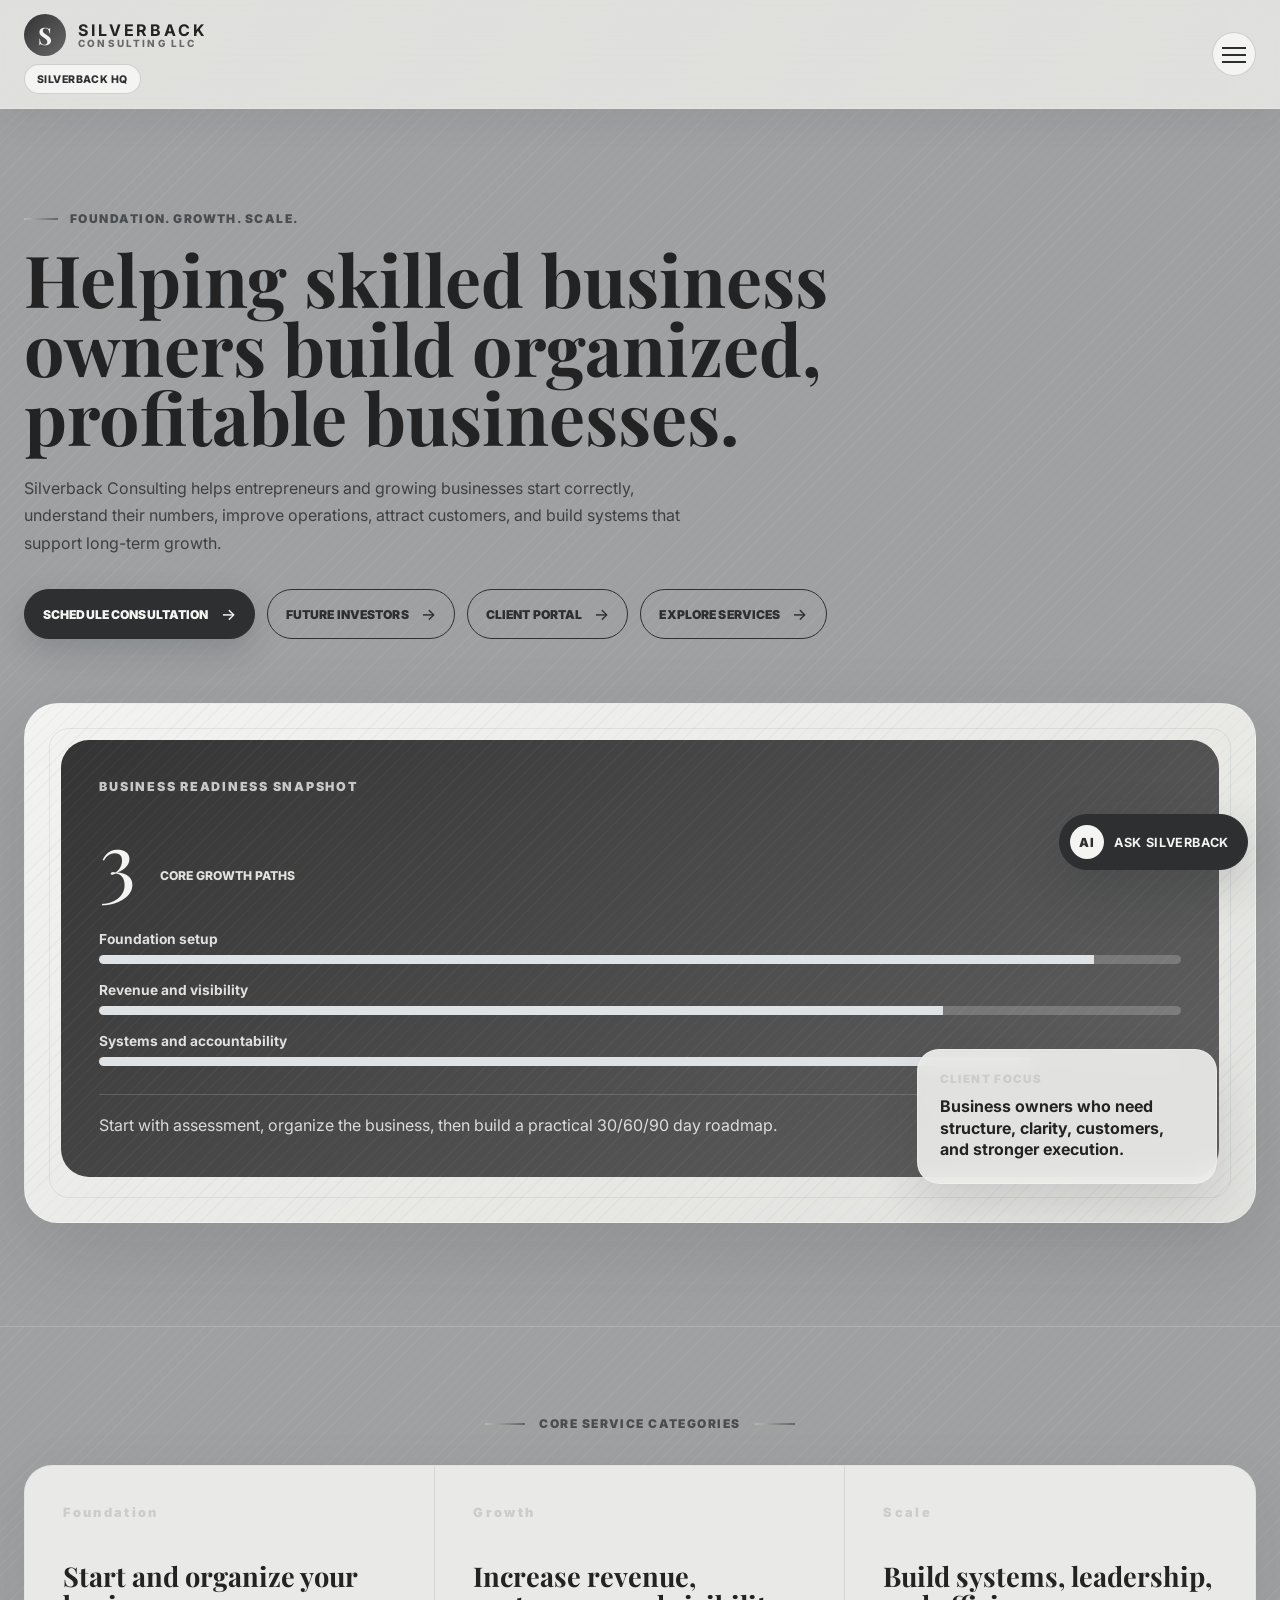
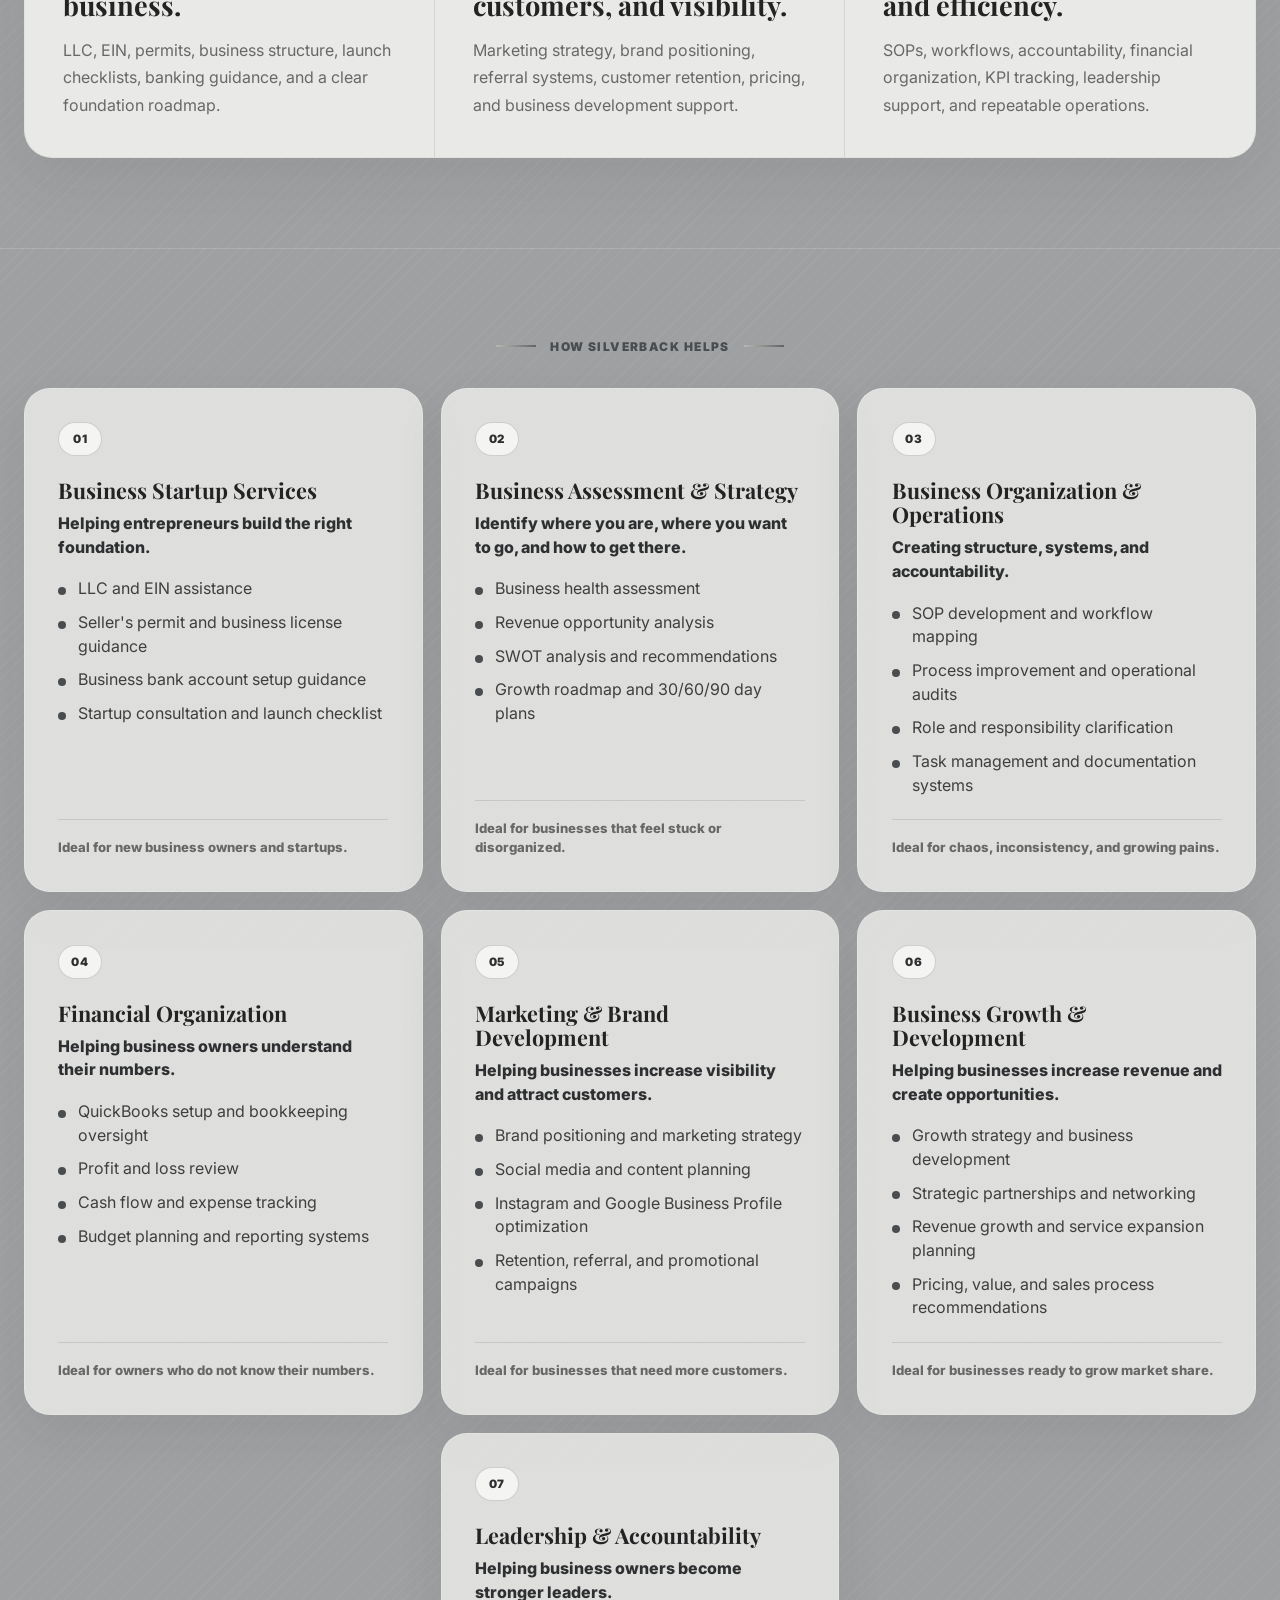
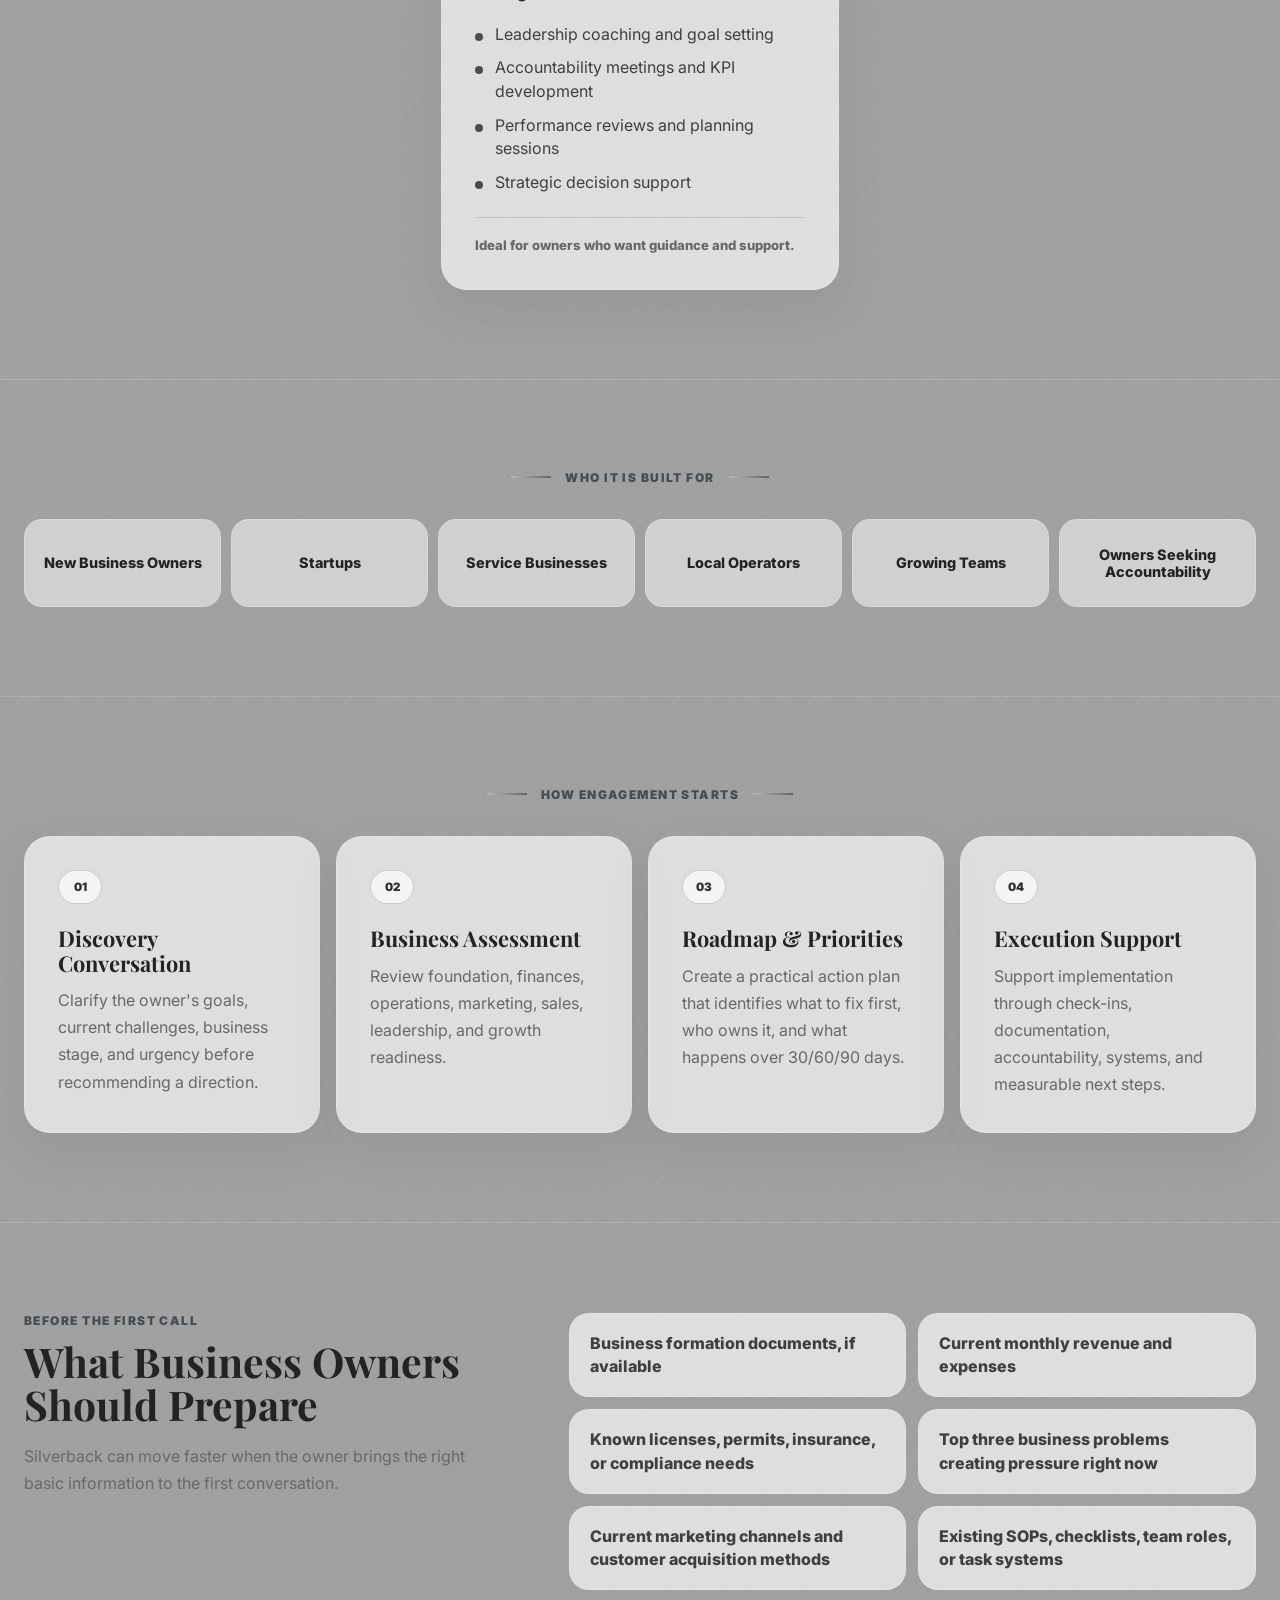
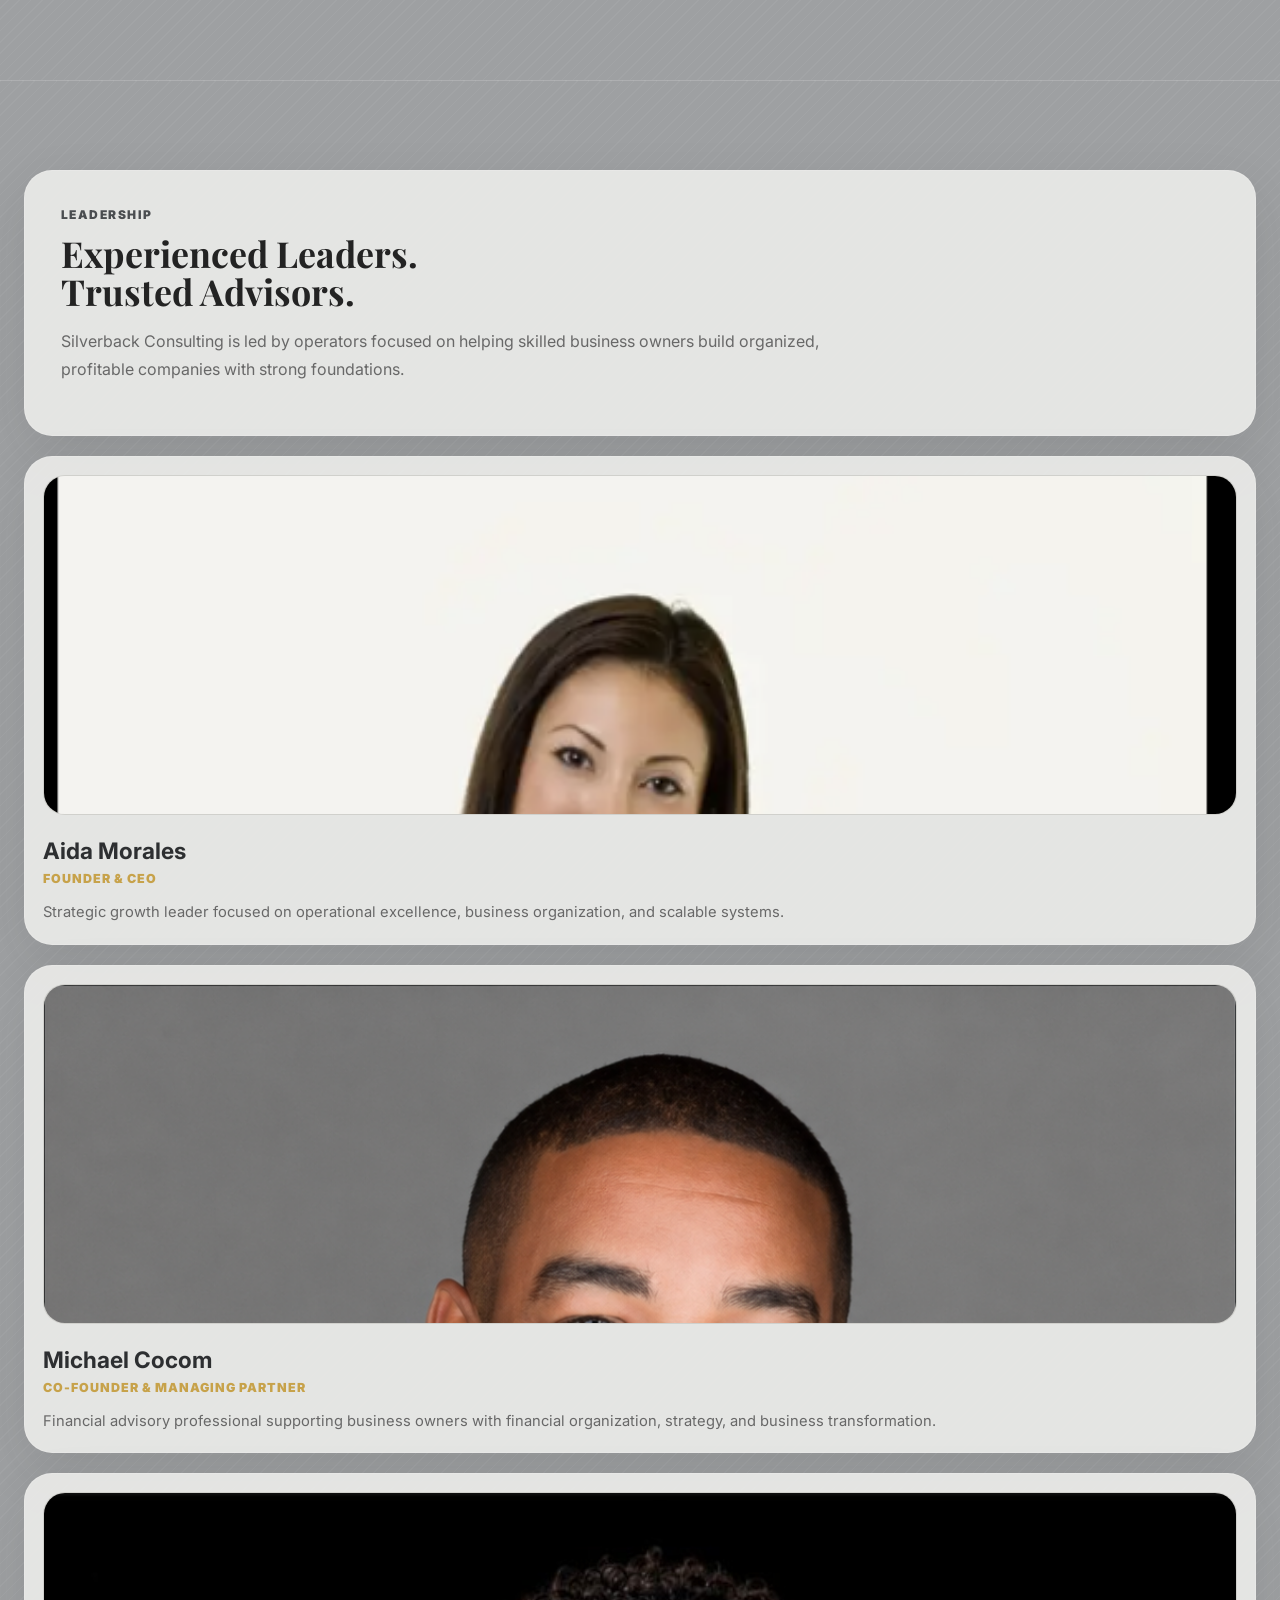
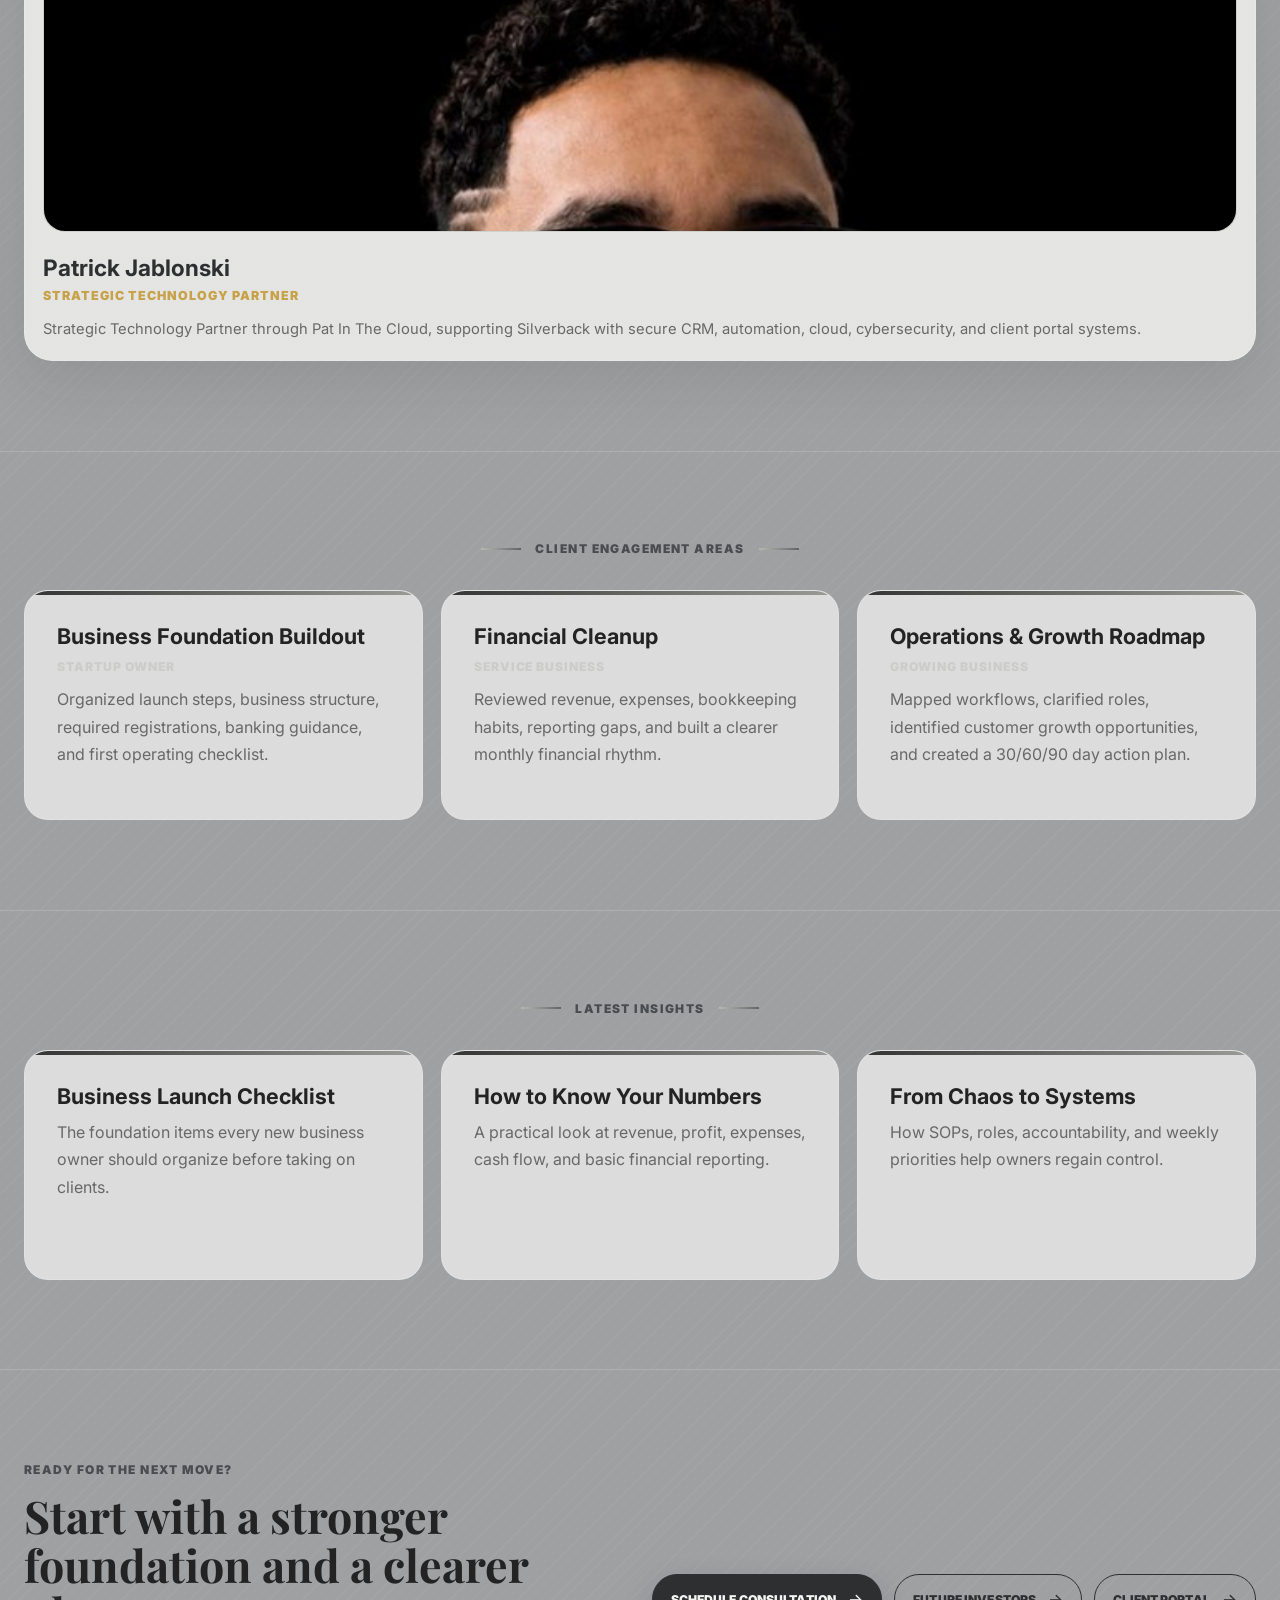
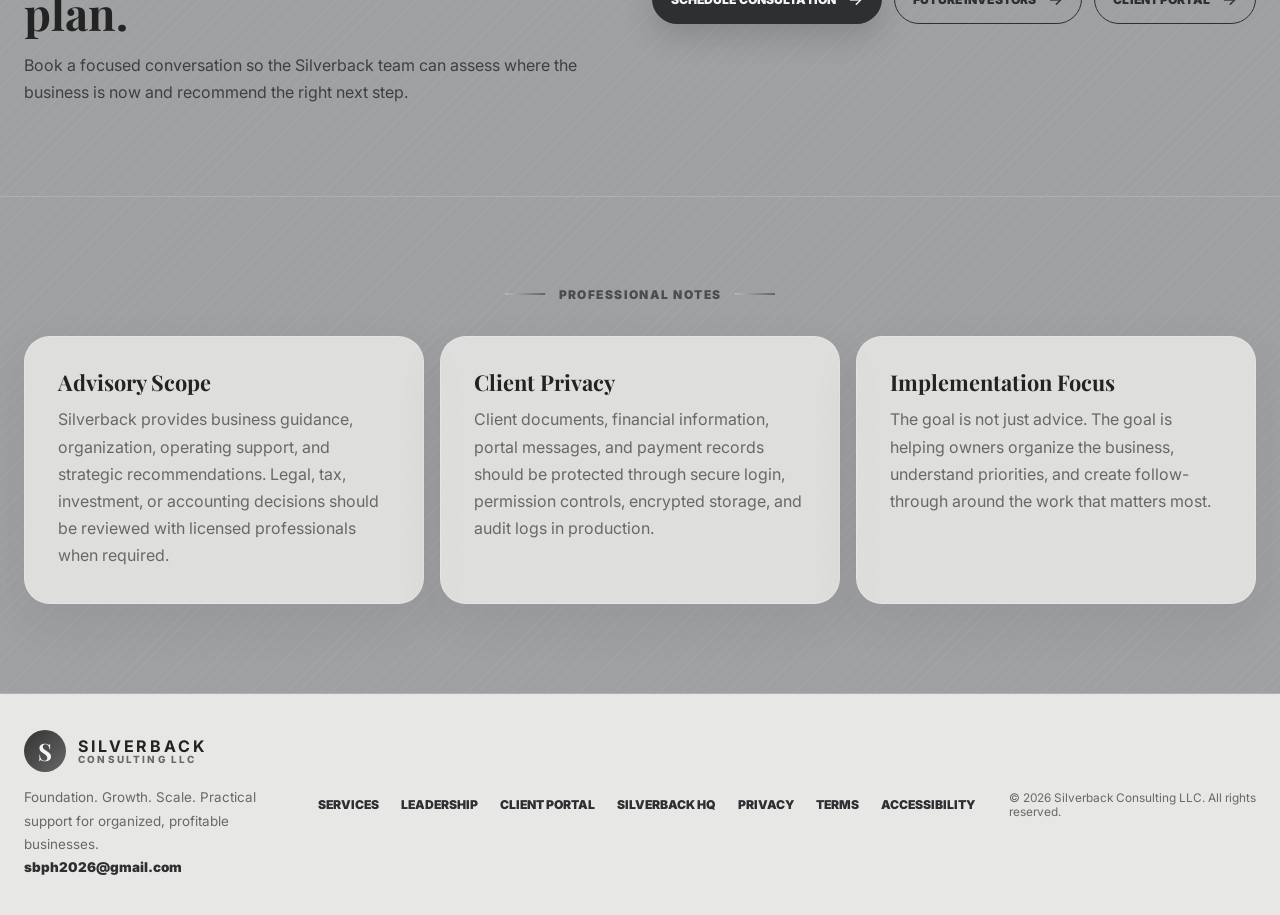
<file: index.html>
<!doctype html>
<html lang="en">
  <head>
    <meta charset="utf-8">
    <meta name="viewport" content="width=device-width, initial-scale=1">
    <title>Silverback Consulting LLC</title>
    <meta
      name="description"
      content="Silverback Consulting LLC helps entrepreneurs and business owners build strong foundations, increase revenue, create organized operating systems, and modernize with secure business technology."
    >
    <meta
      name="keywords"
      content="Silverback Consulting, Patrick Jablonski, Strategic Technology Partner, Pat In The Cloud, AI Business Automation, Azure Cloud Solutions, Enterprise CRM Development, Website Engineering, Cybersecurity, Business Technology Consulting"
    >
    <meta name="theme-color" content="#9ea0a2">
    <link rel="preconnect" href="https://fonts.googleapis.com">
    <link rel="preconnect" href="https://fonts.gstatic.com" crossorigin>
    <link
      href="https://fonts.googleapis.com/css2?family=Inter:wght@400;500;600;700;800&family=Playfair+Display:wght@600;700&display=swap"
      rel="stylesheet"
    >
    <link rel="stylesheet" href="styles.css?v=production-2">
    <script type="application/ld+json">
      {
        "@context": "https://schema.org",
        "@type": "Organization",
        "name": "Silverback Consulting LLC",
        "url": "https://www.sbpnetwork.com/",
        "description": "Business consulting firm helping entrepreneurs and growing business owners build strong foundations, organize operations, improve financial clarity, and modernize business systems.",
        "knowsAbout": [
          "Business Startup Services",
          "Business Assessment",
          "Business Strategy",
          "AI Business Automation",
          "Azure Cloud Solutions",
          "Enterprise CRM Development",
          "Website Engineering",
          "Cybersecurity",
          "Business Technology Consulting"
        ],
        "member": [
          {
            "@type": "Person",
            "name": "Aida Morales",
            "jobTitle": "Founder & CEO"
          },
          {
            "@type": "Person",
            "name": "Michael Cocom",
            "jobTitle": "Co-Founder & Managing Partner"
          },
          {
            "@type": "Person",
            "name": "Patrick Jablonski",
            "jobTitle": "Strategic Technology Partner",
            "affiliation": {
              "@type": "Organization",
              "name": "Pat In The Cloud",
              "url": "https://patinthecloud.com/"
            },
            "knowsAbout": [
              "AI Business Automation",
              "Azure Cloud Architecture",
              "Enterprise CRM Development",
              "Secure Client Portal Development",
              "Cybersecurity Architecture",
              "Business Intelligence Dashboards",
              "Website Engineering"
            ]
          }
        ]
      }
    </script>
  </head>
  <body id="top">
    <a class="skip-link" href="#main-content">Skip to content</a>
    <header class="site-header">
      <div class="brand-lockup">
        <a class="brand" href="#top" aria-label="Silverback Consulting home">
          <span class="brand-mark">S</span>
          <span class="brand-text"><strong>Silverback</strong><small>Consulting LLC</small></span>
        </a>
        <a class="hq-tab" href="crm.html">Silverback HQ</a>
      </div>
      <button class="menu-toggle" type="button" aria-label="Open navigation" aria-expanded="false" aria-controls="site-nav" data-menu-toggle>
        <span></span><span></span><span></span>
      </button>
      <nav class="site-nav" id="site-nav" data-nav>
        <a href="#services">Services</a>
        <a href="#industries">Industries</a>
        <a href="#insights">Insights</a>
        <a href="#case-studies">Case Studies</a>
        <a href="#leadership">About</a>
        <a href="#contact">Contact</a>
        <a class="nav-button" href="#future-investors">Future Investors</a>
        <a class="nav-button" href="client-portal.html">Client Portal</a>
        <a class="nav-button filled" href="#schedule-consultation">Schedule Consultation</a>
      </nav>
    </header>

    <main id="main-content">
      <section class="hero">
        <div class="hero-copy">
          <p class="eyebrow">Foundation. Growth. Scale.</p>
          <h1>Helping skilled business owners build organized, profitable businesses.</h1>
          <p>
            Silverback Consulting helps entrepreneurs and growing businesses start correctly,
            understand their numbers, improve operations, attract customers, and build systems
            that support long-term growth.
          </p>
          <div class="hero-actions">
            <a class="button primary" href="#schedule-consultation">Schedule Consultation</a>
            <a class="button ghost" href="#future-investors">Future Investors</a>
            <a class="button ghost" href="client-portal.html">Client Portal</a>
            <a class="button ghost" href="#services">Explore Services</a>
          </div>
        </div>
        <div class="hero-visual" aria-label="Business performance overview">
          <div class="insight-panel">
            <div class="panel-topline">Business Readiness Snapshot</div>
            <div class="panel-score">
              <span>3</span>
              <small>Core growth paths</small>
            </div>
            <div class="panel-bars">
              <span style="--bar: 92%"><b>Foundation setup</b></span>
              <span style="--bar: 78%"><b>Revenue and visibility</b></span>
              <span style="--bar: 86%"><b>Systems and accountability</b></span>
            </div>
            <div class="panel-note">Start with assessment, organize the business, then build a practical 30/60/90 day roadmap.</div>
          </div>
          <div class="decision-card">
            <span>Client Focus</span>
            <strong>Business owners who need structure, clarity, customers, and stronger execution.</strong>
          </div>
        </div>
      </section>

      <section class="focus-strip" id="services">
        <div class="section-kicker">Core Service Categories</div>
        <div class="focus-grid">
          <article>
            <span class="line-icon">Foundation</span>
            <h2>Start and organize your business.</h2>
            <p>LLC, EIN, permits, business structure, launch checklists, banking guidance, and a clear foundation roadmap.</p>
          </article>
          <article>
            <span class="line-icon">Growth</span>
            <h2>Increase revenue, customers, and visibility.</h2>
            <p>Marketing strategy, brand positioning, referral systems, customer retention, pricing, and business development support.</p>
          </article>
          <article>
            <span class="line-icon">Scale</span>
            <h2>Build systems, leadership, and efficiency.</h2>
            <p>SOPs, workflows, accountability, financial organization, KPI tracking, leadership support, and repeatable operations.</p>
          </article>
        </div>
      </section>

      <section class="services-detail-section">
        <div class="section-kicker">How Silverback Helps</div>
        <div class="service-detail-grid">
          <article>
            <span>01</span>
            <h3>Business Startup Services</h3>
            <p>Helping entrepreneurs build the right foundation.</p>
            <ul>
              <li>LLC and EIN assistance</li>
              <li>Seller's permit and business license guidance</li>
              <li>Business bank account setup guidance</li>
              <li>Startup consultation and launch checklist</li>
            </ul>
            <small>Ideal for new business owners and startups.</small>
          </article>
          <article>
            <span>02</span>
            <h3>Business Assessment & Strategy</h3>
            <p>Identify where you are, where you want to go, and how to get there.</p>
            <ul>
              <li>Business health assessment</li>
              <li>Revenue opportunity analysis</li>
              <li>SWOT analysis and recommendations</li>
              <li>Growth roadmap and 30/60/90 day plans</li>
            </ul>
            <small>Ideal for businesses that feel stuck or disorganized.</small>
          </article>
          <article>
            <span>03</span>
            <h3>Business Organization & Operations</h3>
            <p>Creating structure, systems, and accountability.</p>
            <ul>
              <li>SOP development and workflow mapping</li>
              <li>Process improvement and operational audits</li>
              <li>Role and responsibility clarification</li>
              <li>Task management and documentation systems</li>
            </ul>
            <small>Ideal for chaos, inconsistency, and growing pains.</small>
          </article>
          <article>
            <span>04</span>
            <h3>Financial Organization</h3>
            <p>Helping business owners understand their numbers.</p>
            <ul>
              <li>QuickBooks setup and bookkeeping oversight</li>
              <li>Profit and loss review</li>
              <li>Cash flow and expense tracking</li>
              <li>Budget planning and reporting systems</li>
            </ul>
            <small>Ideal for owners who do not know their numbers.</small>
          </article>
          <article>
            <span>05</span>
            <h3>Marketing & Brand Development</h3>
            <p>Helping businesses increase visibility and attract customers.</p>
            <ul>
              <li>Brand positioning and marketing strategy</li>
              <li>Social media and content planning</li>
              <li>Instagram and Google Business Profile optimization</li>
              <li>Retention, referral, and promotional campaigns</li>
            </ul>
            <small>Ideal for businesses that need more customers.</small>
          </article>
          <article>
            <span>06</span>
            <h3>Business Growth & Development</h3>
            <p>Helping businesses increase revenue and create opportunities.</p>
            <ul>
              <li>Growth strategy and business development</li>
              <li>Strategic partnerships and networking</li>
              <li>Revenue growth and service expansion planning</li>
              <li>Pricing, value, and sales process recommendations</li>
            </ul>
            <small>Ideal for businesses ready to grow market share.</small>
          </article>
          <article>
            <span>07</span>
            <h3>Leadership & Accountability</h3>
            <p>Helping business owners become stronger leaders.</p>
            <ul>
              <li>Leadership coaching and goal setting</li>
              <li>Accountability meetings and KPI development</li>
              <li>Performance reviews and planning sessions</li>
              <li>Strategic decision support</li>
            </ul>
            <small>Ideal for owners who want guidance and support.</small>
          </article>
        </div>
      </section>

      <section class="industries-section" id="industries">
        <div class="section-kicker">Who It Is Built For</div>
        <div class="industries-grid">
          <span>New Business Owners</span>
          <span>Startups</span>
          <span>Service Businesses</span>
          <span>Local Operators</span>
          <span>Growing Teams</span>
          <span>Owners Seeking Accountability</span>
        </div>
      </section>

      <section class="engagement-section">
        <div class="section-kicker">How Engagement Starts</div>
        <div class="engagement-grid">
          <article>
            <span>01</span>
            <h3>Discovery Conversation</h3>
            <p>Clarify the owner's goals, current challenges, business stage, and urgency before recommending a direction.</p>
          </article>
          <article>
            <span>02</span>
            <h3>Business Assessment</h3>
            <p>Review foundation, finances, operations, marketing, sales, leadership, and growth readiness.</p>
          </article>
          <article>
            <span>03</span>
            <h3>Roadmap & Priorities</h3>
            <p>Create a practical action plan that identifies what to fix first, who owns it, and what happens over 30/60/90 days.</p>
          </article>
          <article>
            <span>04</span>
            <h3>Execution Support</h3>
            <p>Support implementation through check-ins, documentation, accountability, systems, and measurable next steps.</p>
          </article>
        </div>
      </section>

      <section class="readiness-section">
        <div>
          <p class="eyebrow">Before The First Call</p>
          <h2>What Business Owners Should Prepare</h2>
          <p>Silverback can move faster when the owner brings the right basic information to the first conversation.</p>
        </div>
        <div class="readiness-list">
          <span>Business formation documents, if available</span>
          <span>Current monthly revenue and expenses</span>
          <span>Known licenses, permits, insurance, or compliance needs</span>
          <span>Top three business problems creating pressure right now</span>
          <span>Current marketing channels and customer acquisition methods</span>
          <span>Existing SOPs, checklists, team roles, or task systems</span>
        </div>
      </section>

      <section class="leadership-section" id="leadership">
        <div class="leadership-copy">
          <p class="eyebrow">Leadership</p>
          <h2>Experienced Leaders. Trusted Advisors.</h2>
          <p>
            Silverback Consulting is led by operators focused on helping skilled business owners
            build organized, profitable companies with strong foundations.
          </p>
        </div>
        <div class="leadership-grid" aria-label="Silverback Consulting leadership team">
          <article class="leader-card">
              <img class="leader-photo" src="aida-morales.png" alt="Aida Morales, Founder and CEO of Silverback Consulting">
            <div>
              <h3>Aida Morales</h3>
              <span>Founder & CEO</span>
              <p>Strategic growth leader focused on operational excellence, business organization, and scalable systems.</p>
            </div>
          </article>
          <article class="leader-card">
              <img class="leader-photo" src="michael-cocom.png?v=crop-1" alt="Michael Cocom, Co-Founder and Managing Partner of Silverback Consulting">
            <div>
              <h3>Michael Cocom</h3>
              <span>Co-Founder & Managing Partner</span>
              <p>Financial advisory professional supporting business owners with financial organization, strategy, and business transformation.</p>
            </div>
          </article>
          <article class="leader-card">
              <img class="leader-photo" src="patrick-jablonski.jpg" alt="Patrick Jablonski, Strategic Technology Partner for Silverback Consulting">
            <div>
              <h3>Patrick Jablonski</h3>
              <span>Strategic Technology Partner</span>
              <p>Strategic Technology Partner through Pat In The Cloud, supporting Silverback with secure CRM, automation, cloud, cybersecurity, and client portal systems.</p>
            </div>
          </article>
        </div>
      </section>

      <section class="case-section" id="case-studies">
        <div class="section-kicker">Client Engagement Areas</div>
        <div class="card-grid">
          <article>
            <h3>Business Foundation Buildout</h3>
            <span>Startup Owner</span>
            <p>Organized launch steps, business structure, required registrations, banking guidance, and first operating checklist.</p>
          </article>
          <article>
            <h3>Financial Cleanup</h3>
            <span>Service Business</span>
            <p>Reviewed revenue, expenses, bookkeeping habits, reporting gaps, and built a clearer monthly financial rhythm.</p>
          </article>
          <article>
            <h3>Operations & Growth Roadmap</h3>
            <span>Growing Business</span>
            <p>Mapped workflows, clarified roles, identified customer growth opportunities, and created a 30/60/90 day action plan.</p>
          </article>
        </div>
      </section>

      <section class="insights-section" id="insights">
        <div class="section-kicker">Latest Insights</div>
        <div class="card-grid insights-grid">
          <article><h3>Business Launch Checklist</h3><p>The foundation items every new business owner should organize before taking on clients.</p></article>
          <article><h3>How to Know Your Numbers</h3><p>A practical look at revenue, profit, expenses, cash flow, and basic financial reporting.</p></article>
          <article><h3>From Chaos to Systems</h3><p>How SOPs, roles, accountability, and weekly priorities help owners regain control.</p></article>
        </div>
      </section>

      <section class="closing-cta" id="contact">
        <div>
          <p class="eyebrow">Ready for the next move?</p>
          <h2>Start with a stronger foundation and a clearer plan.</h2>
          <p>Book a focused conversation so the Silverback team can assess where the business is now and recommend the right next step.</p>
        </div>
        <div class="closing-actions">
          <a class="button primary" href="#schedule-consultation">Schedule Consultation</a>
          <a class="button ghost" href="#future-investors">Future Investors</a>
          <a class="button ghost" href="client-portal.html">Client Portal</a>
        </div>
      </section>

      <section class="trust-section">
        <div class="section-kicker">Professional Notes</div>
        <div class="trust-grid">
          <article>
            <h3>Advisory Scope</h3>
            <p>Silverback provides business guidance, organization, operating support, and strategic recommendations. Legal, tax, investment, or accounting decisions should be reviewed with licensed professionals when required.</p>
          </article>
          <article>
            <h3>Client Privacy</h3>
            <p>Client documents, financial information, portal messages, and payment records should be protected through secure login, permission controls, encrypted storage, and audit logs in production.</p>
          </article>
          <article>
            <h3>Implementation Focus</h3>
            <p>The goal is not just advice. The goal is helping owners organize the business, understand priorities, and create follow-through around the work that matters most.</p>
          </article>
        </div>
      </section>

      <section class="investor-section investor-modal" id="future-investors" hidden aria-label="Future investor intake popup">
        <div class="investor-dialog" role="dialog" aria-modal="true" aria-labelledby="investor-title">
          <div class="investor-intro">
            <p class="eyebrow">Future Investors</p>
            <h2 id="investor-title">Investor Intake</h2>
            <p>Share your contact details, investment goals, and timeline for follow-up.</p>
            <button class="investor-close" type="button" data-investor-close aria-label="Close investor intake">Close</button>
          </div>
          <form class="investor-form" data-investor-form>
            <label>Full Name<input type="text" name="investorName" placeholder="Your full name" required></label>
            <label>Email<input type="email" name="investorEmail" placeholder="name@domain.com" required></label>
            <label>Phone<input type="tel" name="investorPhone" placeholder="(555) 000-0000"></label>
            <label>Investor Type<select name="investorType" required><option value="">Select one</option><option>Individual Investor</option><option>Business Owner</option><option>Family Office</option><option>Institutional Investor</option><option>Strategic Partner</option></select></label>
            <label>Investment Interest<select name="investmentInterest" required><option value="">Select interest</option><option>Business Acquisition</option><option>Growth Capital</option><option>Real Estate / Development</option><option>Private Equity Opportunity</option><option>Partnership / Joint Venture</option></select></label>
            <label>Investment Range<select name="investmentRange" required><option value="">Select range</option><option>Under $50,000</option><option>$50,000 - $250,000</option><option>$250,000 - $1M</option><option>$1M - $5M</option><option>$5M+</option></select></label>
            <label>Timeline<select name="timeline"><option>Exploring Options</option><option>0-3 Months</option><option>3-6 Months</option><option>6-12 Months</option><option>12+ Months</option></select></label>
            <label>Preferred Follow-Up<select name="followUp"><option>Email</option><option>Phone Call</option><option>Video Meeting</option><option>In-Person Meeting</option></select></label>
            <label class="wide">Goals<textarea name="investorGoals" rows="3" placeholder="Share investment goals, questions, and anything the team should know."></textarea></label>
            <label class="checkbox-row wide"><input type="checkbox" name="permission" required> I agree to be contacted by Silverback Consulting LLC regarding future investment opportunities.</label>
            <button class="button primary" type="submit">Submit Investor Intake</button>
            <p class="form-status" data-investor-status role="status" aria-live="polite"></p>
          </form>
        </div>
      </section>

      <section class="schedule-modal" id="schedule-consultation" hidden aria-label="Schedule consultation popup">
        <div class="schedule-dialog" role="dialog" aria-modal="true" aria-labelledby="schedule-title">
          <div class="schedule-intro">
            <p class="eyebrow">Schedule Consultation</p>
            <h2 id="schedule-title">Book a One-Hour Meeting</h2>
            <p>Choose a date and a one-hour time slot between 10:00 AM and 4:00 PM.</p>
            <button class="investor-close" type="button" data-schedule-close aria-label="Close schedule form">Close</button>
          </div>
          <form class="schedule-form" data-schedule-form>
            <label>Full Name<input type="text" name="scheduleName" placeholder="Your full name" required></label>
            <label>Email<input type="email" name="scheduleEmail" placeholder="name@domain.com" required></label>
            <label>Phone<input type="tel" name="schedulePhone" placeholder="(555) 000-0000"></label>
            <label>Meeting Date<input type="date" name="meetingDate" required></label>
            <label>Meeting Time<select name="meetingTime" required><option value="">Select one-hour time slot</option><option>10:00 AM - 11:00 AM</option><option>11:00 AM - 12:00 PM</option><option>12:00 PM - 1:00 PM</option><option>1:00 PM - 2:00 PM</option><option>2:00 PM - 3:00 PM</option><option>3:00 PM - 4:00 PM</option></select></label>
            <label class="wide">Discussion Notes<textarea name="meetingNotes" rows="3" placeholder="Briefly share your business goals or questions."></textarea></label>
            <button class="button primary" type="submit">Request Meeting</button>
            <p class="form-status" data-schedule-status role="status" aria-live="polite"></p>
          </form>
        </div>
      </section>
    </main>

    <footer class="site-footer">
      <div>
        <a class="brand footer-brand" href="#top" aria-label="Silverback Consulting home">
          <span class="brand-mark">S</span>
          <span class="brand-text"><strong>Silverback</strong><small>Consulting LLC</small></span>
        </a>
        <p>Foundation. Growth. Scale. Practical support for organized, profitable businesses.</p>
        <p><a href="mailto:sbph2026@gmail.com">sbph2026@gmail.com</a></p>
      </div>
      <nav>
        <a href="#services">Services</a>
        <a href="#leadership">Leadership</a>
        <a href="client-portal.html">Client Portal</a>
        <a href="crm.html">Silverback HQ</a>
        <a href="privacy.html">Privacy</a>
        <a href="terms.html">Terms</a>
        <a href="accessibility.html">Accessibility</a>
      </nav>
      <span>© 2026 Silverback Consulting LLC. All rights reserved.</span>
    </footer>

    <section class="ai-chat" data-chat-widget aria-label="Silverback AI assistant">
      <button class="ai-chat-toggle" type="button" data-chat-toggle aria-expanded="false" aria-controls="silverback-chat-panel">
        <span>AI</span>
        <strong>Ask Silverback</strong>
      </button>
      <div class="ai-chat-panel" id="silverback-chat-panel" data-chat-panel hidden>
        <div class="ai-chat-header">
          <div>
            <span>Silverback AI</span>
            <strong>Strategy Assistant</strong>
          </div>
          <button type="button" data-chat-close aria-label="Close chat">Close</button>
        </div>
        <div class="ai-chat-messages" data-chat-messages aria-live="polite"></div>
        <div class="ai-chat-actions" data-chat-actions>
          <button type="button" data-chat-prompt="What services do you offer?">Services</button>
          <button type="button" data-chat-prompt="I want to schedule a consultation">Schedule</button>
          <button type="button" data-chat-prompt="I am a future investor">Investors</button>
          <button type="button" data-chat-prompt="I want to become a lead">Capture my info</button>
        </div>
        <form class="ai-chat-form" data-chat-form>
          <input type="text" name="message" autocomplete="off" placeholder="Ask about services, pricing, investing, or next steps..." aria-label="Message Silverback AI">
          <button type="submit">Send</button>
        </form>
      </div>
    </section>

    <script src="script.js?v=production-1"></script>
  </body>
</html>
</file>
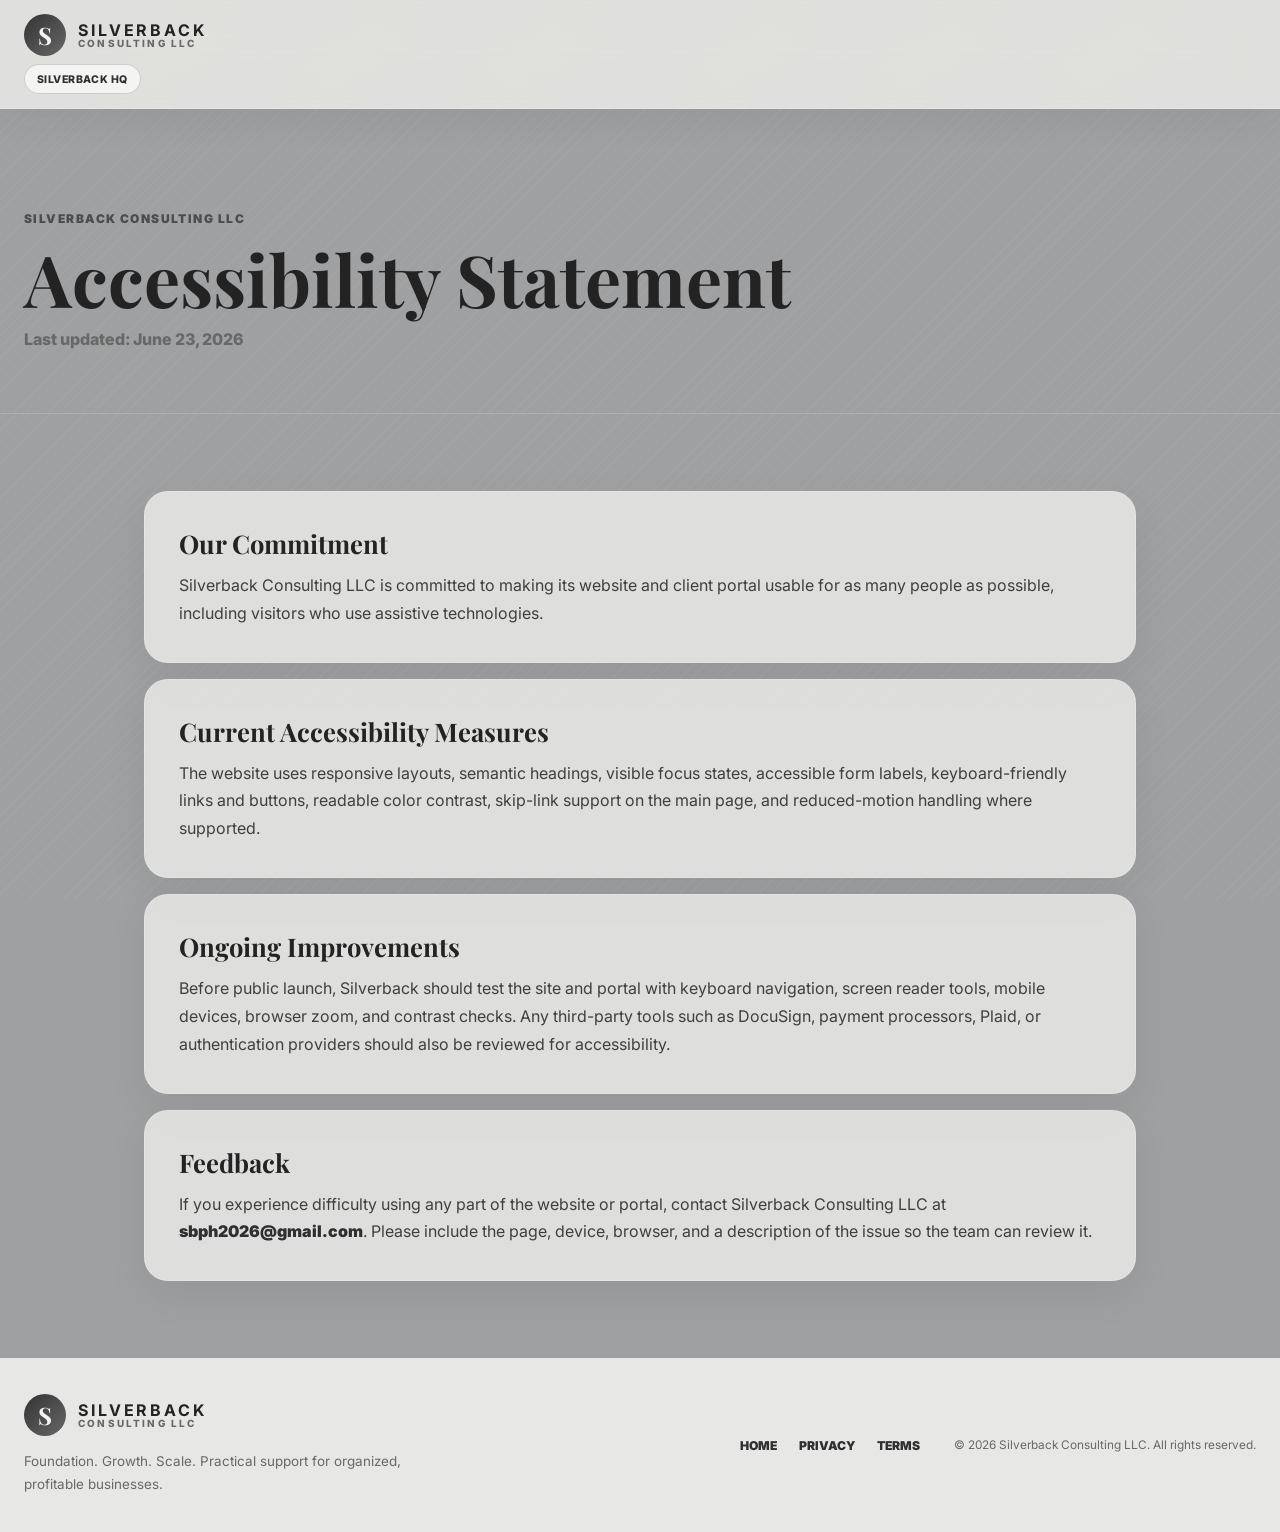
<file: accessibility.html>
<!doctype html>
<html lang="en">
  <head>
    <meta charset="utf-8">
    <meta name="viewport" content="width=device-width, initial-scale=1">
    <title>Accessibility Statement | Silverback Consulting LLC</title>
    <meta name="description" content="Accessibility statement for Silverback Consulting LLC.">
    <meta name="theme-color" content="#9ea0a2">
    <link rel="preconnect" href="https://fonts.googleapis.com">
    <link rel="preconnect" href="https://fonts.gstatic.com" crossorigin>
    <link
      href="https://fonts.googleapis.com/css2?family=Inter:wght@400;500;600;700;800&family=Playfair+Display:wght@600;700&display=swap"
      rel="stylesheet"
    >
    <link rel="stylesheet" href="styles.css?v=production-1">
  </head>
  <body id="top">
    <header class="site-header">
      <div class="brand-lockup">
        <a class="brand" href="index.html" aria-label="Silverback Consulting home">
          <span class="brand-mark">S</span>
          <span class="brand-text"><strong>Silverback</strong><small>Consulting LLC</small></span>
        </a>
        <a class="hq-tab" href="crm.html">Silverback HQ</a>
      </div>
      <nav class="site-nav legal-nav">
        <a href="index.html#services">Services</a>
        <a href="client-portal.html">Client Portal</a>
        <a class="nav-button filled" href="index.html#schedule-consultation">Schedule Consultation</a>
      </nav>
    </header>

    <main>
      <section class="legal-hero">
        <p class="eyebrow">Silverback Consulting LLC</p>
        <h1>Accessibility Statement</h1>
        <p>Last updated: June 23, 2026</p>
      </section>

      <section class="legal-content">
        <article>
          <h2>Our Commitment</h2>
          <p>Silverback Consulting LLC is committed to making its website and client portal usable for as many people as possible, including visitors who use assistive technologies.</p>
        </article>

        <article>
          <h2>Current Accessibility Measures</h2>
          <p>The website uses responsive layouts, semantic headings, visible focus states, accessible form labels, keyboard-friendly links and buttons, readable color contrast, skip-link support on the main page, and reduced-motion handling where supported.</p>
        </article>

        <article>
          <h2>Ongoing Improvements</h2>
          <p>Before public launch, Silverback should test the site and portal with keyboard navigation, screen reader tools, mobile devices, browser zoom, and contrast checks. Any third-party tools such as DocuSign, payment processors, Plaid, or authentication providers should also be reviewed for accessibility.</p>
        </article>

        <article>
          <h2>Feedback</h2>
          <p>If you experience difficulty using any part of the website or portal, contact Silverback Consulting LLC at <a href="mailto:sbph2026@gmail.com">sbph2026@gmail.com</a>. Please include the page, device, browser, and a description of the issue so the team can review it.</p>
        </article>
      </section>
    </main>

    <footer class="site-footer">
      <div>
        <a class="brand footer-brand" href="index.html" aria-label="Silverback Consulting home">
          <span class="brand-mark">S</span>
          <span class="brand-text"><strong>Silverback</strong><small>Consulting LLC</small></span>
        </a>
        <p>Foundation. Growth. Scale. Practical support for organized, profitable businesses.</p>
      </div>
      <nav>
        <a href="index.html">Home</a>
        <a href="privacy.html">Privacy</a>
        <a href="terms.html">Terms</a>
      </nav>
      <span>© 2026 Silverback Consulting LLC. All rights reserved.</span>
    </footer>
  </body>
</html>
</file>
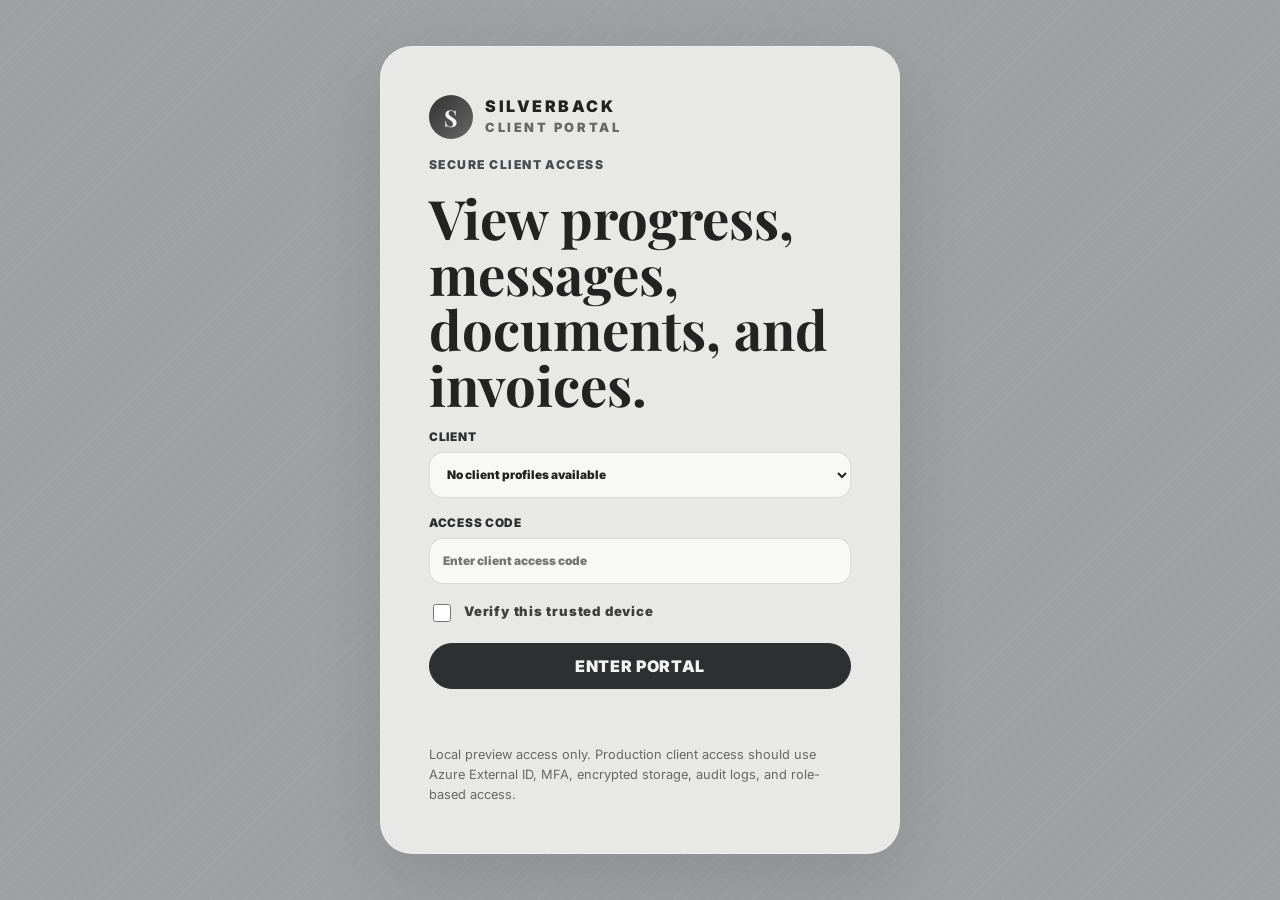
<file: client-portal.html>
<!doctype html>
<html lang="en">
  <head>
    <meta charset="utf-8">
    <meta name="viewport" content="width=device-width, initial-scale=1">
    <title>Silverback Client Portal</title>
    <meta name="description" content="Secure Silverback Consulting client portal for project progress, messages, documents, signatures, invoices, and payments.">
    <meta name="theme-color" content="#9ea0a2">
    <link rel="preconnect" href="https://fonts.googleapis.com">
    <link rel="preconnect" href="https://fonts.gstatic.com" crossorigin>
    <link
      href="https://fonts.googleapis.com/css2?family=Inter:wght@400;500;600;700;800&family=Playfair+Display:wght@600;700&display=swap"
      rel="stylesheet"
    >
    <link rel="stylesheet" href="portal.css?v=bank-portal-2">
  </head>
  <body>
    <section class="portal-login" data-login-screen>
      <form class="login-card" data-login-form>
        <a class="portal-brand" href="index.html" aria-label="Silverback Consulting home">
          <span>S</span>
          <strong>Silverback</strong>
          <small>Client Portal</small>
        </a>
        <p>Secure Client Access</p>
        <h1>View progress, messages, documents, and invoices.</h1>
        <label>
          Client
          <select name="clientName" data-client-select></select>
        </label>
        <label>
          Access Code
          <input type="password" name="accessCode" placeholder="Enter client access code" required>
        </label>
        <label class="check-row">
          <input type="checkbox" name="mfa" required>
          Verify this trusted device
        </label>
        <button type="submit">Enter Portal</button>
        <span data-login-error></span>
        <small>Local preview access only. Production client access should use Azure External ID, MFA, encrypted storage, audit logs, and role-based access.</small>
      </form>
    </section>

    <div class="portal-shell" data-portal-shell hidden>
      <aside class="portal-sidebar">
        <a class="portal-logo" href="index.html">
          <span>S</span>
          <strong>Silverback Portal</strong>
        </a>
        <nav>
          <a class="active" href="#overview" data-portal-link="overview">Home</a>
          <a href="#process" data-portal-link="process">Process</a>
          <a href="#assessment" data-portal-link="assessment">Assessment</a>
          <a href="#messages" data-portal-link="messages">Messages</a>
          <a href="#documents" data-portal-link="documents">Documents</a>
          <a href="#billing" data-portal-link="billing">Billing</a>
          <a href="#statements" data-portal-link="statements">Statements</a>
          <a href="#security" data-portal-link="security">Security</a>
        </nav>
        <button type="button" data-lock-portal>Lock Portal</button>
      </aside>

      <main class="portal-main">
        <header class="portal-topbar">
          <div>
            <p>Client Workspace</p>
            <h1 data-client-heading>Client Portal</h1>
          </div>
          <div class="portal-actions">
            <span data-session-status>Protected session</span>
            <a href="crm.html">Silverback HQ</a>
            <a href="index.html">Public Site</a>
            <a href="privacy.html">Privacy</a>
            <a href="terms.html">Terms</a>
          </div>
        </header>

        <section class="portal-view active" id="overview" data-portal-view="overview">
          <div class="portal-account-bar">
            <article>
              <span>Secure Messages</span>
              <strong>Open</strong>
            </article>
            <article>
              <span>Documents</span>
              <strong data-home-document-count>0 Pending</strong>
            </article>
            <article>
              <span>Balance</span>
              <strong data-home-balance>$0 Due</strong>
            </article>
            <article>
              <span>Portal Status</span>
              <strong>Protected</strong>
            </article>
          </div>
          <div class="client-home-hero">
            <div>
              <p>Client Portal Home</p>
              <h2 data-home-welcome>Welcome back.</h2>
              <span data-home-summary>Your Silverback workspace is ready.</span>
            </div>
            <div class="home-status-card">
              <span>Next Action</span>
              <strong data-home-next-action>Review roadmap</strong>
              <button type="button" data-portal-jump="messages">Ask Silverback A Question</button>
            </div>
          </div>
          <div class="summary-grid">
            <article>
              <span>Current Phase</span>
              <strong data-current-phase>Foundation</strong>
            </article>
            <article>
              <span>Status</span>
              <strong data-client-status>Active</strong>
            </article>
            <article>
              <span>Next Action</span>
              <strong data-next-action>Review roadmap</strong>
            </article>
            <article>
              <span>Open Items</span>
              <strong data-open-items>0</strong>
            </article>
          </div>
          <div class="home-detail-grid">
            <article>
              <span>Current Project</span>
              <strong data-home-project>Initial assessment</strong>
            </article>
            <article>
              <span>Priority Focus</span>
              <strong data-home-problem>Not yet documented</strong>
            </article>
            <article>
              <span>Last Contact</span>
              <strong data-home-last-contact>No date recorded</strong>
            </article>
          </div>
          <div class="portal-onboarding-panel">
            <div>
              <span>Onboarding Completion</span>
              <strong data-portal-onboarding-percent>0%</strong>
              <div class="portal-progress"><i data-portal-onboarding-bar></i></div>
            </div>
            <p data-portal-onboarding-next>Review your next required action.</p>
          </div>
          <div class="portal-command-grid">
            <button type="button" data-portal-jump="messages">Send Message</button>
            <button type="button" data-portal-jump="assessment">Complete Assessment</button>
            <button type="button" data-portal-jump="documents">Review Documents</button>
            <button type="button" data-portal-jump="billing">Make Payment</button>
            <button type="button" data-portal-jump="process">View Process</button>
          </div>
        </section>

        <section class="portal-panel process-panel portal-view" id="process" data-portal-view="process" hidden>
          <div class="section-title">
            <p>Client Progress</p>
            <h2>Where You Are In The Process</h2>
          </div>
          <div class="process-track" data-process-track></div>
          <div class="portal-checklist-grid" data-portal-onboarding-checklist></div>
          <div class="client-brief">
            <article>
              <span>Biggest Problem</span>
              <p data-biggest-problem></p>
            </article>
            <article>
              <span>Current Project</span>
              <p data-current-project></p>
            </article>
            <article>
              <span>Last Contact</span>
              <p data-last-contact></p>
            </article>
          </div>
        </section>

        <section class="portal-panel portal-view" id="assessment" data-portal-view="assessment" hidden>
          <div class="section-title">
            <p>Business Health Assessment</p>
            <h2>Complete Your Silverback Readiness Review</h2>
          </div>
          <div class="portal-assessment-head">
            <article>
              <span>Completion</span>
              <strong data-client-assessment-progress-text>0%</strong>
              <div class="portal-progress"><i data-client-assessment-progress-bar></i></div>
            </article>
            <article>
              <span>Status</span>
              <strong data-client-assessment-status>Draft</strong>
            </article>
            <article>
              <span>Last Saved</span>
              <strong data-client-assessment-updated>Not saved</strong>
            </article>
          </div>
          <p class="portal-assessment-error" data-client-assessment-error></p>
          <form class="portal-assessment-form" data-client-assessment-form novalidate>
            <div data-client-assessment-sections></div>
            <div class="portal-assessment-actions">
              <button type="button" data-client-assessment-save>Save Draft</button>
              <button type="button" data-client-assessment-submit>Submit To Silverback</button>
              <button type="button" data-client-assessment-export>Export Copy</button>
            </div>
          </form>
        </section>

        <section class="portal-panel portal-view" id="messages" data-portal-view="messages" hidden>
          <div class="section-title">
            <p>Direct Communication</p>
            <h2>Messages With Silverback</h2>
          </div>
          <div class="message-layout">
            <div class="message-thread" data-message-thread></div>
            <form class="message-form" data-message-form>
              <label>
                Message
                <textarea name="message" rows="5" placeholder="Send a question, update, or document note to the Silverback team." required></textarea>
              </label>
              <button type="submit">Send Message</button>
              <p data-message-status></p>
            </form>
          </div>
        </section>

        <section class="portal-panel portal-view" id="documents" data-portal-view="documents" hidden>
          <div class="section-title">
            <p>Documents & E-Signature</p>
            <h2>Required Client Documents</h2>
          </div>
          <div class="integration-note">
            <strong>Production integration:</strong> Connect DocuSign envelopes here for disclosures, agreements, engagement letters, and onboarding forms.
          </div>
          <div class="document-grid" data-document-grid></div>
        </section>

        <section class="portal-panel portal-view" id="billing" data-portal-view="billing" hidden>
          <div class="section-title">
            <p>Payments</p>
            <h2>Invoices & Payment Methods</h2>
          </div>
          <div class="payment-layout">
            <div class="invoice-list" data-invoice-list></div>
            <form class="payment-card" data-payment-form>
              <h3>Make A Payment</h3>
              <label>Invoice<select name="invoice" data-invoice-select></select></label>
              <label>Payment Method<select name="method"><option>Credit / Debit Card</option><option>Apple Pay</option><option>Google Pay</option><option>Venmo</option><option>PayPal</option><option>ACH Transfer</option><option>Plaid Bank Connection</option></select></label>
              <div class="plaid-box">
                <span data-plaid-status>Bank not connected</span>
                <button type="button" data-connect-plaid>Connect Bank With Plaid</button>
              </div>
              <label>Amount<input type="number" name="amount" min="1" step="1" required></label>
              <label class="check-row"><input type="checkbox" required> I authorize this payment request.</label>
              <button type="submit">Submit Payment</button>
              <p data-payment-status></p>
            </form>
          </div>
          <div class="integration-note">
            <strong>Production integration:</strong> Use Stripe Checkout or Stripe Payment Element for cards, Apple Pay, Google Pay, ACH, and wallets. Add PayPal/Venmo through PayPal Commerce Platform if required. Use Plaid Link for bank verification and complete Plaid token exchange only on the server.
          </div>
        </section>

        <section class="portal-panel portal-view" id="statements" data-portal-view="statements" hidden>
          <div class="section-title">
            <p>Monthly Statements</p>
            <h2>Statement & Invoice History</h2>
          </div>
          <div class="statement-grid" data-statement-grid></div>
        </section>

        <section class="portal-panel portal-view" id="security" data-portal-view="security" hidden>
          <div class="section-title">
            <p>Security Model</p>
            <h2>Portal Security Measures</h2>
          </div>
          <div class="security-grid">
            <article><h3>Identity</h3><p>Azure AD B2C login, MFA, password rules, and account recovery.</p></article>
            <article><h3>Access Control</h3><p>Client-only data views, role-based permissions, session timeout, and device checks.</p></article>
            <article><h3>Data Protection</h3><p>Encrypted database storage, HTTPS, secure file storage, and signed URL document access.</p></article>
            <article><h3>Audit Trail</h3><p>Logins, messages, document signatures, Plaid bank connections, payments, invoice views, and CRM updates.</p></article>
          </div>
          <div class="audit-box">
            <h3>Recent Portal Activity</h3>
            <div data-audit-log></div>
          </div>
        </section>
      </main>
    </div>

    <script src="portal.js?v=bank-portal-2"></script>
  </body>
</html>
</file>
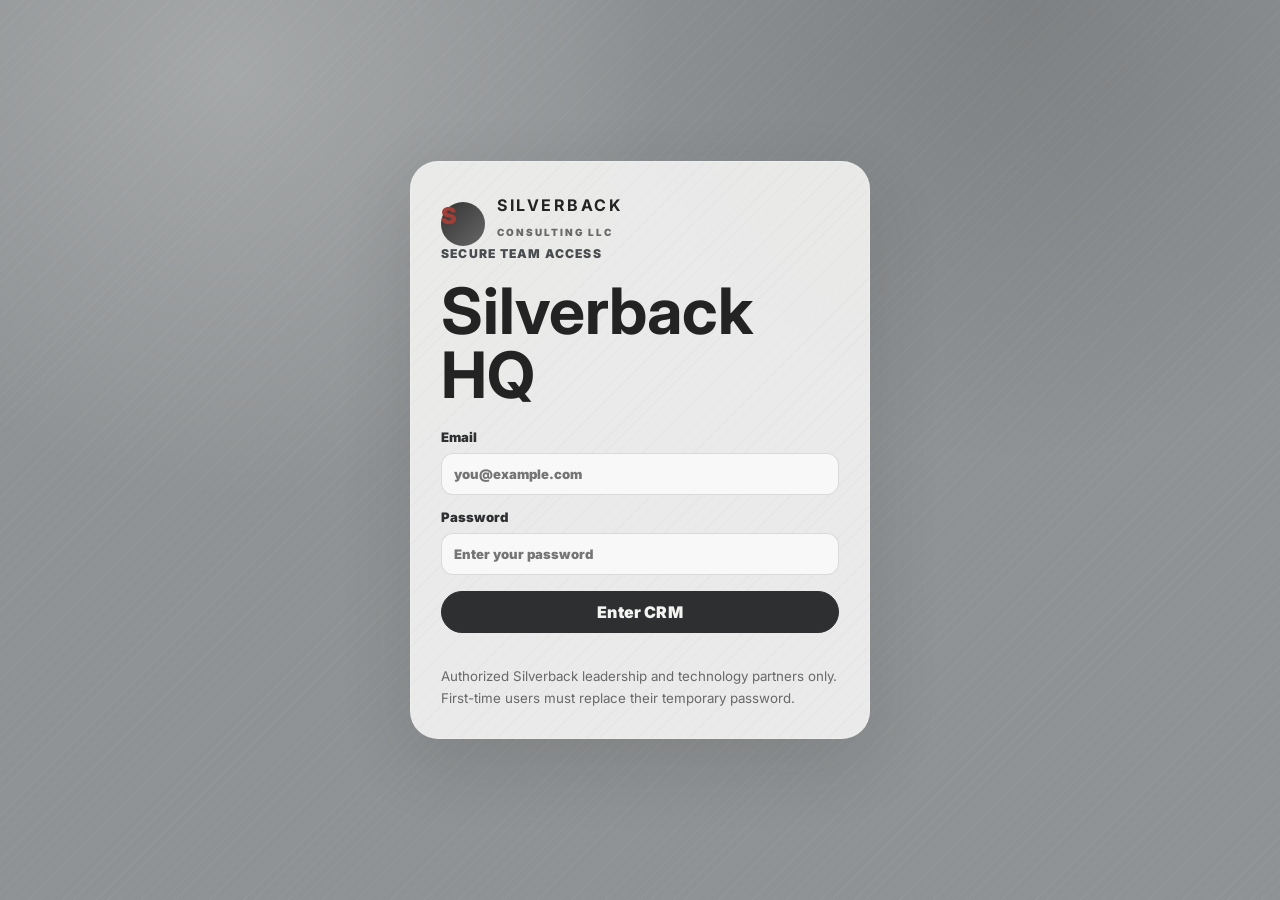
<file: crm.html>
<!doctype html>
<html lang="en">
  <head>
    <meta charset="utf-8">
    <meta name="viewport" content="width=device-width, initial-scale=1">
    <title>Silverback HQ CRM</title>
    <meta name="description" content="Silverback HQ operating CRM dashboard.">
    <meta name="theme-color" content="#9ea0a2">
    <link rel="preconnect" href="https://fonts.googleapis.com">
    <link rel="preconnect" href="https://fonts.gstatic.com" crossorigin>
    <link
      href="https://fonts.googleapis.com/css2?family=Inter:wght@400;500;600;700;800&display=swap"
      rel="stylesheet"
    >
    <link rel="stylesheet" href="crm.css?v=crm-monster-ops-1">
  </head>
  <body>
    <section class="login-screen" data-login-screen>
      <form class="login-card" data-login-form>
        <div class="crm-brand" aria-label="Silverback Consulting LLC">
          <span>S</span>
          <strong>Silverback</strong>
          <small>Consulting LLC</small>
        </div>
        <p>Secure Team Access</p>
        <h1>Silverback HQ</h1>
        <label>
          Email
          <input type="email" name="email" placeholder="you@example.com" autocomplete="username" required>
        </label>
        <label>
          Password
          <input type="password" name="password" placeholder="Enter your password" autocomplete="current-password" required>
        </label>
        <div class="password-reset-panel" data-password-reset hidden>
          <p>Password Update Required</p>
          <label>
            New Password
            <input type="password" name="newPassword" placeholder="Create a new password" autocomplete="new-password" minlength="8">
          </label>
          <label>
            Confirm New Password
            <input type="password" name="confirmPassword" placeholder="Confirm new password" autocomplete="new-password" minlength="8">
          </label>
          <small>Your temporary password must be changed before Silverback HQ opens.</small>
        </div>
        <button type="submit" data-login-button>Enter CRM</button>
        <span data-login-error aria-live="polite"></span>
        <small>
          Authorized Silverback leadership and technology partners only. First-time users must replace their temporary password.
        </small>
      </form>
    </section>

    <div class="app-shell" data-app-shell hidden>
      <aside class="sidebar">
        <a class="sidebar-logo" href="index.html">
          <span>S</span>
          <strong>Silverback HQ</strong>
        </a>
        <nav>
          <a href="#overview">Overview</a>
          <a href="#intelligence">Intelligence</a>
          <a href="#revenue-builder">Revenue Builder</a>
          <a href="#client-journey">Client Journey</a>
          <a href="#lifecycle-os">Lifecycle OS</a>
          <a href="#intake-builder">Intake Builder</a>
          <a href="#template-library">Templates</a>
          <a href="#esignatures">E-Signatures</a>
          <a href="#onboarding">Onboarding</a>
          <a href="#projects">Projects</a>
          <a href="#workbench">Workbench</a>
          <a href="#automation">Automation</a>
          <a href="#admin-config">Admin Config</a>
          <a href="#security">Security</a>
          <a href="#integrations">Integrations</a>
          <a href="#production-stack">Production Stack</a>
          <a href="#ceo-dashboard">CEO Dashboard</a>
          <a href="#pipeline">Pipeline</a>
          <a href="#clients">Clients</a>
          <a href="#contacts">Contacts</a>
          <a href="#kpis">KPIs</a>
          <a href="#tasks">Tasks</a>
          <a href="#operating-plan">Operating Plan</a>
          <a href="#accounting">Accounting</a>
          <a href="#documents">Documents</a>
          <a href="#activity">Activity</a>
          <a href="#assessment">Assessment</a>
          <a href="#reports">Reports</a>
          <a href="#sops">SOP Library</a>
          <a href="#marketing">Marketing</a>
          <a href="client-portal.html">Client Portal</a>
        </nav>
        <button type="button" data-lock-crm>Lock CRM</button>
      </aside>

      <main>
        <header class="topbar">
          <div>
            <p>Operating CRM Dashboard</p>
            <h1>Silverback HQ</h1>
          </div>
          <div class="topbar-actions">
            <span class="security-pill" data-session-status>Protected session</span>
            <input data-global-search placeholder="Search clients, contacts, tasks">
            <a class="topbar-link" href="client-portal.html">Client Portal</a>
            <a class="topbar-link" href="index.html">Public Website</a>
            <a class="topbar-link" href="privacy.html">Privacy</a>
            <a class="topbar-link" href="terms.html">Terms</a>
            <button type="button" data-export-all>Export Data</button>
          </div>
        </header>

        <section class="summary-grid" id="overview">
          <article><span>Total Clients</span><strong data-total-clients>0</strong></article>
          <article><span>Pipeline Value</span><strong data-pipeline-value>$0</strong></article>
          <article><span>Open Tasks</span><strong data-open-tasks>0</strong></article>
          <article><span>Follow-Ups Due</span><strong data-followups-due>0</strong></article>
          <article><span>Active Clients</span><strong data-active-clients>0</strong></article>
          <article><span>Lead Count</span><strong data-lead-count>0</strong></article>
          <article><span>Overdue Work</span><strong data-overdue-tasks>0</strong></article>
          <article><span>Clients At Risk</span><strong data-risk-clients>0</strong></article>
          <article><span>Open Invoices</span><strong data-open-invoices>$0</strong></article>
          <article><span>Security Score</span><strong data-security-score>0%</strong></article>
          <article><span>Active Automations</span><strong data-active-automations>0</strong></article>
          <article><span>Connected Systems</span><strong data-connected-systems>0</strong></article>
        </section>

        <section class="dashboard-panel intelligence-panel" id="intelligence">
          <div class="section-title">
            <p>CRM Intelligence Layer</p>
            <h2>Salesforce Discipline. HubSpot Speed. Silverback Execution.</h2>
          </div>
          <div class="intelligence-grid">
            <article>
              <span>Weighted Forecast</span>
              <strong data-weighted-forecast>$0</strong>
              <p>Pipeline adjusted by deal stage probability.</p>
            </article>
            <article>
              <span>Client Health</span>
              <strong data-health-score>0%</strong>
              <p>Active client stability based on tasks, KPIs, and contact rhythm.</p>
            </article>
            <article>
              <span>Collection Risk</span>
              <strong data-collection-risk>$0</strong>
              <p>Invoices still open or overdue.</p>
            </article>
            <article>
              <span>Next Best Actions</span>
              <strong data-next-action-count>0</strong>
              <p>Priority work, follow-ups, risk items, and revenue moves.</p>
            </article>
          </div>
          <div class="automation-strip">
            <article>
              <h3>Sales Motion</h3>
              <div data-sales-motion></div>
            </article>
            <article>
              <h3>Client Success Motion</h3>
              <div data-client-success-motion></div>
            </article>
            <article>
              <h3>Accounting Motion</h3>
              <div data-accounting-motion></div>
            </article>
          </div>
        </section>

        <section class="dashboard-panel revenue-builder-panel" id="revenue-builder">
          <div class="section-title">
            <p>Revenue Builder</p>
            <h2>Package, Quote, Pipeline & Invoice Creator</h2>
          </div>
          <div class="revenue-builder-layout">
            <form class="quick-form revenue-builder-form" data-revenue-builder-form>
              <select name="client" data-client-options-revenue required></select>
              <select name="packageName" data-package-select required></select>
              <select name="maintenanceName" data-maintenance-select></select>
              <input name="estimatedValue" type="number" min="0" step="100" placeholder="Estimated project value">
              <input name="upfrontPayment" type="number" min="0" step="100" placeholder="Upfront payment / deposit">
              <select name="owner">
                <option>Aida Morales</option>
                <option>Michael Cocom</option>
                <option>Silverback Team</option>
              </select>
              <input name="nextStep" placeholder="Next action for this deal">
              <button type="submit">Create Revenue Plan</button>
            </form>
            <div class="revenue-preview-grid">
              <article class="package-preview" data-package-preview></article>
              <article class="revenue-playbook">
                <h3>Best Next Revenue Moves</h3>
                <div data-revenue-plays></div>
              </article>
            </div>
          </div>
          <div class="revenue-plan-list" data-revenue-builder-output></div>
        </section>

        <section class="dashboard-panel client-journey-panel" id="client-journey">
          <div class="section-title">
            <p>Client Journey Hub</p>
            <h2>Track Every Client From Lead To Scale</h2>
          </div>
          <div class="journey-grid" data-client-journey-grid></div>
        </section>

        <section class="dashboard-panel enterprise-panel" id="lifecycle-os">
          <div class="section-title">
            <p>Client Lifecycle Operating System</p>
            <h2>Configurable Stages From First Contact To Long-Term Client</h2>
          </div>
          <div class="enterprise-split">
            <form class="quick-form compact-form" data-lifecycle-stage-form>
              <input name="name" placeholder="New workflow stage" required>
              <input name="owner" placeholder="Default owner">
              <input name="requiredAction" placeholder="Required action before advancing">
              <button type="submit">Add Stage</button>
            </form>
            <article class="enterprise-card">
              <h3>Executive Lifecycle Filters</h3>
              <div class="filter-row">
                <label>Consultant<select data-executive-filter="consultant"><option>All</option><option>Aida Morales</option><option>Michael Cocom</option><option>Silverback Team</option></select></label>
                <label>Service<select data-executive-filter="service"><option>All</option><option>Foundation</option><option>Growth</option><option>Scale</option></select></label>
                <label>Date Range<select data-executive-filter="dateRange"><option>All Time</option><option>This Week</option><option>This Month</option><option>This Quarter</option></select></label>
              </div>
            </article>
          </div>
          <div class="executive-metric-grid" data-executive-lifecycle-metrics></div>
          <div class="lifecycle-stage-grid" data-lifecycle-stage-grid></div>
        </section>

        <section class="dashboard-panel enterprise-panel" id="intake-builder">
          <div class="section-title">
            <p>Dynamic Client Intake Forms</p>
            <h2>Build Service-Specific Questionnaires Without Code</h2>
          </div>
          <div class="enterprise-split">
            <form class="quick-form compact-form" data-intake-form-builder>
              <input name="name" placeholder="Form name" required>
              <select name="service"><option>Foundation</option><option>Growth</option><option>Scale</option><option>Financial Organization</option><option>Operations</option></select>
              <select name="required"><option value="true">Required</option><option value="false">Optional</option></select>
              <button type="submit">Create Form</button>
            </form>
            <form class="quick-form compact-form" data-intake-field-builder>
              <select name="formId" data-intake-form-options required></select>
              <input name="label" placeholder="Question / field label" required>
              <select name="type"><option>text</option><option>textarea</option><option>dropdown</option><option>checkboxes</option><option>file</option><option>date</option></select>
              <input name="options" placeholder="Options, comma separated">
              <button type="submit">Add Field</button>
            </form>
          </div>
          <div class="intake-builder-grid" data-intake-builder-grid></div>
          <div class="response-vault" data-intake-response-vault></div>
        </section>

        <section class="dashboard-panel enterprise-panel" id="template-library">
          <div class="section-title">
            <p>Document Template Library</p>
            <h2>Proposals, Agreements, Invoices, NDAs & Welcome Packets</h2>
          </div>
          <form class="quick-form compact-form" data-template-form>
            <input name="name" placeholder="Template name" required>
            <select name="type"><option>Consulting Agreement</option><option>Master Service Agreement</option><option>Statement of Work</option><option>Proposal</option><option>NDA</option><option>Terms & Conditions</option><option>Change Order</option><option>Invoice</option><option>Welcome Packet</option><option>Custom Document</option></select>
            <select name="service"><option>All Services</option><option>Foundation</option><option>Growth</option><option>Scale</option></select>
            <input name="version" placeholder="Version">
            <button type="submit">Add Template</button>
          </form>
          <div class="template-library-grid" data-template-library-grid></div>
        </section>

        <section class="dashboard-panel enterprise-panel" id="esignatures">
          <div class="section-title">
            <p>E-Signature Command Center</p>
            <h2>Provider-Ready Signature Packets & Audit Trail</h2>
          </div>
          <form class="quick-form compact-form" data-signature-form>
            <select name="client" data-client-options-signatures required></select>
            <select name="templateId" data-template-options required></select>
            <select name="provider"><option>DocuSign</option><option>Dropbox Sign</option><option>Adobe Sign</option></select>
            <select name="status"><option>Pending</option><option>Viewed</option><option>Signed</option><option>Declined</option><option>Expired</option><option>Needs Revision</option><option>Completed</option></select>
            <button type="submit">Send Packet</button>
          </form>
          <div class="signature-grid" data-signature-grid></div>
        </section>

        <section class="dashboard-panel enterprise-panel" id="onboarding">
          <div class="section-title">
            <p>Live Onboarding Checklist</p>
            <h2>Unlock Payment & Project Automation When Requirements Are Complete</h2>
          </div>
          <div class="enterprise-split">
            <label class="control-card">Client<select data-onboarding-client></select></label>
            <article class="enterprise-card">
              <span>Completion</span>
              <strong data-onboarding-percent>0%</strong>
              <div class="progress-track"><i data-onboarding-progress></i></div>
              <p data-onboarding-next>Next action pending.</p>
              <button type="button" data-run-onboarding-automation>Run Project Automation</button>
            </article>
          </div>
          <div class="onboarding-checklist-grid" data-onboarding-checklist></div>
        </section>

        <section class="dashboard-panel enterprise-panel" id="projects">
          <div class="section-title">
            <p>Project Automation</p>
            <h2>Client Workspaces, Owners, Milestones & Project Tracking</h2>
          </div>
          <form class="quick-form compact-form" data-project-form>
            <select name="client" data-client-options-projects required></select>
            <input name="name" placeholder="Project name" required>
            <select name="consultant"><option>Aida Morales</option><option>Michael Cocom</option><option>Silverback Team</option></select>
            <select name="status"><option>Project Created</option><option>Project In Progress</option><option>Project Review</option><option>Project Completed</option></select>
            <input name="nextMilestone" placeholder="Next milestone">
            <button type="submit">Create Project</button>
          </form>
          <div class="project-grid" data-project-grid></div>
        </section>

        <section class="dashboard-panel workbench-panel" id="workbench">
          <div class="section-title">
            <p>Operating Workbench</p>
            <h2>Editable Daily Notes, Decisions & Follow-Up Brain</h2>
          </div>
          <div class="workbench-grid">
            <label class="workbench-notes-card">
              Leadership Notes
              <textarea data-workbench-notes placeholder="Type meeting notes, boss feedback, pricing decisions, client priorities, or anything Silverback needs to remember."></textarea>
            </label>
            <article>
              <h3>AI Operating Prompts</h3>
              <div data-workbench-prompts></div>
            </article>
          </div>
        </section>

        <section class="dashboard-panel system-panel" id="automation">
          <div class="section-title">
            <p>Automation Center</p>
            <h2>Email, Follow-Up & Workflow Automation</h2>
          </div>
          <p class="human-loop-note">Automation stays leader-controlled: edit details, change ownership, pause workflows, or reorder priorities before anything becomes production behavior.</p>
          <form class="quick-form automation-form" data-automation-form>
            <input name="workflow" placeholder="Workflow name" required>
            <input name="trigger" placeholder="Trigger">
            <input name="owner" placeholder="Owner">
            <select name="channel">
              <option>Email</option>
              <option>CRM Task</option>
              <option>Portal Notice</option>
              <option>Invoice Reminder</option>
            </select>
            <select name="status">
              <option>Ready</option>
              <option>Live</option>
              <option>Planned</option>
              <option>Needs Backend</option>
              <option>Paused</option>
              <option>Needs Review</option>
            </select>
            <button type="submit">Add Automation</button>
          </form>
          <div class="system-grid" data-automation-grid></div>
          <div class="email-queue">
            <article>
              <h3>Email Queue Preview</h3>
              <div data-email-queue></div>
            </article>
            <article>
              <h3>Backend Hook Plan</h3>
              <p>Website forms can route to Aida and Michael through Azure Functions, SendGrid, Microsoft Graph, or Gmail SMTP once the production email account is authorized.</p>
            </article>
          </div>
          <div class="notification-history-panel">
            <div>
              <h3>Notification History</h3>
              <p>Tracks appointment confirmations, reminders, cancellations, reschedules, failed attempts, and retries tied to the correct client and timestamp.</p>
            </div>
            <div data-notification-history></div>
          </div>
        </section>

        <section class="dashboard-panel enterprise-panel" id="admin-config">
          <div class="section-title">
            <p>Admin Configuration</p>
            <h2>Rules, Required Documents, Notifications & Email Templates</h2>
          </div>
          <form class="admin-config-form" data-admin-config-form>
            <label>Notification Recipients<textarea name="notificationRecipients" rows="2"></textarea></label>
            <label>Required Documents<textarea name="requiredDocuments" rows="2"></textarea></label>
            <label>Required Intake Forms<textarea name="requiredForms" rows="2"></textarea></label>
            <label>Reminder Schedule<textarea name="reminderSchedule" rows="2"></textarea></label>
            <label>Payment Rule<select name="paymentRequiresSignedDocs"><option value="true">Payment locked until required documents are signed</option><option value="false">Allow payment before all documents are signed</option></select></label>
            <label>Welcome Email Template<textarea name="welcomeEmail" rows="4"></textarea></label>
            <label>Payment Reminder Template<textarea name="paymentReminderEmail" rows="4"></textarea></label>
            <button type="submit">Save Admin Configuration</button>
          </form>
        </section>

        <section class="dashboard-panel system-panel" id="security">
          <div class="section-title">
            <p>Security & Reliability</p>
            <h2>Production Control Layer</h2>
          </div>
          <div class="readiness-grid" data-security-grid></div>
          <div class="permission-matrix">
            <article>
              <h3>Owner / Admin</h3>
              <p>Full CRM, reporting, client records, invoices, portal controls, integrations, and exports.</p>
            </article>
            <article>
              <h3>Advisor / Team</h3>
              <p>Clients, tasks, KPIs, notes, assessment updates, and client communication history.</p>
            </article>
            <article>
              <h3>Client Portal User</h3>
              <p>Only their dashboard, documents, invoices, messages, milestones, signatures, and payment history.</p>
            </article>
            <article>
              <h3>Investor / External</h3>
              <p>Intake status, scheduled calls, approved documents, and public-facing communication only.</p>
            </article>
          </div>
          <form class="password-change-form" data-password-change-form>
            <div>
              <h3>Change Your Password</h3>
              <p>Update the password for the currently signed-in Silverback HQ account.</p>
            </div>
            <label>
              Current Password
              <input type="password" name="currentPassword" autocomplete="current-password" required>
            </label>
            <label>
              New Password
              <input type="password" name="newPassword" autocomplete="new-password" minlength="8" required>
            </label>
            <label>
              Confirm New Password
              <input type="password" name="confirmPassword" autocomplete="new-password" minlength="8" required>
            </label>
            <button type="submit">Update Password</button>
            <span data-password-change-status aria-live="polite"></span>
          </form>
          <div class="audit-strip">
            <h3>Security Audit Trail</h3>
            <div data-security-audit></div>
          </div>
        </section>

        <section class="dashboard-panel system-panel" id="integrations">
          <div class="section-title">
            <p>Integration Hub</p>
            <h2>Connected Systems Roadmap</h2>
          </div>
          <div class="integration-grid" data-integration-grid></div>
        </section>

        <section class="dashboard-panel production-panel" id="production-stack">
          <div class="section-title">
            <p>Production Readiness</p>
            <h2>Security, Payments, Signatures & Data Stack</h2>
          </div>
          <div class="production-hero">
            <article>
              <span>Backend Blueprint</span>
              <strong data-production-score>0/8</strong>
              <p>Core production systems are mapped for Azure, identity, finance, and client operations.</p>
            </article>
            <article>
              <span>Security Direction</span>
              <strong>Azure First</strong>
              <p>Microsoft Entra ID, role-based access, audit events, and secure storage are staged for production.</p>
            </article>
            <article>
              <span>Client Trust Rule</span>
              <strong>No Card Storage</strong>
              <p>Payments stay inside verified providers such as Stripe, Square, PayPal, Venmo, Apple Pay, and Google Pay.</p>
            </article>
          </div>
          <div class="production-grid" data-production-grid></div>
          <div class="roadmap-strip" data-production-roadmap></div>
        </section>

        <section class="dashboard-panel command-center">
          <div class="section-title">
            <p>Executive Command Center</p>
            <h2>What Needs Attention</h2>
          </div>
          <div class="command-grid">
            <article>
              <h3>Priority Today</h3>
              <div data-priority-today></div>
            </article>
            <article>
              <h3>Client Risk Watch</h3>
              <div data-risk-watch></div>
            </article>
            <article>
              <h3>Upcoming Revenue</h3>
              <div data-revenue-watch></div>
            </article>
          </div>
        </section>

        <section class="dashboard-panel ceo-dashboard-panel" id="ceo-dashboard">
          <div class="section-title">
            <p>Daily Operating Page</p>
            <h2>Today's CEO Command Board</h2>
          </div>
          <div class="ceo-dashboard-layout">
            <aside class="ceo-ai-panel">
              <div>
                <span class="status-dot ready">AI Assisted</span>
                <h3>Silverback Priority Intelligence</h3>
                <p>Suggested from open tasks, client risk, revenue opportunities, invoices, and KPI status.</p>
              </div>
              <div class="ceo-focus-metrics">
                <article><span>Due Today</span><strong data-ceo-due>0</strong></article>
                <article><span>Revenue Focus</span><strong data-ceo-revenue>$0</strong></article>
                <article><span>Risk Flags</span><strong data-ceo-risk>0</strong></article>
              </div>
              <div class="ai-suggestion-list" data-ai-suggestions></div>
              <button type="button" data-generate-ceo-plan>Generate CEO Plan</button>
            </aside>
            <div class="ceo-board-wrap">
              <form class="quick-form ceo-task-form" data-ceo-task-form>
                <input name="title" placeholder="Add CEO task or priority" required>
                <select name="lane">
                  <option value="today">Today</option>
                  <option value="week">This Week</option>
                  <option value="month">This Month</option>
                  <option value="done">Done</option>
                </select>
                <select name="priority">
                  <option>High</option>
                  <option>Medium</option>
                  <option>Low</option>
                </select>
                <select name="type">
                  <option>Client</option>
                  <option>Money</option>
                  <option>Operations</option>
                  <option>Marketing</option>
                  <option>Leadership</option>
                </select>
                <button type="submit">Add Card</button>
              </form>
              <div class="ceo-board" data-ceo-board></div>
            </div>
          </div>
        </section>

        <section class="dashboard-panel" id="pipeline">
          <div class="section-title">
            <p>Sales Pipeline</p>
            <h2>Opportunities</h2>
          </div>
          <form class="quick-form opportunity-form" data-opportunity-form>
            <input name="name" placeholder="Opportunity name" required>
            <select name="client" data-client-options-opportunities></select>
            <select name="stage">
              <option>New Lead</option>
              <option>Discovery</option>
              <option>Proposal</option>
              <option>Negotiation</option>
              <option>Won</option>
              <option>Lost</option>
            </select>
            <input name="value" type="number" placeholder="Value">
            <input name="closeDate" type="date">
            <button type="submit">Add Opportunity</button>
          </form>
          <div class="pipeline-board" data-pipeline-board></div>
        </section>

        <section class="dashboard-panel" id="clients">
          <div class="section-title">
            <p>Client Database</p>
            <h2>Clients</h2>
          </div>
          <form class="quick-form" data-client-form>
            <input name="clientName" placeholder="Client name" required>
            <select name="businessType">
              <option>Consulting</option>
              <option>Food Service</option>
              <option>Service Business</option>
              <option>Retail</option>
              <option>Other</option>
            </select>
            <select name="currentPhase">
              <option>Foundation</option>
              <option>Financial Organization</option>
              <option>Operations</option>
              <option>Growth</option>
              <option>Scale</option>
            </select>
            <select name="status">
              <option>Lead</option>
              <option>Active</option>
              <option>Paused</option>
              <option>Completed</option>
            </select>
            <input name="monthlyRevenue" type="number" placeholder="Monthly revenue">
            <input name="monthlyProfit" type="number" placeholder="Monthly profit">
            <input name="biggestProblem" placeholder="Biggest problem">
            <input name="currentProject" placeholder="Current project">
            <input name="nextAction" placeholder="Next action">
            <input name="lastContact" type="date">
            <input name="googleDriveLink" type="url" placeholder="Google Drive link">
            <button type="submit">Add Client</button>
          </form>
          <div class="toolbar">
            <input data-client-search placeholder="Search clients">
            <select data-client-view>
              <option value="all">All Clients</option>
              <option value="active">Active Clients</option>
              <option value="leads">Leads</option>
              <option value="phase">By Phase</option>
            </select>
            <button type="button" data-export-clients>Export CSV</button>
          </div>
          <div class="table-wrap">
            <table>
              <thead>
                <tr>
                  <th>Client Name</th>
                  <th>Business Type</th>
                  <th>Phase</th>
                  <th>Status</th>
                  <th>Revenue</th>
                  <th>Profit</th>
                  <th>Problem</th>
                  <th>Project</th>
                  <th>Next Action</th>
                  <th>Last Contact</th>
                  <th>Drive</th>
                </tr>
              </thead>
              <tbody data-clients-table></tbody>
            </table>
          </div>
          <div class="phase-board" data-phase-board hidden></div>
        </section>

        <section class="dashboard-panel" id="contacts">
          <div class="section-title">
            <p>Relationship Management</p>
            <h2>Contacts</h2>
          </div>
          <form class="quick-form contacts-form" data-contact-crm-form>
            <input name="name" placeholder="Contact name" required>
            <select name="client" data-client-options-contacts></select>
            <input name="role" placeholder="Role">
            <input name="email" type="email" placeholder="Email">
            <input name="phone" placeholder="Phone">
            <select name="type">
              <option>Decision Maker</option>
              <option>Investor</option>
              <option>Partner</option>
              <option>Vendor</option>
              <option>Team Member</option>
            </select>
            <button type="submit">Add Contact</button>
          </form>
          <div class="card-grid" data-contacts-grid></div>
        </section>

        <section class="dashboard-panel" id="kpis">
          <div class="section-title">
            <p>Performance Management</p>
            <h2>KPI Tracker</h2>
          </div>
          <form class="quick-form kpi-form" data-kpi-form>
            <select name="client" data-client-options-kpis></select>
            <input name="metric" placeholder="KPI name" required>
            <input name="target" placeholder="Target">
            <input name="current" placeholder="Current result">
            <select name="status">
              <option>On Track</option>
              <option>Watch</option>
              <option>Off Track</option>
            </select>
            <input name="owner" placeholder="Owner">
            <button type="submit">Add KPI</button>
          </form>
          <div class="kpi-grid" data-kpi-grid></div>
        </section>

        <section class="dashboard-panel" id="tasks">
          <div class="section-title">
            <p>Task Database</p>
            <h2>Tasks & Follow-Ups</h2>
          </div>
          <form class="quick-form task-form" data-task-form>
            <input name="task" placeholder="Task" required>
            <select name="client" data-client-options></select>
            <select name="priority"><option>High</option><option>Medium</option><option>Low</option></select>
            <select name="status"><option>Not Started</option><option>In Progress</option><option>Waiting</option><option>Done</option></select>
            <input name="dueDate" type="date">
            <select name="cadence"><option>Daily</option><option>Weekly</option><option>Monthly</option><option>One-Time</option></select>
            <select name="category"><option>Legal</option><option>Financial</option><option>Operations</option><option>Marketing</option><option>Sales</option><option>Admin</option></select>
            <input name="notes" placeholder="Notes">
            <button type="submit">Add Task</button>
          </form>
          <div class="task-metrics">
            <article><span>Daily</span><strong data-cadence-daily>0</strong></article>
            <article><span>Weekly</span><strong data-cadence-weekly>0</strong></article>
            <article><span>Monthly</span><strong data-cadence-monthly>0</strong></article>
            <article><span>One-Time</span><strong data-cadence-onetime>0</strong></article>
          </div>
          <div class="kanban" data-task-board></div>
        </section>

        <section class="dashboard-panel" id="operating-plan">
          <div class="section-title">
            <p>Client Tracking System</p>
            <h2>Daily, Weekly & Monthly Operating Plan</h2>
          </div>
          <div class="cadence-board" data-cadence-board></div>
        </section>

        <section class="dashboard-panel" id="accounting">
          <div class="section-title">
            <p>Accounting & Revenue Operations</p>
            <h2>Invoice Creator</h2>
          </div>
          <form class="quick-form invoice-form" data-invoice-form>
            <input name="invoiceNumber" placeholder="Invoice #">
            <select name="client" data-client-options-invoices></select>
            <input name="service" placeholder="Service / description" required>
            <input name="hours" type="number" step="0.25" min="0" placeholder="Billable hours">
            <input name="rate" type="number" step="0.01" min="0" placeholder="Hourly rate">
            <input name="flatFee" type="number" step="0.01" min="0" placeholder="Flat fee">
            <input name="invoiceDate" type="date">
            <input name="dueDate" type="date">
            <select name="status"><option>Draft</option><option>Sent</option><option>Paid</option><option>Overdue</option></select>
            <button type="submit">Create Invoice</button>
          </form>
          <div class="accounting-grid">
            <article>
              <span>Draft</span>
              <strong data-invoice-draft>$0</strong>
            </article>
            <article>
              <span>Sent / Due</span>
              <strong data-invoice-sent>$0</strong>
            </article>
            <article>
              <span>Paid</span>
              <strong data-invoice-paid>$0</strong>
            </article>
            <article>
              <span>Overdue</span>
              <strong data-invoice-overdue>$0</strong>
            </article>
          </div>
          <div class="ops-split">
            <article class="ops-card">
              <h3>Payment Rails</h3>
              <div data-payment-rails></div>
            </article>
            <article class="ops-card">
              <h3>QuickBooks Sync</h3>
              <div data-accounting-sync></div>
            </article>
          </div>
          <div class="invoice-list" data-invoice-list></div>
        </section>

        <section class="dashboard-panel" id="documents">
          <div class="section-title">
            <p>Secure Document Vault</p>
            <h2>Client Files, Statements & Signature Packages</h2>
          </div>
          <div class="vault-grid" data-document-vault></div>
        </section>

        <section class="dashboard-panel" id="activity">
          <div class="section-title">
            <p>Activity History</p>
            <h2>Notes, Calls & Meetings</h2>
          </div>
          <form class="quick-form activity-form" data-activity-form>
            <select name="client" data-client-options-activity></select>
            <select name="type"><option>Call</option><option>Email</option><option>Meeting</option><option>Note</option><option>Follow-Up</option></select>
            <input name="date" type="date" required>
            <input name="summary" placeholder="Summary" required>
            <input name="nextStep" placeholder="Next step">
            <button type="submit">Log Activity</button>
          </form>
          <div class="timeline" data-activity-timeline></div>
        </section>

        <section class="dashboard-panel" id="assessment">
          <div class="section-title">
            <p>Business Assessment</p>
            <h2>Enterprise Business Health Assessment</h2>
          </div>
          <div class="assessment-shell">
            <div class="assessment-toolbar">
              <label>
                Client
                <select data-assessment-client></select>
              </label>
              <div class="assessment-progress-card">
                <span>Completion</span>
                <strong data-assessment-progress-text>0%</strong>
                <div class="assessment-progress-bar"><i data-assessment-progress-bar></i></div>
              </div>
              <div class="assessment-actions">
                <button type="button" data-assessment-save>Save Draft</button>
                <button type="button" data-assessment-resume>Resume Later</button>
                <button type="button" data-assessment-submit>Submit</button>
                <button type="button" data-assessment-export>Export PDF</button>
              </div>
            </div>
            <div class="assessment-summary-grid">
              <article>
                <span>Status</span>
                <strong data-assessment-status>Draft</strong>
              </article>
              <article>
                <span>Last Saved</span>
                <strong data-assessment-updated>Not saved</strong>
              </article>
              <article>
                <span>Readiness Score</span>
                <strong data-assessment-score>0 / 100</strong>
              </article>
            </div>
            <p class="assessment-error" data-assessment-error></p>
            <form class="assessment-form" data-assessment-form novalidate>
              <div class="assessment-sections" data-assessment-sections></div>
            </form>
          </div>
        </section>

        <section class="dashboard-panel" id="reports">
          <div class="section-title">
            <p>Reports</p>
            <h2>Performance Snapshot</h2>
          </div>
          <div class="reports-grid">
            <article>
              <h3>Clients by Status</h3>
              <div data-status-report></div>
            </article>
            <article>
              <h3>Pipeline by Stage</h3>
              <div data-stage-report></div>
            </article>
            <article>
              <h3>Tasks by Category</h3>
              <div data-category-report></div>
            </article>
            <article>
              <h3>CRM Capability Match</h3>
              <div class="capability-list">
                <p><strong>HubSpot-style:</strong> contacts, deals, tasks, activities, marketing tracker, simple reporting, fast follow-up visibility.</p>
                <p><strong>Salesforce-style:</strong> pipeline stages, weighted forecast, KPI tracking, client lifecycle movement, revenue operations.</p>
                <p><strong>Silverback-specific:</strong> Foundation/Growth/Scale process, business assessment, SOPs, portal readiness, invoices, billable hours.</p>
              </div>
            </article>
            <article>
              <h3>Enterprise Readiness Report</h3>
              <div data-enterprise-report></div>
            </article>
            <article>
              <h3>Analytics & Conversion</h3>
              <div data-analytics-report></div>
            </article>
          </div>
        </section>

        <section class="dashboard-panel" id="sops">
          <div class="section-title">
            <p>SOP Library</p>
            <h2>Standard Operating Procedures</h2>
          </div>
          <div class="library-grid">
            <article><h3>Foundation Checklist</h3><p>LLC, EIN, permits, licenses, business banking, launch checklist, and startup roadmap.</p></article>
            <article><h3>Growth Roadmap</h3><p>Marketing, referrals, customer retention, pricing, revenue opportunities, and 30/60/90 day plan.</p></article>
            <article><h3>Scale Operating Rhythm</h3><p>SOPs, workflows, accountability, KPIs, leadership meetings, and weekly execution review.</p></article>
          </div>
        </section>

        <section class="dashboard-panel" id="marketing">
          <div class="section-title">
            <p>Content / Marketing</p>
            <h2>Marketing Tracker</h2>
          </div>
          <div class="library-grid">
            <article><h3>Foundation Tip</h3><p>Teach new owners one startup or organization step they should complete before scaling.</p></article>
            <article><h3>Growth Insight</h3><p>Share a practical customer, marketing, pricing, or referral strategy for business owners.</p></article>
            <article><h3>Scale Lesson</h3><p>Explain how systems, numbers, leadership, and accountability help owners regain control.</p></article>
          </div>
        </section>
      </main>
    </div>

    <div class="toast" data-toast hidden></div>

    <script src="crm.js?v=crm-nav-fix-1"></script>
  </body>
</html>
</file>
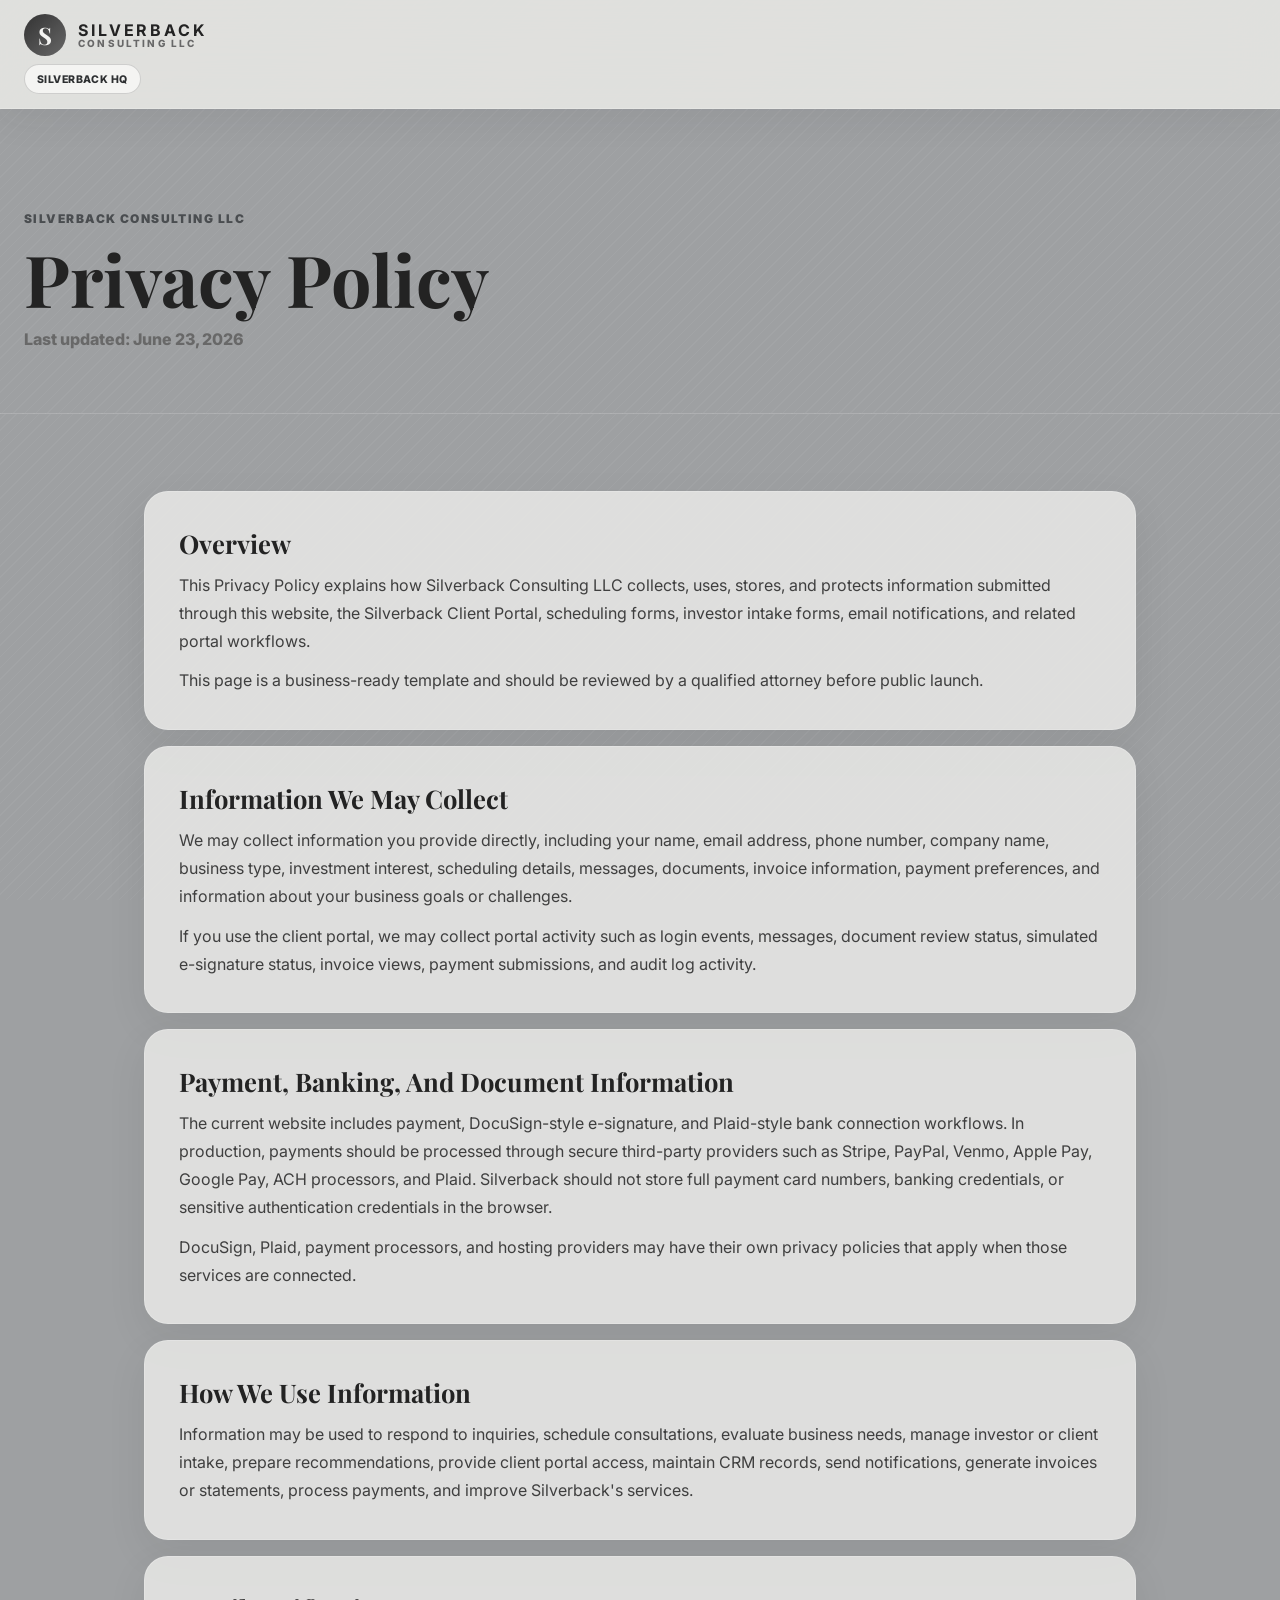
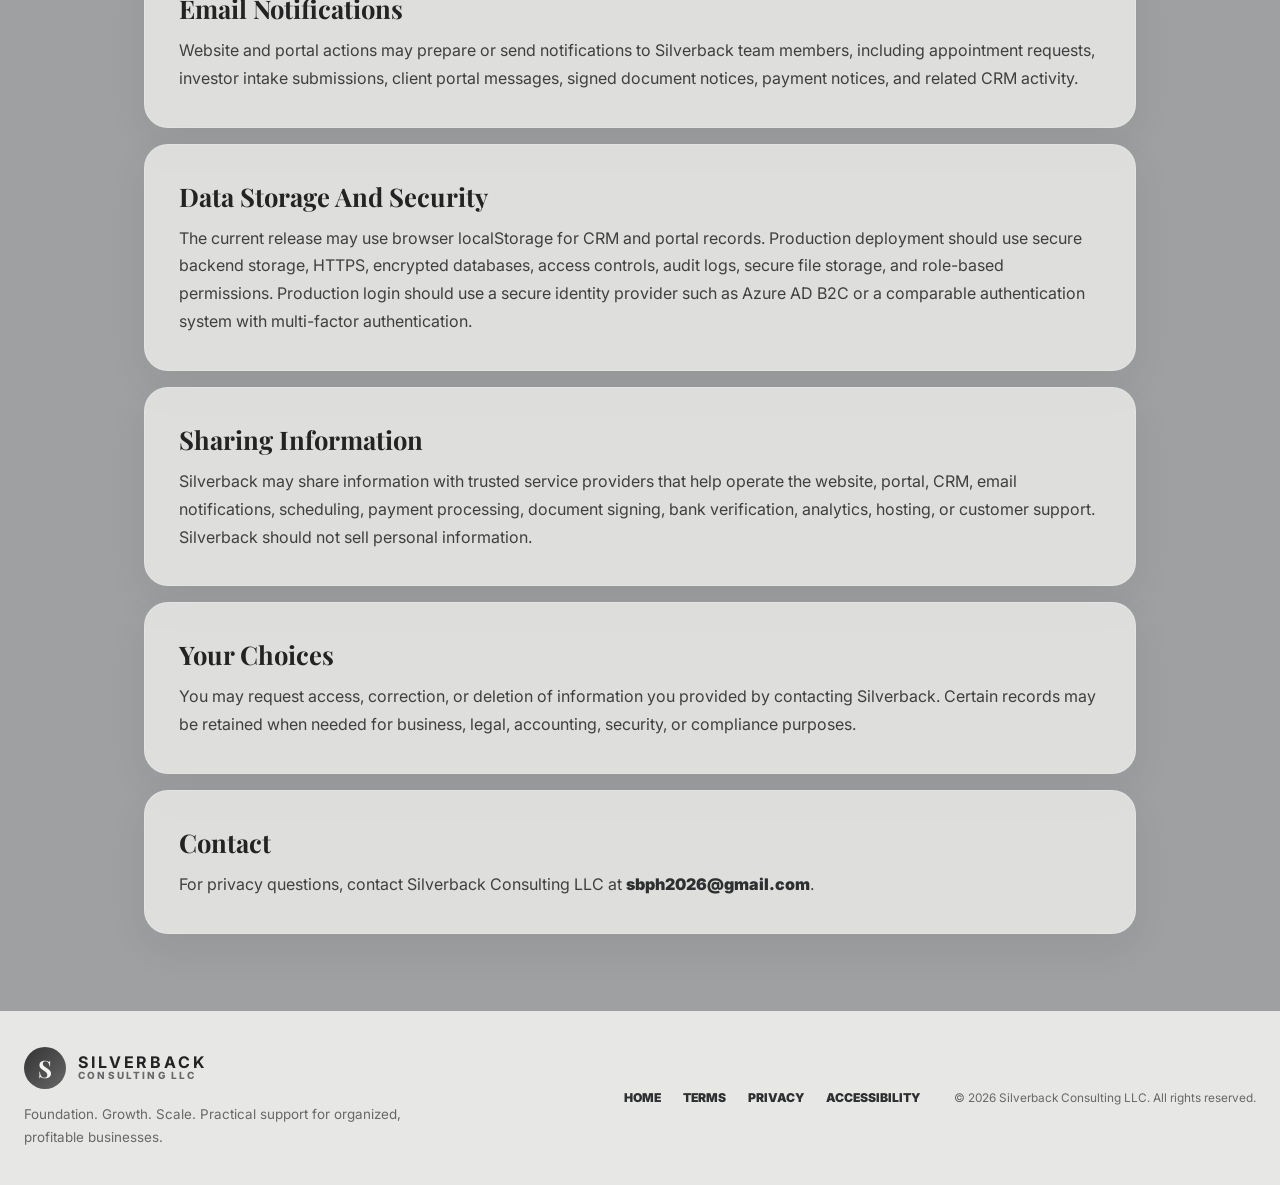
<file: privacy.html>
<!doctype html>
<html lang="en">
  <head>
    <meta charset="utf-8">
    <meta name="viewport" content="width=device-width, initial-scale=1">
    <title>Privacy Policy | Silverback Consulting LLC</title>
    <meta name="description" content="Privacy Policy for Silverback Consulting LLC.">
    <meta name="theme-color" content="#9ea0a2">
    <link rel="preconnect" href="https://fonts.googleapis.com">
    <link rel="preconnect" href="https://fonts.gstatic.com" crossorigin>
    <link
      href="https://fonts.googleapis.com/css2?family=Inter:wght@400;500;600;700;800&family=Playfair+Display:wght@600;700&display=swap"
      rel="stylesheet"
    >
    <link rel="stylesheet" href="styles.css?v=production-1">
  </head>
  <body id="top">
    <header class="site-header">
      <div class="brand-lockup">
        <a class="brand" href="index.html" aria-label="Silverback Consulting home">
          <span class="brand-mark">S</span>
          <span class="brand-text"><strong>Silverback</strong><small>Consulting LLC</small></span>
        </a>
        <a class="hq-tab" href="crm.html">Silverback HQ</a>
      </div>
      <nav class="site-nav legal-nav">
        <a href="index.html#services">Services</a>
        <a href="client-portal.html">Client Portal</a>
        <a class="nav-button filled" href="index.html#schedule-consultation">Schedule Consultation</a>
      </nav>
    </header>

    <main>
      <section class="legal-hero">
        <p class="eyebrow">Silverback Consulting LLC</p>
        <h1>Privacy Policy</h1>
        <p>Last updated: June 23, 2026</p>
      </section>

      <section class="legal-content">
        <article>
          <h2>Overview</h2>
          <p>This Privacy Policy explains how Silverback Consulting LLC collects, uses, stores, and protects information submitted through this website, the Silverback Client Portal, scheduling forms, investor intake forms, email notifications, and related portal workflows.</p>
          <p>This page is a business-ready template and should be reviewed by a qualified attorney before public launch.</p>
        </article>

        <article>
          <h2>Information We May Collect</h2>
          <p>We may collect information you provide directly, including your name, email address, phone number, company name, business type, investment interest, scheduling details, messages, documents, invoice information, payment preferences, and information about your business goals or challenges.</p>
          <p>If you use the client portal, we may collect portal activity such as login events, messages, document review status, simulated e-signature status, invoice views, payment submissions, and audit log activity.</p>
        </article>

        <article>
          <h2>Payment, Banking, And Document Information</h2>
          <p>The current website includes payment, DocuSign-style e-signature, and Plaid-style bank connection workflows. In production, payments should be processed through secure third-party providers such as Stripe, PayPal, Venmo, Apple Pay, Google Pay, ACH processors, and Plaid. Silverback should not store full payment card numbers, banking credentials, or sensitive authentication credentials in the browser.</p>
          <p>DocuSign, Plaid, payment processors, and hosting providers may have their own privacy policies that apply when those services are connected.</p>
        </article>

        <article>
          <h2>How We Use Information</h2>
          <p>Information may be used to respond to inquiries, schedule consultations, evaluate business needs, manage investor or client intake, prepare recommendations, provide client portal access, maintain CRM records, send notifications, generate invoices or statements, process payments, and improve Silverback's services.</p>
        </article>

        <article>
          <h2>Email Notifications</h2>
          <p>Website and portal actions may prepare or send notifications to Silverback team members, including appointment requests, investor intake submissions, client portal messages, signed document notices, payment notices, and related CRM activity.</p>
        </article>

        <article>
          <h2>Data Storage And Security</h2>
          <p>The current release may use browser localStorage for CRM and portal records. Production deployment should use secure backend storage, HTTPS, encrypted databases, access controls, audit logs, secure file storage, and role-based permissions. Production login should use a secure identity provider such as Azure AD B2C or a comparable authentication system with multi-factor authentication.</p>
        </article>

        <article>
          <h2>Sharing Information</h2>
          <p>Silverback may share information with trusted service providers that help operate the website, portal, CRM, email notifications, scheduling, payment processing, document signing, bank verification, analytics, hosting, or customer support. Silverback should not sell personal information.</p>
        </article>

        <article>
          <h2>Your Choices</h2>
          <p>You may request access, correction, or deletion of information you provided by contacting Silverback. Certain records may be retained when needed for business, legal, accounting, security, or compliance purposes.</p>
        </article>

        <article>
          <h2>Contact</h2>
          <p>For privacy questions, contact Silverback Consulting LLC at <a href="mailto:sbph2026@gmail.com">sbph2026@gmail.com</a>.</p>
        </article>
      </section>
    </main>

    <footer class="site-footer">
      <div>
        <a class="brand footer-brand" href="index.html" aria-label="Silverback Consulting home">
          <span class="brand-mark">S</span>
          <span class="brand-text"><strong>Silverback</strong><small>Consulting LLC</small></span>
        </a>
        <p>Foundation. Growth. Scale. Practical support for organized, profitable businesses.</p>
      </div>
      <nav>
        <a href="index.html">Home</a>
        <a href="terms.html">Terms</a>
        <a href="privacy.html">Privacy</a>
        <a href="accessibility.html">Accessibility</a>
      </nav>
      <span>© 2026 Silverback Consulting LLC. All rights reserved.</span>
    </footer>
  </body>
</html>
</file>
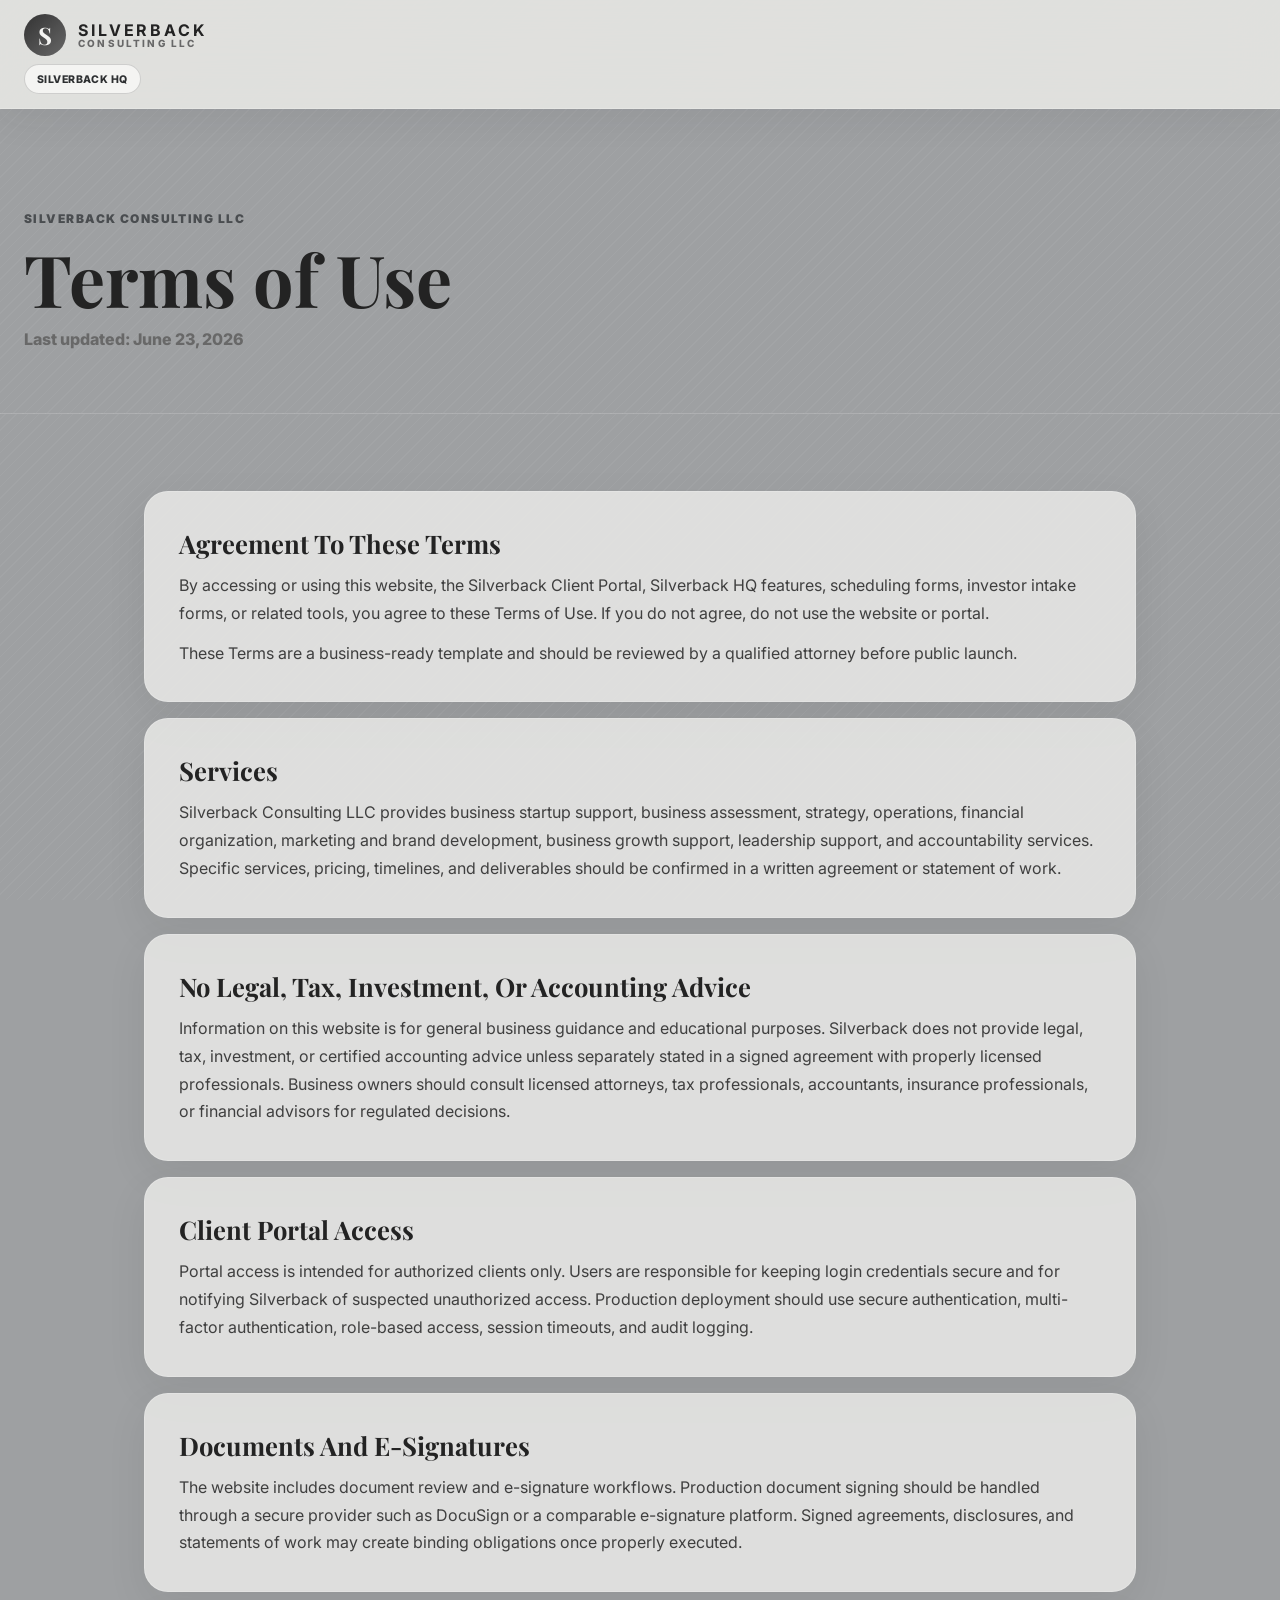
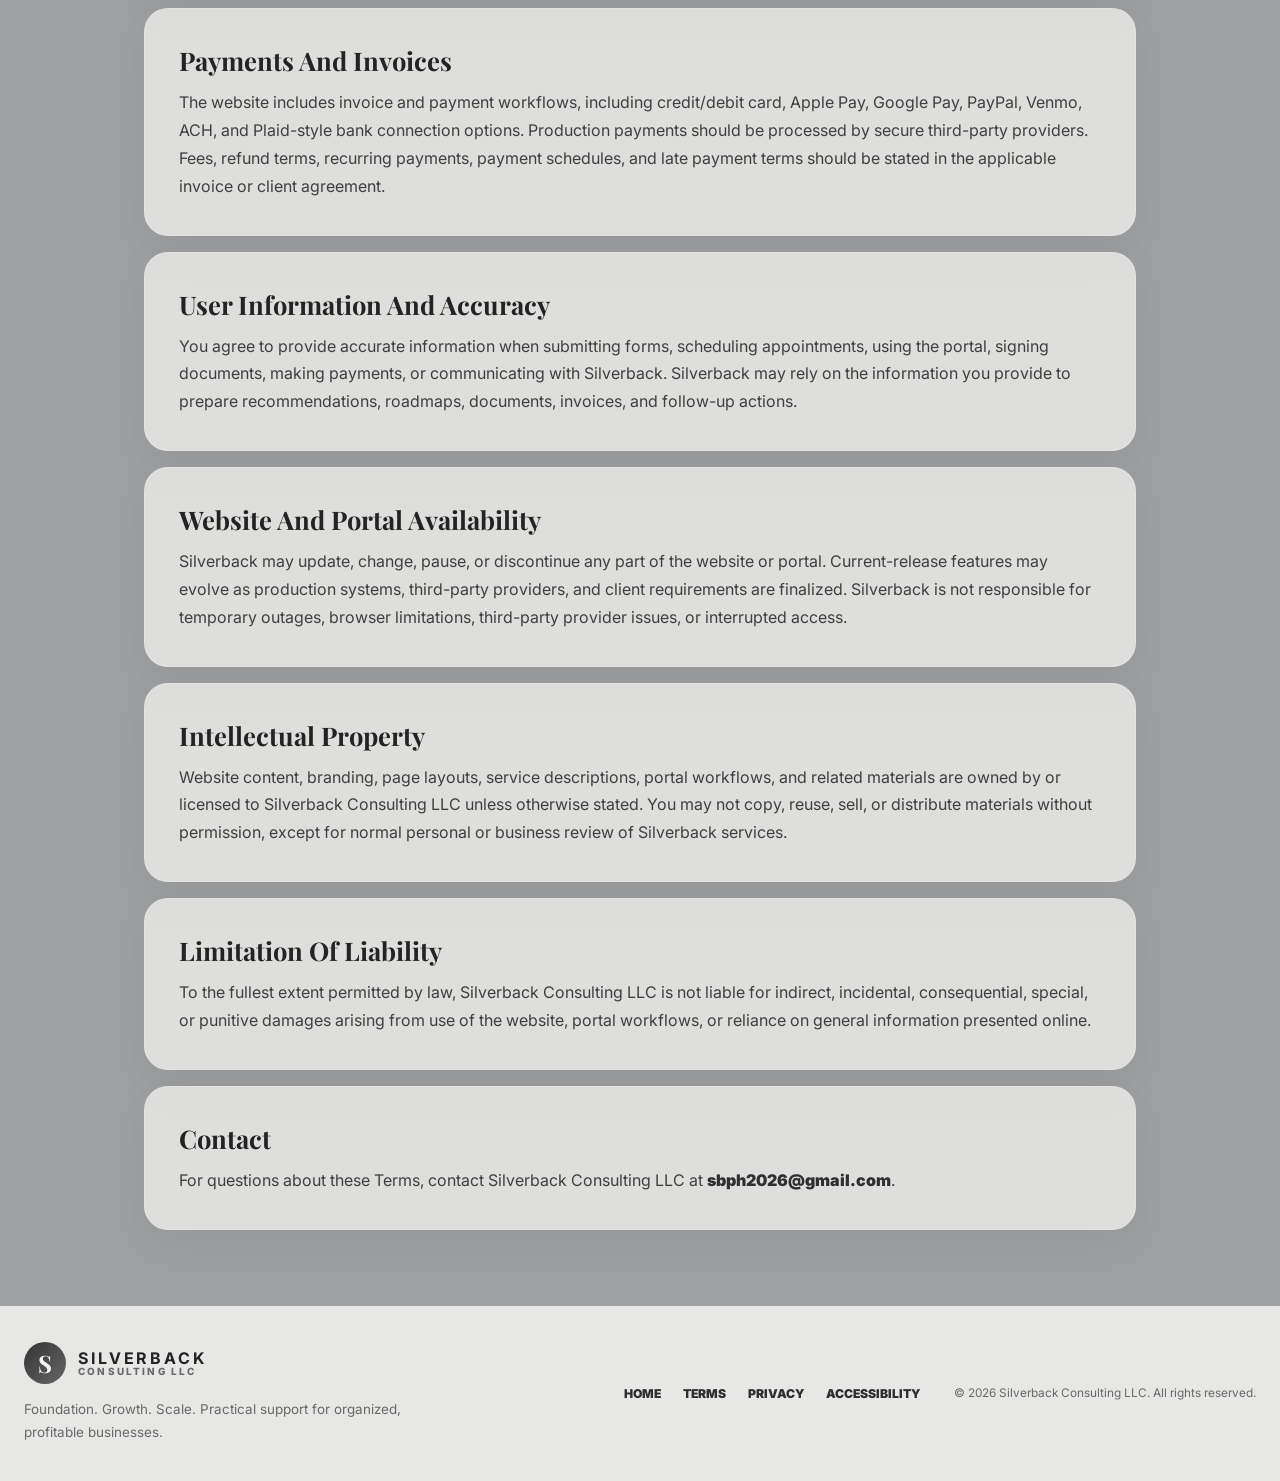
<file: terms.html>
<!doctype html>
<html lang="en">
  <head>
    <meta charset="utf-8">
    <meta name="viewport" content="width=device-width, initial-scale=1">
    <title>Terms of Use | Silverback Consulting LLC</title>
    <meta name="description" content="Terms of Use for Silverback Consulting LLC.">
    <meta name="theme-color" content="#9ea0a2">
    <link rel="preconnect" href="https://fonts.googleapis.com">
    <link rel="preconnect" href="https://fonts.gstatic.com" crossorigin>
    <link
      href="https://fonts.googleapis.com/css2?family=Inter:wght@400;500;600;700;800&family=Playfair+Display:wght@600;700&display=swap"
      rel="stylesheet"
    >
    <link rel="stylesheet" href="styles.css?v=production-1">
  </head>
  <body id="top">
    <header class="site-header">
      <div class="brand-lockup">
        <a class="brand" href="index.html" aria-label="Silverback Consulting home">
          <span class="brand-mark">S</span>
          <span class="brand-text"><strong>Silverback</strong><small>Consulting LLC</small></span>
        </a>
        <a class="hq-tab" href="crm.html">Silverback HQ</a>
      </div>
      <nav class="site-nav legal-nav">
        <a href="index.html#services">Services</a>
        <a href="client-portal.html">Client Portal</a>
        <a class="nav-button filled" href="index.html#schedule-consultation">Schedule Consultation</a>
      </nav>
    </header>

    <main>
      <section class="legal-hero">
        <p class="eyebrow">Silverback Consulting LLC</p>
        <h1>Terms of Use</h1>
        <p>Last updated: June 23, 2026</p>
      </section>

      <section class="legal-content">
        <article>
          <h2>Agreement To These Terms</h2>
          <p>By accessing or using this website, the Silverback Client Portal, Silverback HQ features, scheduling forms, investor intake forms, or related tools, you agree to these Terms of Use. If you do not agree, do not use the website or portal.</p>
          <p>These Terms are a business-ready template and should be reviewed by a qualified attorney before public launch.</p>
        </article>

        <article>
          <h2>Services</h2>
          <p>Silverback Consulting LLC provides business startup support, business assessment, strategy, operations, financial organization, marketing and brand development, business growth support, leadership support, and accountability services. Specific services, pricing, timelines, and deliverables should be confirmed in a written agreement or statement of work.</p>
        </article>

        <article>
          <h2>No Legal, Tax, Investment, Or Accounting Advice</h2>
          <p>Information on this website is for general business guidance and educational purposes. Silverback does not provide legal, tax, investment, or certified accounting advice unless separately stated in a signed agreement with properly licensed professionals. Business owners should consult licensed attorneys, tax professionals, accountants, insurance professionals, or financial advisors for regulated decisions.</p>
        </article>

        <article>
          <h2>Client Portal Access</h2>
          <p>Portal access is intended for authorized clients only. Users are responsible for keeping login credentials secure and for notifying Silverback of suspected unauthorized access. Production deployment should use secure authentication, multi-factor authentication, role-based access, session timeouts, and audit logging.</p>
        </article>

        <article>
          <h2>Documents And E-Signatures</h2>
          <p>The website includes document review and e-signature workflows. Production document signing should be handled through a secure provider such as DocuSign or a comparable e-signature platform. Signed agreements, disclosures, and statements of work may create binding obligations once properly executed.</p>
        </article>

        <article>
          <h2>Payments And Invoices</h2>
          <p>The website includes invoice and payment workflows, including credit/debit card, Apple Pay, Google Pay, PayPal, Venmo, ACH, and Plaid-style bank connection options. Production payments should be processed by secure third-party providers. Fees, refund terms, recurring payments, payment schedules, and late payment terms should be stated in the applicable invoice or client agreement.</p>
        </article>

        <article>
          <h2>User Information And Accuracy</h2>
          <p>You agree to provide accurate information when submitting forms, scheduling appointments, using the portal, signing documents, making payments, or communicating with Silverback. Silverback may rely on the information you provide to prepare recommendations, roadmaps, documents, invoices, and follow-up actions.</p>
        </article>

        <article>
          <h2>Website And Portal Availability</h2>
          <p>Silverback may update, change, pause, or discontinue any part of the website or portal. Current-release features may evolve as production systems, third-party providers, and client requirements are finalized. Silverback is not responsible for temporary outages, browser limitations, third-party provider issues, or interrupted access.</p>
        </article>

        <article>
          <h2>Intellectual Property</h2>
          <p>Website content, branding, page layouts, service descriptions, portal workflows, and related materials are owned by or licensed to Silverback Consulting LLC unless otherwise stated. You may not copy, reuse, sell, or distribute materials without permission, except for normal personal or business review of Silverback services.</p>
        </article>

        <article>
          <h2>Limitation Of Liability</h2>
          <p>To the fullest extent permitted by law, Silverback Consulting LLC is not liable for indirect, incidental, consequential, special, or punitive damages arising from use of the website, portal workflows, or reliance on general information presented online.</p>
        </article>

        <article>
          <h2>Contact</h2>
          <p>For questions about these Terms, contact Silverback Consulting LLC at <a href="mailto:sbph2026@gmail.com">sbph2026@gmail.com</a>.</p>
        </article>
      </section>
    </main>

    <footer class="site-footer">
      <div>
        <a class="brand footer-brand" href="index.html" aria-label="Silverback Consulting home">
          <span class="brand-mark">S</span>
          <span class="brand-text"><strong>Silverback</strong><small>Consulting LLC</small></span>
        </a>
        <p>Foundation. Growth. Scale. Practical support for organized, profitable businesses.</p>
      </div>
      <nav>
        <a href="index.html">Home</a>
        <a href="terms.html">Terms</a>
        <a href="privacy.html">Privacy</a>
        <a href="accessibility.html">Accessibility</a>
      </nav>
      <span>© 2026 Silverback Consulting LLC. All rights reserved.</span>
    </footer>
  </body>
</html>
</file>
<file: styles.css>
:root {
  --bg: #9ea0a2;
  --section-bg: #9ea0a2;
  --paper: #f4f4f2;
  --paper-soft: #e8e8e4;
  --ink: #232323;
  --ink-soft: #3f3f3f;
  --muted: #686868;
  --green: #2d2f31;
  --green-2: #4a4d50;
  --mint: #e2e2de;
  --accent: #ccccca;
  --accent-soft: #ddddda;
  --gold: #c7a24a;
  --gold-soft: #ead790;
  --line: rgba(244, 244, 242, 0.24);
  --line-dark: rgba(35, 35, 35, 0.18);
  --shadow: 0 24px 70px rgba(35, 35, 35, 0.14);
  --content: 1420px;
  --section-x: max(24px, calc((100vw - var(--content)) / 2));
}

* {
  box-sizing: border-box;
}

html {
  scroll-behavior: smooth;
  scroll-padding-top: 104px;
}

body {
  margin: 0;
  min-width: 320px;
  overflow-x: hidden;
  background:
    repeating-linear-gradient(135deg, rgba(255, 255, 255, 0.045) 0 1px, transparent 1px 8px),
    var(--section-bg);
  background-attachment: fixed;
  color: var(--ink);
  font-family: Inter, Arial, sans-serif;
  font-size: 16px;
  -webkit-font-smoothing: antialiased;
}

body.modal-open {
  overflow: hidden;
}

a {
  color: inherit;
  text-decoration: none;
}

button,
input,
select,
textarea {
  font: inherit;
}

button,
a {
  -webkit-tap-highlight-color: transparent;
}

img {
  display: block;
  max-width: 100%;
}

.skip-link {
  position: fixed;
  top: 10px;
  left: 10px;
  z-index: 200;
  padding: 10px 14px;
  transform: translateY(-160%);
  border: 1px solid var(--green);
  background: var(--paper);
  color: var(--green);
  font-weight: 800;
}

.skip-link:focus {
  transform: translateY(0);
}

:focus-visible {
  outline: 2px solid var(--accent);
  outline-offset: 3px;
}

.site-header {
  position: sticky;
  top: 0;
  z-index: 50;
  display: grid;
  grid-template-columns: minmax(240px, 320px) minmax(0, 1fr);
  gap: clamp(22px, 4vw, 64px);
  align-items: center;
  min-height: 92px;
  padding: 14px var(--section-x);
  border-bottom: 1px solid rgba(243, 243, 241, 0.3);
  background: rgba(236, 236, 233, 0.84);
  box-shadow: 0 10px 34px rgba(36, 40, 44, 0.07);
  backdrop-filter: blur(22px);
}

.brand-lockup {
  display: grid;
  gap: 8px;
  justify-items: start;
}

.brand {
  display: inline-flex;
  align-items: center;
  gap: 12px;
}

.brand-mark {
  display: grid;
  width: 42px;
  height: 42px;
  place-items: center;
  border-radius: 50%;
  background: linear-gradient(135deg, #333333, #676767);
  color: var(--paper);
  font-family: "Playfair Display", Georgia, serif;
  font-size: 1.5rem;
  font-weight: 700;
}

.brand-text {
  display: grid;
  gap: 1px;
  line-height: 1;
  text-transform: uppercase;
}

.brand-text strong {
  color: var(--ink);
  font-size: 1rem;
  letter-spacing: 0.18em;
}

.brand-text small {
  color: var(--muted);
  font-size: 0.62rem;
  font-weight: 800;
  letter-spacing: 0.22em;
}

.hq-tab {
  display: inline-flex;
  min-height: 30px;
  align-items: center;
  justify-content: center;
  padding: 0 12px;
  border: 1px solid var(--line-dark);
  border-radius: 999px;
  background: var(--paper);
  color: var(--green);
  font-size: 0.66rem;
  font-weight: 800;
  letter-spacing: 0.04em;
  text-transform: uppercase;
  white-space: nowrap;
}

.site-nav {
  display: flex;
  justify-content: flex-end;
  gap: clamp(14px, 1.5vw, 28px);
  align-items: center;
  color: var(--ink-soft);
  font-size: clamp(0.7rem, 0.76vw, 0.84rem);
  font-weight: 800;
  text-transform: uppercase;
  white-space: nowrap;
}

.site-nav a:not(.nav-button) {
  position: relative;
  padding: 12px 0;
}

.site-nav a:not(.nav-button)::after {
  position: absolute;
  right: 0;
  bottom: 5px;
  left: 0;
  height: 2px;
  content: "";
  transform: scaleX(0);
  transform-origin: right;
  background: var(--green);
  transition: transform 180ms ease;
}

.site-nav a:hover::after,
.site-nav a:focus-visible::after {
  transform: scaleX(1);
  transform-origin: left;
}

.nav-button,
.button {
  display: inline-flex;
  min-height: 44px;
  align-items: center;
  justify-content: center;
  padding: 0 18px;
  border: 1px solid var(--green);
  border-radius: 999px;
  font-weight: 900;
  letter-spacing: 0.01em;
  text-transform: uppercase;
  transition: background 180ms ease, color 180ms ease, transform 180ms ease, box-shadow 180ms ease;
}

.nav-button {
  min-height: 40px;
  padding: 0 14px;
  color: var(--green);
}

.nav-button.filled,
.button.primary {
  border-color: var(--green);
  background: var(--green);
  color: var(--paper);
  box-shadow: 0 12px 30px rgba(36, 40, 44, 0.18);
}

.nav-button:hover,
.button:hover {
  transform: translateY(-2px);
}

.nav-button.filled:hover,
.button.primary:hover {
  background: var(--green-2);
}

.menu-toggle {
  display: none;
  width: 44px;
  height: 44px;
  padding: 9px;
  border: 1px solid var(--line-dark);
  border-radius: 50%;
  background: var(--paper);
  cursor: pointer;
}

.menu-toggle span {
  display: block;
  height: 2px;
  margin: 5px 0;
  background: var(--green);
  transition: transform 180ms ease, opacity 180ms ease;
}

.menu-toggle[aria-expanded="true"] span:nth-child(1) {
  transform: translateY(7px) rotate(45deg);
}

.menu-toggle[aria-expanded="true"] span:nth-child(2) {
  opacity: 0;
}

.menu-toggle[aria-expanded="true"] span:nth-child(3) {
  transform: translateY(-7px) rotate(-45deg);
}

.hero {
  display: grid;
  grid-template-columns: minmax(0, 1.02fr) minmax(420px, 0.98fr);
  gap: clamp(32px, 5vw, 90px);
  align-items: center;
  min-height: calc(100svh - 92px);
  padding: clamp(70px, 8vw, 118px) var(--section-x);
  border-bottom: 1px solid rgba(243, 243, 241, 0.2);
  background:
    repeating-linear-gradient(135deg, rgba(255, 255, 255, 0.045) 0 1px, transparent 1px 8px),
    var(--section-bg);
}

.hero-copy {
  max-width: 760px;
}

.eyebrow,
.section-kicker {
  color: var(--green-2);
  font-size: 0.75rem;
  font-weight: 900;
  letter-spacing: 0.12em;
  text-transform: uppercase;
}

.hero .eyebrow {
  display: flex;
  gap: 12px;
  align-items: center;
}

.hero .eyebrow::before {
  width: 34px;
  height: 2px;
  content: "";
  background: linear-gradient(90deg, #b7b7b3, #646464);
}

h1,
h2,
h3,
p {
  margin-top: 0;
}

h1,
h2 {
  font-family: "Playfair Display", Georgia, serif;
  letter-spacing: 0;
}

h1 {
  max-width: 850px;
  margin: 18px 0 24px;
  color: var(--ink);
  font-size: clamp(3rem, 5.6vw, 6.4rem);
  line-height: 0.96;
}

.hero-copy > p:not(.eyebrow) {
  max-width: 680px;
  color: var(--ink-soft);
  font-size: clamp(1rem, 1.2vw, 1.22rem);
  line-height: 1.72;
}

.hero-actions,
.closing-actions {
  display: flex;
  flex-wrap: wrap;
  gap: 12px;
  margin-top: 32px;
}

.button {
  min-height: 50px;
  font-size: 0.76rem;
}

.button::after {
  margin-left: 12px;
  content: "\2192";
  font-size: 1rem;
  font-weight: 500;
}

.button.ghost {
  background: transparent;
  color: var(--green);
}

.button.ghost:hover {
  background: var(--mint);
}

.hero-visual {
  position: relative;
  min-height: 520px;
  padding: clamp(18px, 3vw, 36px);
  border: 1px solid var(--line);
  border-radius: 34px;
  background:
    repeating-linear-gradient(135deg, rgba(42, 42, 42, 0.035) 0 1px, transparent 1px 10px),
    linear-gradient(150deg, rgba(243, 243, 241, 0.94), rgba(221, 221, 218, 0.84)),
    var(--paper);
  box-shadow: 0 28px 80px rgba(35, 35, 35, 0.13);
}

.hero-visual::before {
  position: absolute;
  inset: 24px;
  content: "";
  border: 1px solid rgba(6, 59, 49, 0.08);
  border-radius: 20px;
  pointer-events: none;
}

.insight-panel {
  position: relative;
  z-index: 1;
  display: grid;
  gap: clamp(20px, 2.2vw, 30px);
  height: 100%;
  min-height: 430px;
  padding: clamp(24px, 3vw, 40px);
  border-radius: 28px;
  background:
    repeating-linear-gradient(135deg, rgba(255, 255, 255, 0.035) 0 1px, transparent 1px 9px),
    linear-gradient(145deg, #343434, #626262),
    var(--green);
  color: var(--paper);
}

.panel-topline {
  color: rgba(255, 255, 255, 0.72);
  font-size: 0.78rem;
  font-weight: 900;
  letter-spacing: 0.14em;
  text-transform: uppercase;
}

.panel-score {
  display: flex;
  align-items: flex-end;
  gap: clamp(14px, 2vw, 24px);
  min-width: 0;
  padding: 4px 0 10px;
}

.panel-score span {
  flex: 0 0 auto;
  font-family: "Playfair Display", Georgia, serif;
  font-size: clamp(4.4rem, 6.4vw, 6.9rem);
  line-height: 0.82;
}

.panel-score small {
  display: block;
  max-width: 150px;
  padding-bottom: 10px;
  color: var(--mint);
  font-size: clamp(0.76rem, 0.9vw, 0.9rem);
  font-weight: 800;
  line-height: 1.25;
  text-transform: uppercase;
}

.panel-bars {
  display: grid;
  gap: 18px;
}

.panel-bars span {
  display: grid;
  gap: 8px;
  color: rgba(255, 255, 255, 0.84);
  font-size: 0.86rem;
  font-weight: 700;
}

.panel-bars span::after {
  display: block;
  width: 100%;
  height: 9px;
  overflow: hidden;
  border-radius: 999px;
  background:
    linear-gradient(90deg, #dfe3e6 var(--bar), rgba(255, 255, 255, 0.2) var(--bar));
  content: "";
}

.panel-note {
  align-self: end;
  padding-top: 18px;
  border-top: 1px solid rgba(255, 255, 255, 0.16);
  color: rgba(255, 255, 255, 0.8);
  line-height: 1.6;
}

.decision-card {
  position: absolute;
  right: clamp(14px, 3vw, 42px);
  bottom: clamp(14px, 3vw, 42px);
  z-index: 2;
  width: min(300px, calc(100% - 40px));
  padding: 22px;
  border: 1px solid rgba(244, 244, 242, 0.46);
  border-radius: 22px;
  background: rgba(240, 240, 238, 0.9);
  box-shadow: 0 20px 48px rgba(36, 40, 44, 0.13);
  backdrop-filter: blur(10px);
}

.decision-card span {
  display: block;
  margin-bottom: 10px;
  color: var(--accent);
  font-size: 0.72rem;
  font-weight: 900;
  letter-spacing: 0.12em;
  text-transform: uppercase;
}

.decision-card strong {
  color: var(--ink);
  font-size: 1rem;
  line-height: 1.35;
}

.focus-strip,
.services-detail-section,
.engagement-section,
.readiness-section,
.trust-section,
.results-section,
.industries-section,
.leadership-section,
.case-section,
.insights-section,
.closing-cta {
  padding: clamp(62px, 7vw, 106px) var(--section-x);
  border-bottom: 1px solid rgba(243, 243, 241, 0.18);
}

.focus-strip,
.services-detail-section,
.engagement-section,
.trust-section,
.industries-section,
.case-section {
  background:
    repeating-linear-gradient(135deg, rgba(255, 255, 255, 0.045) 0 1px, transparent 1px 8px),
    var(--section-bg);
}

.results-section,
.insights-section {
  background:
    repeating-linear-gradient(135deg, rgba(255, 255, 255, 0.045) 0 1px, transparent 1px 8px),
    var(--section-bg);
}

.section-kicker {
  display: flex;
  gap: 14px;
  align-items: center;
  justify-content: center;
  margin-bottom: 34px;
  text-align: center;
}

.section-kicker::before,
.section-kicker::after {
  width: 40px;
  height: 2px;
  content: "";
  background: linear-gradient(90deg, #b7b7b3, #646464);
}

.focus-grid,
.service-detail-grid,
.engagement-grid,
.trust-grid,
.results-grid,
.industries-grid,
.card-grid {
  display: grid;
  max-width: var(--content);
  margin: 0 auto;
}

.focus-grid {
  grid-template-columns: repeat(3, minmax(0, 1fr));
  overflow: hidden;
  border: 1px solid rgba(244, 244, 242, 0.3);
  border-radius: 28px;
  background: rgba(240, 240, 238, 0.72);
  box-shadow: 0 18px 60px rgba(35, 35, 35, 0.08);
}

.focus-grid article {
  min-height: 260px;
  padding: clamp(26px, 3vw, 46px);
  border-right: 1px solid rgba(35, 35, 35, 0.1);
  background: rgba(240, 240, 238, 0.72);
  transition: background 180ms ease;
}

.focus-grid article:last-child {
  border-right: 0;
}

.focus-grid article:hover {
  background: rgba(255, 255, 255, 0.42);
}

.line-icon {
  display: block;
  margin-bottom: 42px;
  color: var(--accent);
  font-size: 0.8rem;
  font-weight: 900;
  letter-spacing: 0.18em;
}

.focus-grid h2 {
  margin-bottom: 16px;
  font-family: "Playfair Display", Georgia, serif;
  font-size: clamp(1.7rem, 2vw, 2.35rem);
  line-height: 1.08;
}

.focus-grid p,
.card-grid p,
.leader-card p,
.closing-cta p,
.site-footer p {
  color: var(--muted);
  line-height: 1.72;
}

.focus-grid p {
  margin-bottom: 0;
}

.service-detail-grid {
  grid-template-columns: repeat(3, minmax(0, 1fr));
  gap: 18px;
}

.service-detail-grid article {
  display: flex;
  min-height: 410px;
  flex-direction: column;
  padding: clamp(24px, 2.6vw, 34px);
  border: 1px solid rgba(244, 244, 242, 0.28);
  border-radius: 26px;
  background: rgba(240, 240, 238, 0.78);
  box-shadow: 0 18px 48px rgba(35, 35, 35, 0.08);
}

.service-detail-grid article:nth-child(7) {
  grid-column: 2 / 3;
}

.service-detail-grid span {
  display: inline-flex;
  width: fit-content;
  min-width: 44px;
  height: 34px;
  align-items: center;
  justify-content: center;
  margin-bottom: 22px;
  border: 1px solid var(--line-dark);
  border-radius: 999px;
  background: var(--paper);
  color: var(--green);
  font-size: 0.72rem;
  font-weight: 900;
  letter-spacing: 0.08em;
}

.service-detail-grid h3 {
  margin-bottom: 10px;
  color: var(--ink);
  font-family: "Playfair Display", Georgia, serif;
  font-size: clamp(1.35rem, 1.65vw, 1.85rem);
  line-height: 1.12;
}

.service-detail-grid p {
  margin-bottom: 18px;
  color: var(--green);
  font-weight: 800;
  line-height: 1.48;
}

.service-detail-grid ul {
  display: grid;
  gap: 10px;
  margin: 0 0 22px;
  padding: 0;
  color: var(--ink-soft);
  list-style: none;
}

.service-detail-grid li {
  position: relative;
  padding-left: 20px;
  line-height: 1.48;
}

.service-detail-grid li::before {
  position: absolute;
  top: 0.62em;
  left: 0;
  width: 8px;
  height: 8px;
  content: "";
  border-radius: 50%;
  background: var(--green-2);
}

.service-detail-grid small {
  display: block;
  margin-top: auto;
  padding-top: 18px;
  border-top: 1px solid rgba(35, 35, 35, 0.12);
  color: var(--muted);
  font-size: 0.82rem;
  font-weight: 800;
  line-height: 1.5;
}

.results-grid {
  grid-template-columns: repeat(4, minmax(0, 1fr));
  text-align: left;
  overflow: hidden;
  border: 1px solid rgba(244, 244, 242, 0.24);
  border-radius: 28px;
  background: rgba(240, 240, 238, 0.34);
}

.results-grid article {
  min-height: 150px;
  padding: 28px 32px;
  border-right: 1px solid rgba(35, 35, 35, 0.11);
}

.results-grid article:last-child {
  border-right: 0;
}

.results-grid strong {
  display: block;
  margin-bottom: 12px;
  color: #1f2327;
  font-family: "Playfair Display", Georgia, serif;
  font-size: clamp(2.4rem, 4vw, 4.2rem);
  font-weight: 700;
}

.results-grid span {
  color: var(--muted);
  font-size: 0.92rem;
  line-height: 1.55;
}

.industries-grid {
  grid-template-columns: repeat(6, minmax(0, 1fr));
  gap: 10px;
}

.industries-grid span {
  display: grid;
  min-height: 88px;
  place-items: center;
  padding: 16px;
  border: 1px solid rgba(244, 244, 242, 0.26);
  border-radius: 18px;
  background: rgba(240, 240, 238, 0.6);
  color: var(--ink);
  font-size: 0.9rem;
  font-weight: 800;
  text-align: center;
}

.engagement-grid,
.trust-grid {
  grid-template-columns: repeat(4, minmax(0, 1fr));
  gap: 16px;
}

.trust-grid {
  grid-template-columns: repeat(3, minmax(0, 1fr));
}

.engagement-grid article,
.trust-grid article {
  min-height: 230px;
  padding: clamp(24px, 2.6vw, 34px);
  border: 1px solid rgba(244, 244, 242, 0.28);
  border-radius: 26px;
  background: rgba(240, 240, 238, 0.78);
  box-shadow: 0 18px 48px rgba(35, 35, 35, 0.08);
}

.engagement-grid span {
  display: inline-flex;
  min-width: 44px;
  height: 34px;
  align-items: center;
  justify-content: center;
  margin-bottom: 22px;
  border: 1px solid var(--line-dark);
  border-radius: 999px;
  background: var(--paper);
  color: var(--green);
  font-size: 0.72rem;
  font-weight: 900;
}

.engagement-grid h3,
.trust-grid h3 {
  margin-bottom: 12px;
  color: var(--ink);
  font-family: "Playfair Display", Georgia, serif;
  font-size: clamp(1.35rem, 1.7vw, 1.9rem);
  line-height: 1.12;
}

.engagement-grid p,
.trust-grid p {
  margin-bottom: 0;
  color: var(--muted);
  line-height: 1.7;
}

.readiness-section {
  display: grid;
  grid-template-columns: minmax(280px, 0.7fr) minmax(0, 1fr);
  gap: clamp(28px, 5vw, 72px);
  align-items: start;
  background:
    repeating-linear-gradient(135deg, rgba(255, 255, 255, 0.045) 0 1px, transparent 1px 8px),
    var(--section-bg);
}

.readiness-section h2 {
  margin-bottom: 16px;
  font-size: clamp(2rem, 3.2vw, 3.8rem);
  line-height: 1.06;
}

.readiness-section p:not(.eyebrow) {
  color: var(--muted);
  line-height: 1.72;
}

.readiness-list {
  display: grid;
  grid-template-columns: repeat(2, minmax(0, 1fr));
  gap: 12px;
}

.readiness-list span {
  min-height: 84px;
  padding: 18px 20px;
  border: 1px solid rgba(244, 244, 242, 0.28);
  border-radius: 20px;
  background: rgba(240, 240, 238, 0.78);
  color: var(--ink-soft);
  font-weight: 800;
  line-height: 1.45;
}

.leadership-section {
  display: grid;
  grid-template-columns: 1fr;
  gap: 20px;
  align-items: stretch;
  background:
    repeating-linear-gradient(135deg, rgba(255, 255, 255, 0.045) 0 1px, transparent 1px 8px),
    var(--section-bg);
}

.leadership-copy {
  display: flex;
  flex-direction: column;
  justify-content: center;
  min-height: auto;
  padding: clamp(24px, 3vw, 36px);
  border: 1px solid rgba(244, 244, 242, 0.26);
  border-radius: 28px;
  background: rgba(240, 240, 238, 0.86);
  box-shadow: 0 20px 54px rgba(35, 35, 35, 0.1);
}

.leadership-copy h2 {
  max-width: 420px;
  margin-bottom: 18px;
  font-size: clamp(2rem, 2.8vw, 3.25rem);
  line-height: 1.06;
}

.leadership-copy > p:last-child {
  max-width: 760px;
  color: var(--muted);
  line-height: 1.72;
}

.leadership-grid {
  display: grid;
  grid-template-columns: repeat(3, minmax(0, 1fr));
  gap: 20px;
}

.leader-card {
  display: grid;
  grid-template-rows: 340px 1fr;
  gap: 22px;
  align-items: stretch;
  min-height: 100%;
  padding: 18px;
  border: 1px solid rgba(244, 244, 242, 0.26);
  border-radius: 28px;
  background: rgba(240, 240, 238, 0.86);
  box-shadow: 0 20px 54px rgba(35, 35, 35, 0.1);
  transition: transform 180ms ease, border-color 180ms ease, box-shadow 180ms ease;
}

.leader-card:hover {
  transform: translateY(-4px);
  border-color: rgba(199, 162, 74, 0.48);
  box-shadow: 0 24px 64px rgba(35, 35, 35, 0.15);
}

.leader-photo {
  width: 100%;
  height: 100%;
  min-height: 0;
  object-fit: cover;
  object-position: center top;
  border: 1px solid rgba(35, 35, 35, 0.12);
  border-radius: 22px;
  background: var(--paper-soft);
}

.leader-card h3 {
  margin-bottom: 7px;
  color: var(--green);
  font-size: 1.42rem;
}

.leader-card span {
  display: block;
  margin-bottom: 14px;
  color: var(--gold);
  font-size: 0.78rem;
  font-weight: 900;
  letter-spacing: 0.08em;
  text-transform: uppercase;
}

.leader-card p {
  margin-bottom: 0;
  font-size: 0.92rem;
}

.technology-partner-card {
  display: grid;
  grid-template-columns: minmax(0, 1fr) minmax(280px, 0.82fr);
  gap: 24px;
  padding: clamp(24px, 3vw, 38px);
  border: 1px solid rgba(244, 244, 242, 0.34);
  border-radius: 32px;
  background:
    linear-gradient(135deg, rgba(35, 35, 35, 0.96), rgba(63, 63, 63, 0.92)),
    var(--ink);
  color: var(--paper);
  box-shadow: 0 30px 80px rgba(35, 35, 35, 0.18);
}

.partner-bio h3 {
  margin: 8px 0 8px;
  color: var(--paper);
  font-family: "Playfair Display", Georgia, serif;
  font-size: clamp(2rem, 3vw, 3.1rem);
  line-height: 1;
}

.partner-bio span {
  display: block;
  margin-bottom: 18px;
  color: var(--gold-soft);
  font-weight: 900;
  letter-spacing: 0.08em;
  text-transform: uppercase;
}

.partner-bio p,
.partner-close {
  color: rgba(244, 244, 242, 0.82);
  line-height: 1.72;
}

.partner-capabilities {
  display: grid;
  grid-template-columns: repeat(2, minmax(0, 1fr));
  gap: 10px;
  align-content: start;
}

.partner-capabilities span {
  min-height: 48px;
  padding: 12px 14px;
  border: 1px solid rgba(199, 162, 74, 0.28);
  border-radius: 16px;
  background: rgba(255, 255, 255, 0.055);
  color: rgba(244, 244, 242, 0.92);
  font-size: 0.84rem;
  font-weight: 800;
  line-height: 1.35;
}

.partner-close {
  grid-column: 1 / -1;
  max-width: 1060px;
  margin: 0;
}

.powered-by-card {
  grid-column: 1 / -1;
  display: grid;
  grid-template-columns: minmax(260px, auto) 1fr auto;
  gap: 18px;
  align-items: center;
  padding: 18px;
  border: 1px solid rgba(199, 162, 74, 0.34);
  border-radius: 24px;
  background: rgba(0, 0, 0, 0.22);
}

.pitc-lockup {
  display: inline-flex;
  gap: 12px;
  align-items: center;
}

.pitc-mark {
  display: grid;
  width: 48px;
  height: 48px;
  place-items: center;
  border: 1px solid rgba(199, 162, 74, 0.52);
  border-radius: 50%;
  background: linear-gradient(135deg, rgba(234, 215, 144, 0.2), rgba(255, 255, 255, 0.06));
  color: var(--gold-soft);
  font-family: "Playfair Display", Georgia, serif;
  font-size: 1.45rem;
  font-weight: 700;
}

.pitc-lockup strong,
.pitc-lockup small {
  display: block;
}

.pitc-lockup strong {
  color: var(--paper);
  font-size: 1.05rem;
  letter-spacing: 0.03em;
}

.pitc-lockup small {
  margin-top: 3px;
  color: rgba(244, 244, 242, 0.62);
  font-size: 0.72rem;
  font-weight: 800;
  letter-spacing: 0.08em;
  text-transform: uppercase;
}

.powered-by-card p {
  margin: 0;
  color: rgba(244, 244, 242, 0.86);
  font-weight: 800;
}

.partner-link {
  border-color: rgba(199, 162, 74, 0.58);
  color: var(--gold-soft);
  white-space: nowrap;
}

.partner-link:hover {
  border-color: var(--gold-soft);
  background: rgba(199, 162, 74, 0.12);
  transform: translateY(-2px);
}

.card-grid {
  grid-template-columns: repeat(3, minmax(0, 1fr));
  gap: 18px;
}

.card-grid article {
  position: relative;
  min-height: 230px;
  padding: 32px;
  overflow: hidden;
  border: 1px solid rgba(244, 244, 242, 0.26);
  border-radius: 24px;
  background: rgba(240, 240, 238, 0.76);
  transition: border-color 180ms ease, transform 180ms ease, box-shadow 180ms ease;
}

.card-grid article::before {
  position: absolute;
  top: 0;
  left: 0;
  width: 100%;
  height: 4px;
  content: "";
  background: linear-gradient(90deg, #333333, #9b9b98);
}

.card-grid article:hover {
  transform: translateY(-3px);
  border-color: rgba(6, 59, 49, 0.36);
  box-shadow: 0 18px 44px rgba(35, 35, 35, 0.1);
}

.card-grid h3 {
  margin-bottom: 10px;
  color: var(--ink);
  font-size: 1.35rem;
}

.card-grid span {
  display: block;
  margin-bottom: 12px;
  color: var(--accent);
  font-size: 0.76rem;
  font-weight: 900;
  letter-spacing: 0.08em;
  text-transform: uppercase;
}

.card-grid p {
  margin-bottom: 0;
}

.closing-cta {
  display: grid;
  grid-template-columns: minmax(0, 1fr) auto;
  gap: clamp(28px, 5vw, 76px);
  align-items: center;
  background:
    repeating-linear-gradient(135deg, rgba(255, 255, 255, 0.045) 0 1px, transparent 1px 8px),
    var(--section-bg);
  color: var(--ink);
}

.closing-cta .eyebrow {
  color: var(--green-2);
}

.closing-cta h2 {
  max-width: 900px;
  margin-bottom: 14px;
  color: var(--ink);
  font-size: clamp(2.1rem, 3.5vw, 4rem);
  line-height: 1.08;
}

.closing-cta > div:first-child > p:last-child {
  max-width: 720px;
  margin-bottom: 0;
  color: var(--ink-soft);
}

.closing-cta .button.primary {
  border-color: var(--green);
  background: var(--green);
  color: var(--paper);
}

.closing-cta .button.ghost {
  border-color: var(--green);
  color: var(--green);
}

.closing-cta .button.ghost:hover {
  background: rgba(236, 236, 234, 0.48);
}

.site-footer {
  display: grid;
  grid-template-columns: minmax(260px, 1fr) auto auto;
  gap: 34px;
  align-items: center;
  padding: 36px var(--section-x);
  background: rgba(240, 240, 238, 0.9);
}

.footer-brand {
  margin-bottom: 14px;
}

.site-footer p {
  max-width: 380px;
  margin: 0;
  font-size: 0.84rem;
}

.site-footer nav {
  display: flex;
  gap: 22px;
  color: var(--green);
  font-size: 0.76rem;
  font-weight: 900;
  text-transform: uppercase;
}

.site-footer > span {
  color: var(--muted);
  font-size: 0.74rem;
}

.legal-nav {
  justify-content: flex-end;
}

.legal-hero {
  padding: clamp(70px, 8vw, 118px) var(--section-x) clamp(42px, 5vw, 72px);
  border-bottom: 1px solid rgba(243, 243, 241, 0.18);
  background:
    repeating-linear-gradient(135deg, rgba(255, 255, 255, 0.045) 0 1px, transparent 1px 8px),
    var(--section-bg);
}

.legal-hero h1 {
  max-width: 900px;
  margin-bottom: 16px;
}

.legal-hero p:not(.eyebrow) {
  margin-bottom: 0;
  color: var(--muted);
  font-weight: 800;
}

.legal-content {
  display: grid;
  max-width: 1040px;
  gap: 16px;
  margin: 0 auto;
  padding: clamp(42px, 6vw, 84px) var(--section-x);
}

.legal-content article {
  padding: clamp(22px, 3vw, 34px);
  border: 1px solid rgba(244, 244, 242, 0.28);
  border-radius: 24px;
  background: rgba(240, 240, 238, 0.78);
  box-shadow: 0 14px 42px rgba(35, 35, 35, 0.07);
}

.legal-content h2 {
  margin-bottom: 12px;
  color: var(--ink);
  font-size: clamp(1.45rem, 2vw, 2.1rem);
}

.legal-content p {
  margin-bottom: 12px;
  color: var(--ink-soft);
  line-height: 1.74;
}

.legal-content p:last-child {
  margin-bottom: 0;
}

.legal-content a,
.site-footer a[href^="mailto"] {
  color: var(--green);
  font-weight: 900;
}

.investor-section,
.schedule-modal {
  padding: 0;
}

.investor-section[hidden],
.schedule-modal[hidden] {
  display: none;
}

.investor-section.is-open,
.schedule-modal.is-open {
  display: grid;
}

.investor-modal,
.schedule-modal {
  position: fixed;
  inset: 0;
  z-index: 100;
  place-items: center;
  padding: 24px;
  background: rgba(35, 35, 35, 0.48);
  backdrop-filter: blur(14px);
}

.investor-dialog,
.schedule-dialog {
  width: min(95vw, 980px);
  max-height: min(90vh, 810px);
  overflow: auto;
  padding: clamp(22px, 3vw, 34px);
  border: 1px solid rgba(244, 244, 242, 0.34);
  border-radius: 28px;
  background:
    repeating-linear-gradient(135deg, rgba(35, 35, 35, 0.025) 0 1px, transparent 1px 9px),
    rgba(240, 240, 238, 0.94);
  box-shadow: 0 28px 90px rgba(35, 35, 35, 0.2);
}

.investor-intro,
.schedule-intro {
  position: relative;
  max-width: 760px;
  margin: 0 auto 20px;
  padding: 0 72px;
  text-align: center;
}

.investor-close {
  position: absolute;
  top: -6px;
  right: 0;
  width: 38px;
  height: 38px;
  overflow: hidden;
  border: 1px solid var(--line-dark);
  border-radius: 50%;
  background: var(--paper-soft);
  color: transparent;
  cursor: pointer;
}

.investor-close::before,
.investor-close::after {
  position: absolute;
  top: 17px;
  left: 9px;
  width: 18px;
  height: 2px;
  content: "";
  background: var(--green);
}

.investor-close::before {
  transform: rotate(45deg);
}

.investor-close::after {
  transform: rotate(-45deg);
}

.investor-intro h2,
.schedule-intro h2 {
  margin-bottom: 7px;
  font-size: clamp(1.8rem, 3vw, 2.5rem);
}

.investor-intro p:not(.eyebrow),
.schedule-intro p:not(.eyebrow) {
  margin: 0 auto;
  color: var(--muted);
  font-size: 0.92rem;
  line-height: 1.55;
}

.investor-form,
.schedule-form {
  display: grid;
  grid-template-columns: repeat(3, minmax(0, 1fr));
  gap: 13px;
  max-width: 910px;
  margin: 0 auto;
}

.investor-form label,
.schedule-form label {
  display: grid;
  gap: 6px;
  color: var(--green);
  font-size: 0.7rem;
  font-weight: 900;
  text-transform: uppercase;
}

.investor-form .wide,
.investor-form button,
.investor-form .form-status,
.schedule-form .wide,
.schedule-form button,
.schedule-form .form-status {
  grid-column: 1 / -1;
}

.investor-form label:nth-child(9) {
  grid-column: 1 / 3;
}

.investor-form label:nth-child(10) {
  grid-column: 3 / 4;
}

input,
select,
textarea {
  width: 100%;
  min-height: 44px;
  padding: 10px 12px;
  border: 1px solid rgba(35, 35, 35, 0.14);
  border-radius: 12px;
  outline: none;
  background: rgba(255, 255, 255, 0.66);
  color: var(--ink);
}

input:focus,
select:focus,
textarea:focus {
  border-color: var(--green);
  box-shadow: 0 0 0 3px rgba(6, 59, 49, 0.12);
}

textarea {
  min-height: 76px;
  resize: vertical;
}

.checkbox-row {
  display: flex !important;
  grid-template-columns: auto 1fr;
  align-items: flex-start;
  gap: 10px !important;
  color: var(--ink-soft) !important;
  font-size: 0.8rem !important;
  line-height: 1.5;
  text-transform: none !important;
}

.checkbox-row input {
  width: 18px;
  min-width: 18px;
  height: 18px;
  min-height: 18px;
  margin-top: 2px;
  accent-color: var(--green);
}

.form-status {
  min-height: 20px;
  margin: 0;
  color: var(--green);
  font-size: 0.84rem;
  font-weight: 800;
  line-height: 1.4;
}

.reveal-ready {
  opacity: 0;
  transform: translateY(18px);
  transition: opacity 560ms ease, transform 560ms ease;
}

.reveal-ready.is-visible {
  opacity: 1;
  transform: translateY(0);
}

.ai-chat {
  position: fixed;
  right: clamp(16px, 2.5vw, 34px);
  bottom: clamp(16px, 2.5vw, 30px);
  z-index: 80;
  font-family: Inter, sans-serif;
}

.ai-chat-toggle {
  display: inline-flex;
  align-items: center;
  gap: 10px;
  min-height: 54px;
  padding: 10px 18px 10px 10px;
  border: 1px solid var(--green);
  border-radius: 999px;
  background: var(--green);
  color: var(--paper);
  box-shadow: 0 18px 50px rgba(36, 40, 44, 0.22);
  cursor: pointer;
  text-transform: uppercase;
  letter-spacing: 0.04em;
  transition: transform 0.2s ease, box-shadow 0.2s ease;
}

.ai-chat-toggle:hover,
.ai-chat-toggle:focus-visible {
  transform: translateY(-2px);
  box-shadow: 0 22px 60px rgba(36, 40, 44, 0.28);
}

.ai-chat-toggle span {
  display: grid;
  place-items: center;
  width: 34px;
  height: 34px;
  border-radius: 50%;
  background: var(--paper);
  color: var(--green);
  font-weight: 900;
  font-size: 0.78rem;
}

.ai-chat-toggle strong {
  font-size: 0.79rem;
  white-space: nowrap;
}

.ai-chat-panel {
  position: absolute;
  right: 0;
  bottom: calc(100% + 14px);
  display: grid;
  grid-template-rows: auto minmax(0, 1fr) auto auto;
  width: min(92vw, 410px);
  height: min(72vh, 590px);
  overflow: hidden;
  border: 1px solid rgba(244, 244, 242, 0.34);
  border-radius: 24px;
  background:
    repeating-linear-gradient(135deg, rgba(35, 35, 35, 0.025) 0 1px, transparent 1px 9px),
    rgba(240, 240, 238, 0.96);
  box-shadow: 0 28px 90px rgba(36, 40, 44, 0.2);
}

.ai-chat-panel[hidden] {
  display: none;
}

.ai-chat-header {
  display: flex;
  justify-content: space-between;
  align-items: center;
  gap: 16px;
  padding: 16px 18px;
  border-bottom: 1px solid rgba(35, 35, 35, 0.1);
  background: rgba(216, 216, 213, 0.66);
}

.ai-chat-header span {
  display: block;
  color: var(--green-2);
  font-size: 0.72rem;
  font-weight: 900;
  letter-spacing: 0.16em;
  text-transform: uppercase;
}

.ai-chat-header strong {
  display: block;
  color: var(--ink);
  font-size: 1rem;
}

.ai-chat-header button {
  border: 1px solid var(--line-dark);
  background: var(--paper);
  color: var(--green);
  padding: 8px 11px;
  border-radius: 999px;
  font-size: 0.7rem;
  font-weight: 900;
  letter-spacing: 0.08em;
  text-transform: uppercase;
}

.ai-chat-messages {
  display: flex;
  flex-direction: column;
  gap: 10px;
  min-height: 0;
  overflow-y: auto;
  padding: 16px;
  scrollbar-color: var(--green) var(--paper-soft);
}

.ai-message {
  max-width: 88%;
  padding: 11px 13px;
  border-radius: 16px;
  font-size: 0.88rem;
  line-height: 1.45;
}

.ai-message.bot {
  align-self: flex-start;
  border: 1px solid rgba(35, 35, 35, 0.1);
  background: rgba(255, 255, 255, 0.48);
  color: var(--ink-soft);
}

.ai-message.user {
  align-self: flex-end;
  background: var(--green);
  color: var(--paper);
  font-weight: 700;
}

.ai-chat-actions {
  display: flex;
  gap: 8px;
  overflow-x: auto;
  padding: 0 16px 14px;
}

.ai-chat-actions button {
  flex: 0 0 auto;
  border: 1px solid var(--line-dark);
  border-radius: 999px;
  background: var(--paper);
  color: var(--green);
  padding: 8px 11px;
  font-size: 0.72rem;
  font-weight: 900;
  letter-spacing: 0.04em;
  text-transform: uppercase;
}

.ai-chat-form {
  display: grid;
  grid-template-columns: 1fr auto;
  gap: 10px;
  padding: 14px;
  border-top: 1px solid rgba(35, 35, 35, 0.1);
}

.ai-chat-form input {
  min-width: 0;
  border-radius: 999px;
  background: rgba(255, 255, 255, 0.64);
}

.ai-chat-form button {
  border: 0;
  border-radius: 999px;
  background: var(--green);
  color: var(--paper);
  padding: 0 16px;
  font-weight: 900;
  text-transform: uppercase;
}

@media (max-width: 1280px) {
  .site-header {
    grid-template-columns: minmax(220px, 1fr) auto;
  }

  .menu-toggle {
    display: block;
    justify-self: end;
  }

  .site-nav {
    position: absolute;
    top: 100%;
    right: var(--section-x);
    left: var(--section-x);
    display: none;
    flex-direction: column;
    align-items: stretch;
    padding: 18px;
    border: 1px solid var(--line);
    background: var(--paper);
    box-shadow: var(--shadow);
  }

  .site-nav.open {
    display: flex;
  }

  .site-nav a,
  .site-nav .nav-button {
    justify-content: center;
    text-align: center;
  }

  .hero {
    grid-template-columns: 1fr;
  }

  .hero-copy {
    max-width: 940px;
  }

  .leadership-section {
    grid-template-columns: 1fr;
  }

  .leadership-grid,
  .technology-partner-card,
  .powered-by-card {
    grid-template-columns: 1fr;
  }

  .powered-by-card {
    align-items: start;
  }
}

@media (max-width: 900px) {
  html {
    scroll-padding-top: 92px;
  }

  .site-header {
    min-height: 84px;
  }

  .hero {
    min-height: auto;
    padding-top: 56px;
  }

  .hero-visual {
    min-height: auto;
  }

  .insight-panel {
    min-height: 380px;
  }

  .focus-grid,
  .service-detail-grid,
  .engagement-grid,
  .trust-grid,
  .results-grid,
  .industries-grid,
  .card-grid {
    grid-template-columns: 1fr;
  }

  .service-detail-grid article:nth-child(7) {
    grid-column: auto;
  }

  .focus-grid article,
  .results-grid article {
    border-right: 0;
    border-bottom: 1px solid var(--line);
  }

  .focus-grid article:last-child,
  .results-grid article:last-child {
    border-bottom: 0;
  }

  .leadership-grid {
    grid-template-columns: 1fr;
  }

  .leader-card {
    grid-template-rows: auto;
    grid-template-columns: 190px 1fr;
  }

  .leader-photo {
    min-height: 260px;
  }

  .partner-capabilities {
    grid-template-columns: 1fr;
  }

  .closing-cta,
  .readiness-section,
  .site-footer {
    grid-template-columns: 1fr;
  }

  .readiness-list {
    grid-template-columns: 1fr;
  }

  .site-footer nav {
    flex-wrap: wrap;
  }

  .investor-form,
  .schedule-form {
    grid-template-columns: 1fr;
  }

  .investor-form label:nth-child(9),
  .investor-form label:nth-child(10) {
    grid-column: 1 / -1;
  }
}

@media (max-width: 640px) {
  :root {
    --section-x: 18px;
  }

  .brand-mark {
    width: 38px;
    height: 38px;
  }

  .brand-text strong {
    font-size: 0.88rem;
  }

  .brand-text small {
    font-size: 0.56rem;
  }

  .hero {
    padding-top: 42px;
  }

  h1 {
    font-size: clamp(2.7rem, 15vw, 4.2rem);
  }

  .hero-actions,
  .closing-actions {
    flex-direction: column;
  }

  .button {
    width: 100%;
  }

  .decision-card {
    position: static;
    width: 100%;
    margin-top: 16px;
  }

  .insight-panel {
    min-height: auto;
  }

  .leader-card {
    grid-template-columns: 1fr;
  }

  .leader-photo {
    height: auto;
    aspect-ratio: 4 / 5;
    max-height: 340px;
  }

  .investor-modal,
  .schedule-modal {
    padding: 10px;
  }

  .investor-dialog,
  .schedule-dialog {
    width: 100%;
    max-height: 94vh;
    padding: 20px 16px;
  }

  .investor-intro,
  .schedule-intro {
    padding: 0 44px 0 0;
    text-align: left;
  }

  .ai-chat {
    right: 12px;
    bottom: 12px;
  }

  .ai-chat-toggle strong {
    display: none;
  }

  .ai-chat-panel {
    width: calc(100vw - 24px);
    height: min(78vh, 560px);
  }
}

@media (prefers-reduced-motion: reduce) {
  html {
    scroll-behavior: auto;
  }

  *,
  *::before,
  *::after {
    scroll-behavior: auto !important;
    transition-duration: 0.01ms !important;
  }

  .reveal-ready {
    opacity: 1;
    transform: none;
  }
}
</file>
<file: portal.css>
:root {
  --bg: #9ea0a2;
  --paper: #f4f4f2;
  --paper-soft: #e8e8e4;
  --ink: #232323;
  --ink-soft: #3f3f3f;
  --muted: #686868;
  --charcoal: #2d2f31;
  --charcoal-2: #4a4d50;
  --line: rgba(35, 35, 35, 0.14);
  --line-light: rgba(244, 244, 242, 0.34);
  --success: #2f5d50;
  --warning: #8a6d2c;
  --danger: #8a3d36;
  --shadow: 0 24px 70px rgba(35, 35, 35, 0.14);
}

* {
  box-sizing: border-box;
}

[hidden] {
  display: none !important;
}

html {
  overflow: hidden;
}

html,
body {
  height: 100%;
}

body {
  margin: 0;
  min-width: 320px;
  background:
    repeating-linear-gradient(135deg, rgba(255, 255, 255, 0.045) 0 1px, transparent 1px 8px),
    var(--bg);
  color: var(--ink);
  font-family: Inter, Arial, sans-serif;
  -webkit-font-smoothing: antialiased;
  overflow: hidden;
}

body.portal-open {
  overflow: hidden;
}

a {
  color: inherit;
  text-decoration: none;
}

button,
input,
select,
textarea {
  font: inherit;
}

button {
  cursor: pointer;
}

.portal-login {
  display: grid;
  min-height: 100svh;
  place-items: center;
  padding: 24px;
  overflow: auto;
}

.login-card {
  display: grid;
  width: min(100%, 520px);
  gap: 18px;
  padding: clamp(28px, 5vw, 48px);
  border: 1px solid var(--line-light);
  border-radius: 32px;
  background: rgba(240, 240, 238, 0.9);
  box-shadow: var(--shadow);
}

.portal-brand,
.portal-logo {
  display: inline-grid;
  grid-template-columns: auto 1fr;
  column-gap: 12px;
  align-items: center;
  width: fit-content;
  text-transform: uppercase;
}

.portal-brand span,
.portal-logo span {
  display: grid;
  grid-row: span 2;
  width: 44px;
  height: 44px;
  place-items: center;
  border-radius: 50%;
  background: linear-gradient(135deg, #333333, #676767);
  color: var(--paper);
  font-family: "Playfair Display", Georgia, serif;
  font-size: 1.45rem;
  font-weight: 700;
}

.portal-brand strong,
.portal-logo strong {
  color: var(--ink);
  font-weight: 900;
  letter-spacing: 0.16em;
}

.portal-brand small {
  color: var(--muted);
  font-size: 0.68rem;
  font-weight: 900;
  letter-spacing: 0.2em;
}

.login-card > p,
.section-title p,
.portal-topbar p {
  margin: 0;
  color: var(--charcoal-2);
  font-size: 0.76rem;
  font-weight: 900;
  letter-spacing: 0.12em;
  text-transform: uppercase;
}

.login-card h1 {
  margin: 0;
  font-family: "Playfair Display", Georgia, serif;
  font-size: clamp(2.1rem, 5vw, 3.4rem);
  line-height: 1.02;
}

label {
  display: grid;
  gap: 8px;
  color: var(--charcoal);
  font-size: 0.74rem;
  font-weight: 900;
  letter-spacing: 0.06em;
  text-transform: uppercase;
}

input,
select,
textarea {
  width: 100%;
  min-height: 46px;
  padding: 11px 13px;
  border: 1px solid var(--line);
  border-radius: 14px;
  outline: none;
  background: rgba(255, 255, 255, 0.68);
  color: var(--ink);
}

textarea {
  resize: vertical;
}

input:focus,
select:focus,
textarea:focus {
  border-color: var(--charcoal);
  box-shadow: 0 0 0 3px rgba(45, 47, 49, 0.12);
}

.check-row {
  display: flex;
  align-items: flex-start;
  gap: 10px;
  color: var(--ink-soft);
  font-size: 0.82rem;
  line-height: 1.45;
  text-transform: none;
}

.check-row input {
  width: 18px;
  min-width: 18px;
  height: 18px;
  min-height: 18px;
  margin-top: 2px;
  accent-color: var(--charcoal);
}

button {
  min-height: 46px;
  border: 1px solid var(--charcoal);
  border-radius: 999px;
  background: var(--charcoal);
  color: var(--paper);
  font-weight: 900;
  letter-spacing: 0.04em;
  text-transform: uppercase;
}

.login-card small,
.login-card [data-login-error] {
  color: var(--muted);
  font-size: 0.8rem;
  line-height: 1.55;
}

.login-card [data-login-error] {
  min-height: 20px;
  color: var(--danger);
  font-weight: 800;
}

.portal-shell {
  position: fixed;
  inset: 0;
  z-index: 10;
  display: grid;
  grid-template-columns: 280px minmax(0, 1fr);
  width: 100vw;
  height: 100vh;
  height: 100dvh;
  overflow: hidden;
  background:
    repeating-linear-gradient(135deg, rgba(255, 255, 255, 0.045) 0 1px, transparent 1px 8px),
    var(--bg);
}

.portal-shell:not([hidden]) {
  animation: portalEnter 220ms ease-out both;
}

@keyframes portalEnter {
  from {
    opacity: 0;
    transform: translateY(10px) scale(0.992);
  }
  to {
    opacity: 1;
    transform: translateY(0) scale(1);
  }
}

.portal-sidebar {
  position: relative;
  display: grid;
  align-content: start;
  gap: 28px;
  height: 100vh;
  height: 100dvh;
  padding: 28px 22px;
  border-right: 1px solid var(--line-light);
  background: rgba(240, 240, 238, 0.92);
  overflow-y: auto;
}

.portal-logo {
  grid-template-columns: auto 1fr;
}

.portal-logo strong {
  line-height: 1.2;
}

.portal-sidebar nav {
  display: grid;
  gap: 8px;
}

.portal-sidebar nav a,
.portal-sidebar button,
.portal-actions a,
.portal-actions span {
  display: inline-flex;
  min-height: 40px;
  align-items: center;
  border: 1px solid var(--line);
  border-radius: 999px;
  padding: 0 14px;
  background: rgba(255, 255, 255, 0.42);
  color: var(--charcoal);
  font-size: 0.76rem;
  font-weight: 900;
  text-transform: uppercase;
}

.portal-sidebar nav a.active,
.portal-sidebar nav a:hover {
  border-color: var(--charcoal);
  background: var(--charcoal);
  color: var(--paper);
}

.portal-sidebar button {
  width: 100%;
  justify-content: center;
  background: var(--charcoal);
  color: var(--paper);
}

.portal-main {
  display: grid;
  grid-template-rows: auto minmax(0, 1fr);
  height: 100vh;
  height: 100dvh;
  min-width: 0;
  overflow: hidden;
  padding: 26px clamp(18px, 3vw, 42px) 48px;
}

.portal-topbar {
  display: flex;
  justify-content: space-between;
  gap: 24px;
  align-items: center;
  margin-bottom: 24px;
  padding: 24px;
  border: 1px solid var(--line-light);
  border-radius: 28px;
  background: rgba(240, 240, 238, 0.76);
  box-shadow: 0 14px 44px rgba(35, 35, 35, 0.08);
}

.portal-view {
  display: none !important;
}

.portal-view.active {
  display: block !important;
  height: 100%;
  min-height: 0;
  overflow: auto;
  padding-right: 6px;
  scrollbar-color: rgba(45, 47, 49, 0.38) transparent;
}

.portal-view.active::-webkit-scrollbar,
.portal-sidebar::-webkit-scrollbar {
  width: 9px;
}

.portal-view.active::-webkit-scrollbar-thumb,
.portal-sidebar::-webkit-scrollbar-thumb {
  border-radius: 999px;
  background: rgba(45, 47, 49, 0.28);
}

.portal-account-bar {
  display: grid;
  grid-template-columns: repeat(4, minmax(0, 1fr));
  gap: 12px;
  margin-bottom: 18px;
}

.portal-account-bar article {
  display: grid;
  gap: 6px;
  min-height: 96px;
  padding: 18px;
  border: 1px solid var(--line-light);
  border-radius: 22px;
  background: rgba(240, 240, 238, 0.84);
  box-shadow: 0 14px 44px rgba(35, 35, 35, 0.07);
}

.portal-account-bar span {
  color: var(--muted);
  font-size: 0.7rem;
  font-weight: 900;
  letter-spacing: 0.08em;
  text-transform: uppercase;
}

.portal-account-bar strong {
  color: var(--ink);
  font-size: clamp(1.1rem, 1.6vw, 1.7rem);
  line-height: 1.05;
}

.portal-command-grid {
  display: grid;
  grid-template-columns: repeat(4, minmax(0, 1fr));
  gap: 12px;
  margin-top: 18px;
}

.portal-command-grid button {
  min-height: 58px;
  border-radius: 18px;
  background: rgba(240, 240, 238, 0.86);
  color: var(--charcoal);
}

.portal-command-grid button:hover {
  background: var(--charcoal);
  color: var(--paper);
}

.portal-assessment-head {
  display: grid;
  grid-template-columns: 1.2fr 0.8fr 1fr;
  gap: 12px;
  margin-bottom: 14px;
}

.portal-assessment-head article,
.portal-assessment-card {
  min-width: 0;
  border: 1px solid rgba(230, 224, 210, 0.18);
  border-radius: 24px;
  background:
    linear-gradient(135deg, rgba(255, 255, 255, 0.08), rgba(255, 255, 255, 0.035)),
    rgba(20, 20, 20, 0.78);
  box-shadow: 0 24px 60px rgba(0, 0, 0, 0.22);
}

.portal-assessment-head article,
.portal-assessment-card {
  padding: 16px;
}

.portal-assessment-head span {
  display: block;
  color: var(--muted);
  font-size: 0.72rem;
  font-weight: 900;
  letter-spacing: 0.08em;
  text-transform: uppercase;
}

.portal-assessment-head strong {
  display: block;
  margin-top: 7px;
  color: var(--paper);
  font-size: 1.2rem;
}

.portal-progress {
  height: 10px;
  margin-top: 12px;
  overflow: hidden;
  border-radius: 999px;
  background: rgba(255, 255, 255, 0.16);
}

.portal-progress i {
  display: block;
  width: 0;
  height: 100%;
  border-radius: inherit;
  background: linear-gradient(90deg, var(--accent), var(--accent-soft));
}

.portal-assessment-error {
  min-height: 22px;
  margin: 0 0 10px;
  color: var(--accent-soft);
  font-weight: 900;
}

.portal-assessment-form > div {
  display: grid;
  gap: 14px;
}

.portal-assessment-card h3 {
  margin: 0 0 14px;
  color: var(--paper);
  font-family: "Playfair Display", Georgia, serif;
  font-size: clamp(1.15rem, 2vw, 1.55rem);
}

.portal-assessment-grid {
  display: grid;
  grid-template-columns: repeat(2, minmax(0, 1fr));
  gap: 12px;
}

.portal-assessment-field {
  display: grid;
  gap: 8px;
  min-width: 0;
  margin: 0;
  padding: 0;
  border: 0;
  color: var(--paper);
  font-weight: 900;
}

.portal-wide {
  grid-column: 1 / -1;
}

.portal-assessment-field input,
.portal-assessment-field select,
.portal-assessment-field textarea {
  width: 100%;
  min-width: 0;
}

.portal-assessment-field em,
.portal-assessment-field legend em {
  margin-left: 6px;
  color: var(--accent-soft);
  font-size: 0.66rem;
  font-style: normal;
  letter-spacing: 0.06em;
  text-transform: uppercase;
}

.portal-choice-row,
.portal-checkbox-grid,
.portal-rating-row {
  display: flex;
  flex-wrap: wrap;
  gap: 8px;
}

.portal-choice-row label,
.portal-checkbox-grid label,
.portal-rating-row label {
  display: inline-flex;
  align-items: center;
  gap: 7px;
  padding: 9px 10px;
  border: 1px solid rgba(230, 224, 210, 0.18);
  border-radius: 999px;
  background: rgba(255, 255, 255, 0.06);
  color: var(--paper);
  font-size: 0.82rem;
  line-height: 1.15;
}

.portal-rating-row label {
  justify-content: center;
  width: 38px;
  height: 38px;
  padding: 0;
}

.portal-assessment-actions {
  display: flex;
  flex-wrap: wrap;
  gap: 10px;
  margin-top: 14px;
}

.portal-assessment-actions button {
  min-width: 160px;
}

.portal-topbar h1,
.section-title h2 {
  margin: 6px 0 0;
  font-family: "Playfair Display", Georgia, serif;
  line-height: 1.08;
}

.portal-topbar h1 {
  font-size: clamp(2rem, 3vw, 3.1rem);
}

.client-home-hero {
  display: grid;
  grid-template-columns: minmax(0, 1.25fr) minmax(280px, 0.75fr);
  gap: 18px;
  margin-bottom: 18px;
}

.client-home-hero > div,
.home-detail-grid article {
  border: 1px solid var(--line-light);
  border-radius: 28px;
  background:
    linear-gradient(135deg, rgba(255, 255, 255, 0.34), rgba(255, 255, 255, 0.08)),
    rgba(240, 240, 238, 0.78);
  box-shadow: 0 14px 44px rgba(35, 35, 35, 0.07);
}

.client-home-hero > div:first-child {
  display: grid;
  align-content: center;
  min-height: 230px;
  padding: clamp(24px, 4vw, 42px);
}

.client-home-hero p,
.home-status-card span,
.home-detail-grid span {
  margin: 0 0 10px;
  color: var(--charcoal-2);
  font-size: 0.72rem;
  font-weight: 900;
  letter-spacing: 0.11em;
  text-transform: uppercase;
}

.client-home-hero h2 {
  margin: 0;
  color: var(--ink);
  font-family: "Playfair Display", Georgia, serif;
  font-size: clamp(2.4rem, 5vw, 5rem);
  line-height: 0.98;
}

.client-home-hero > div:first-child > span {
  max-width: 720px;
  margin-top: 18px;
  color: var(--ink-soft);
  font-size: clamp(1rem, 1.4vw, 1.25rem);
  line-height: 1.55;
}

.home-status-card {
  display: grid;
  align-content: center;
  gap: 14px;
  padding: 24px;
}

.home-status-card strong,
.home-detail-grid strong {
  color: var(--ink);
  font-size: clamp(1.1rem, 1.5vw, 1.55rem);
  line-height: 1.18;
}

.home-status-card button {
  justify-self: start;
  margin-top: 6px;
  padding: 0 18px;
}

.home-detail-grid {
  display: grid;
  grid-template-columns: repeat(3, minmax(0, 1fr));
  gap: 14px;
  margin-bottom: 18px;
}

.home-detail-grid article {
  display: grid;
  align-content: start;
  min-height: 122px;
  padding: 20px;
}

.portal-actions {
  display: flex;
  flex-wrap: wrap;
  gap: 10px;
  justify-content: flex-end;
}

.portal-actions span {
  border-color: rgba(47, 93, 80, 0.28);
  background: rgba(47, 93, 80, 0.1);
  color: var(--success);
}

.summary-grid,
.security-grid,
.statement-grid {
  display: grid;
  grid-template-columns: repeat(4, minmax(0, 1fr));
  gap: 14px;
  margin-bottom: 18px;
}

.summary-grid article,
.portal-panel,
.security-grid article,
.statement-grid article {
  border: 1px solid var(--line-light);
  border-radius: 24px;
  background: rgba(240, 240, 238, 0.78);
  box-shadow: 0 14px 44px rgba(35, 35, 35, 0.07);
}

.summary-grid article {
  min-height: 126px;
  padding: 22px;
}

.summary-grid span,
.client-brief span,
.document-card span,
.invoice-card span {
  display: block;
  margin-bottom: 10px;
  color: var(--muted);
  font-size: 0.72rem;
  font-weight: 900;
  letter-spacing: 0.08em;
  text-transform: uppercase;
}

.summary-grid strong {
  color: var(--ink);
  font-size: clamp(1.2rem, 1.8vw, 1.85rem);
  line-height: 1.15;
}

.portal-panel {
  margin-top: 18px;
  padding: clamp(22px, 3vw, 34px);
}

.section-title {
  margin-bottom: 22px;
}

.section-title h2 {
  font-size: clamp(1.8rem, 2.8vw, 3rem);
}

.process-track {
  display: grid;
  grid-template-columns: repeat(5, minmax(0, 1fr));
  gap: 12px;
}

.process-step {
  position: relative;
  min-height: 150px;
  padding: 18px;
  border: 1px solid var(--line);
  border-radius: 20px;
  background: rgba(255, 255, 255, 0.42);
}

.process-step.active {
  border-color: var(--charcoal);
  background: rgba(45, 47, 49, 0.08);
}

.process-step.complete::before {
  content: "Complete";
}

.process-step.active::before {
  content: "Current";
}

.process-step::before {
  display: inline-flex;
  margin-bottom: 14px;
  padding: 6px 10px;
  border-radius: 999px;
  background: var(--paper);
  color: var(--charcoal);
  font-size: 0.66rem;
  font-weight: 900;
  text-transform: uppercase;
}

.process-step h3 {
  margin: 0 0 8px;
}

.process-step p,
.client-brief p,
.document-card p,
.invoice-card p,
.security-grid p,
.statement-grid p,
.integration-note,
.audit-box {
  color: var(--ink-soft);
  line-height: 1.58;
}

.client-brief {
  display: grid;
  grid-template-columns: repeat(3, minmax(0, 1fr));
  gap: 14px;
  margin-top: 16px;
}

.client-brief article {
  padding: 18px;
  border: 1px solid var(--line);
  border-radius: 18px;
  background: rgba(255, 255, 255, 0.35);
}

.message-layout,
.payment-layout {
  display: grid;
  grid-template-columns: minmax(0, 1.15fr) minmax(320px, 0.85fr);
  gap: 18px;
}

.message-thread {
  display: grid;
  align-content: start;
  min-height: 330px;
  max-height: 440px;
  overflow: auto;
  gap: 12px;
  padding: 16px;
  border: 1px solid var(--line);
  border-radius: 20px;
  background: rgba(255, 255, 255, 0.35);
}

.message {
  max-width: 84%;
  padding: 13px 15px;
  border-radius: 16px;
  background: var(--paper);
  color: var(--ink-soft);
}

.message.client {
  justify-self: end;
  background: var(--charcoal);
  color: var(--paper);
}

.message small {
  display: block;
  margin-top: 8px;
  opacity: 0.72;
  font-size: 0.72rem;
}

.message-form,
.payment-card {
  display: grid;
  align-content: start;
  gap: 14px;
  padding: 18px;
  border: 1px solid var(--line);
  border-radius: 20px;
  background: rgba(255, 255, 255, 0.35);
}

.message-form p,
.payment-card p {
  min-height: 20px;
  margin: 0;
  color: var(--success);
  font-weight: 800;
}

.integration-note {
  margin-bottom: 16px;
  padding: 14px 16px;
  border: 1px solid rgba(45, 47, 49, 0.18);
  border-radius: 16px;
  background: rgba(255, 255, 255, 0.36);
}

.document-grid,
.invoice-list {
  display: grid;
  gap: 14px;
}

.portal-empty {
  margin: 0;
  padding: 22px;
  border: 1px solid var(--line);
  border-radius: 18px;
  background: rgba(255, 255, 255, 0.34);
  color: var(--muted);
  font-weight: 800;
}

.document-grid {
  grid-template-columns: repeat(3, minmax(0, 1fr));
}

.document-card,
.invoice-card {
  padding: 20px;
  border: 1px solid var(--line);
  border-radius: 20px;
  background: rgba(255, 255, 255, 0.4);
}

.document-card h3,
.invoice-card h3,
.security-grid h3,
.statement-grid h3,
.audit-box h3 {
  margin: 0 0 10px;
}

.document-card button,
.invoice-card button {
  width: 100%;
  margin-top: 16px;
}

.document-card.signed {
  border-color: rgba(47, 93, 80, 0.34);
  background: rgba(47, 93, 80, 0.08);
}

.invoice-card.paid {
  border-color: rgba(47, 93, 80, 0.34);
}

.invoice-card.due {
  border-color: rgba(138, 109, 44, 0.34);
}

.payment-card h3 {
  margin: 0;
  font-size: 1.25rem;
}

.plaid-box {
  display: grid;
  gap: 10px;
  padding: 14px;
  border: 1px solid rgba(45, 47, 49, 0.16);
  border-radius: 18px;
  background: rgba(255, 255, 255, 0.36);
}

.plaid-box span {
  color: var(--muted);
  font-size: 0.78rem;
  font-weight: 900;
  text-transform: uppercase;
}

.plaid-box.is-connected {
  border-color: rgba(47, 93, 80, 0.34);
  background: rgba(47, 93, 80, 0.08);
}

.plaid-box.is-connected span {
  color: var(--success);
}

.security-grid {
  grid-template-columns: repeat(4, minmax(0, 1fr));
}

.security-grid article,
.statement-grid article {
  padding: 20px;
}

.audit-box {
  margin-top: 16px;
  padding: 18px;
  border: 1px solid var(--line);
  border-radius: 20px;
  background: rgba(255, 255, 255, 0.36);
}

.audit-item {
  display: grid;
  grid-template-columns: 160px 1fr;
  gap: 12px;
  padding: 10px 0;
  border-bottom: 1px solid var(--line);
}

.audit-item:last-child {
  border-bottom: 0;
}

.audit-item time {
  color: var(--muted);
  font-size: 0.78rem;
  font-weight: 800;
}

.portal-onboarding-panel {
  display: grid;
  gap: 14px;
  padding: 20px;
  border: 1px solid var(--line);
  border-radius: 24px;
  background:
    linear-gradient(145deg, rgba(255, 255, 255, 0.8), rgba(221, 221, 215, 0.5)),
    var(--surface);
  box-shadow: var(--shadow-soft);
}

.portal-onboarding-panel header,
.portal-checklist-grid article {
  display: flex;
  align-items: center;
  justify-content: space-between;
  gap: 16px;
}

.portal-onboarding-panel strong {
  font-family: var(--serif);
  font-size: clamp(2.2rem, 5vw, 4.4rem);
  line-height: 0.9;
}

.portal-onboarding-panel span {
  display: block;
  color: var(--muted);
  font-weight: 800;
  letter-spacing: 0.08em;
  text-transform: uppercase;
}

.portal-onboarding-next {
  margin: 0;
  color: var(--ink);
  font-size: 1rem;
  line-height: 1.6;
}

.portal-checklist-grid {
  display: grid;
  grid-template-columns: repeat(2, minmax(0, 1fr));
  gap: 14px;
}

.portal-checklist-grid article {
  align-items: flex-start;
  padding: 16px;
  border: 1px solid var(--line);
  border-radius: 18px;
  background: rgba(255, 255, 255, 0.64);
}

.portal-checklist-grid article.complete {
  border-color: rgba(71, 112, 88, 0.36);
  background: rgba(224, 236, 226, 0.72);
}

.portal-checklist-grid h4 {
  margin: 0 0 6px;
  font-size: 0.96rem;
}

.portal-checklist-grid p {
  margin: 0;
  color: var(--muted);
  font-size: 0.88rem;
  line-height: 1.5;
}

.portal-check-status {
  flex: 0 0 auto;
  min-width: 92px;
  padding: 8px 10px;
  border-radius: 999px;
  background: var(--ink);
  color: var(--paper);
  font-size: 0.72rem;
  font-weight: 900;
  letter-spacing: 0.08em;
  text-align: center;
  text-transform: uppercase;
}

.portal-checklist-grid article.complete .portal-check-status {
  background: #477058;
}

@media (max-width: 1180px) {
  .portal-shell {
    grid-template-columns: 220px minmax(0, 1fr);
    overflow: hidden;
  }

  .portal-main {
    height: 100vh;
    height: 100dvh;
    overflow: hidden;
  }

  .portal-view.active {
    overflow: auto;
  }

  .portal-sidebar {
    height: 100vh;
    height: 100dvh;
    padding: 20px 14px;
  }

  .portal-sidebar nav {
    grid-template-columns: 1fr;
  }

  .summary-grid,
  .process-track,
  .security-grid,
  .portal-account-bar,
  .portal-command-grid,
  .portal-assessment-head,
  .portal-assessment-grid,
  .portal-checklist-grid {
    grid-template-columns: repeat(2, minmax(0, 1fr));
  }

  .document-grid,
  .statement-grid {
    grid-template-columns: repeat(2, minmax(0, 1fr));
  }
}

@media (max-width: 780px) {
  .portal-shell {
    grid-template-columns: 1fr;
    grid-template-rows: auto minmax(0, 1fr);
  }

  .portal-sidebar {
    height: auto;
    max-height: 34vh;
    border-right: 0;
    border-bottom: 1px solid var(--line-light);
  }

  .portal-sidebar nav {
    grid-template-columns: repeat(2, minmax(0, 1fr));
  }

  .portal-main {
    height: auto;
    min-height: 0;
  }

  .portal-topbar,
  .message-layout,
  .payment-layout,
  .client-home-hero,
  .client-brief {
    grid-template-columns: 1fr;
  }

  .portal-topbar {
    display: grid;
  }

  .portal-actions {
    justify-content: start;
  }

  .portal-sidebar nav,
  .portal-account-bar,
  .summary-grid,
  .process-track,
  .document-grid,
  .security-grid,
  .statement-grid,
  .home-detail-grid,
    .portal-command-grid,
    .portal-assessment-head,
    .portal-assessment-grid,
    .portal-checklist-grid {
    grid-template-columns: 1fr;
  }

  .audit-item {
    grid-template-columns: 1fr;
  }
}
</file>
<file: crm.css>
:root {
  --bg: #8f9294;
  --section-bg: #8f9294;
  --paper: #f4f4f2;
  --paper-soft: #e8e8e4;
  --ink: #232323;
  --ink-soft: #3f3f3f;
  --muted: #686868;
  --charcoal: #2d2f31;
  --charcoal-2: #4a4d50;
  --steel: #6f7478;
  --blueprint: #26313a;
  --success: #2f5d50;
  --warning: #7a6028;
  --accent: #ccccca;
  --line: rgba(244, 244, 242, 0.34);
  --line-dark: rgba(35, 35, 35, 0.16);
  --danger: #9f3f37;
  --shadow: 0 24px 70px rgba(35, 35, 35, 0.14);
}

* {
  box-sizing: border-box;
}

[hidden] {
  display: none !important;
}

html {
  scroll-behavior: smooth;
  scroll-padding-top: 96px;
}

[id] {
  scroll-margin-top: 96px;
}

body {
  margin: 0;
  min-width: 320px;
  background:
    radial-gradient(circle at 18% 8%, rgba(244, 244, 242, 0.22), transparent 32%),
    radial-gradient(circle at 80% 0%, rgba(45, 47, 49, 0.18), transparent 34%),
    repeating-linear-gradient(135deg, rgba(255, 255, 255, 0.035) 0 1px, transparent 1px 8px),
    var(--section-bg);
  background-attachment: fixed;
  color: var(--ink);
  font-family: Inter, Arial, sans-serif;
  -webkit-font-smoothing: antialiased;
}

a {
  color: inherit;
  text-decoration: none;
}

button,
input,
select,
textarea {
  font: inherit;
  max-width: 100%;
  min-width: 0;
}

button {
  min-height: 42px;
  padding: 0 14px;
  border: 1px solid var(--charcoal);
  border-radius: 999px;
  background: var(--charcoal);
  color: var(--paper);
  cursor: pointer;
  font-weight: 900;
  letter-spacing: 0.01em;
  transition: background 160ms ease, border-color 160ms ease, transform 160ms ease, box-shadow 160ms ease;
}

button:hover {
  transform: translateY(-1px);
  background: var(--charcoal-2);
  box-shadow: 0 12px 28px rgba(35, 35, 35, 0.13);
}

input,
select,
textarea {
  width: 100%;
  min-height: 42px;
  padding: 11px 12px;
  border: 1px solid rgba(35, 35, 35, 0.14);
  border-radius: 12px;
  outline: none;
  background: rgba(255, 255, 255, 0.66);
  color: var(--ink);
}

textarea {
  min-height: 116px;
  resize: vertical;
}

input:focus,
select:focus,
textarea:focus {
  border-color: var(--charcoal);
  box-shadow: 0 0 0 3px rgba(35, 35, 35, 0.1);
}

.login-screen {
  min-height: 100vh;
  display: grid;
  place-items: center;
  padding: 20px;
}

.login-card {
  width: min(100%, 460px);
  padding: 30px;
  border: 1px solid rgba(244, 244, 242, 0.34);
  border-radius: 28px;
  background:
    repeating-linear-gradient(135deg, rgba(35, 35, 35, 0.025) 0 1px, transparent 1px 9px),
    rgba(240, 240, 238, 0.94);
  box-shadow: var(--shadow);
}

.login-card,
.dashboard-panel,
.summary-grid article,
.command-grid article,
.task-metrics article,
.accounting-grid article,
.library-grid article,
.reports-grid article,
.phase-column,
.kanban-column,
.pipeline-column,
.cadence-column,
.contact-card,
.activity-item,
.kpi-card,
.invoice-card {
  position: relative;
}

main,
.topbar,
.topbar > div,
.topbar-actions,
.dashboard-panel,
.summary-grid article,
.command-grid article,
.task-metrics article,
.accounting-grid article,
.library-grid article,
.reports-grid article,
.system-card,
.production-card,
.ops-card,
.vault-card,
.permission-matrix article,
.email-queue article,
.phase-column,
.kanban-column,
.pipeline-column,
.cadence-column,
.contact-card,
.activity-item,
.kpi-card,
.invoice-card,
.ceo-card,
.ceo-lane,
.workflow-card,
.journey-card,
.revenue-plan-card,
.package-preview,
.workbench-notes-card {
  min-width: 0;
}

.dashboard-panel h2,
.dashboard-panel h3,
.dashboard-panel p,
.dashboard-panel span,
.dashboard-panel strong,
.dashboard-panel dd,
.dashboard-panel a,
.dashboard-panel button,
.sidebar nav a,
.topbar-link,
.security-pill,
.status-dot,
.badge,
.workflow-card label,
.workflow-card input,
.workflow-card select {
  overflow-wrap: anywhere;
}

.crm-brand,
.sidebar-logo {
  display: inline-grid;
  grid-template-columns: 44px auto;
  column-gap: 12px;
  align-items: center;
}

.crm-brand span,
.sidebar-logo span {
  display: grid;
  grid-row: span 2;
  width: 44px;
  height: 44px;
  place-items: center;
  border-radius: 50%;
  background: linear-gradient(135deg, #333, #676767);
  color: var(--paper);
  font-size: 1.45rem;
  font-weight: 900;
}

.crm-brand strong,
.sidebar-logo strong {
  color: var(--ink);
  font-size: 1rem;
  letter-spacing: 0.16em;
  line-height: 1;
  text-transform: uppercase;
}

.crm-brand small {
  color: var(--muted);
  font-size: 0.62rem;
  font-weight: 900;
  letter-spacing: 0.2em;
  text-transform: uppercase;
}

.login-card p,
.topbar p,
.section-title p {
  margin: 0 0 6px;
  color: var(--charcoal-2);
  font-size: 0.76rem;
  font-weight: 900;
  letter-spacing: 0.1em;
  text-transform: uppercase;
}

.login-card h1 {
  margin: 18px 0 22px;
  color: var(--ink);
  font-size: clamp(2rem, 5vw, 4rem);
}

.login-card label {
  display: grid;
  margin-top: 14px;
  gap: 8px;
  color: var(--charcoal);
  font-weight: 900;
}

.password-reset-panel {
  display: grid;
  gap: 12px;
  margin-top: 16px;
  padding: 16px;
  border: 1px solid rgba(35, 35, 35, 0.18);
  border-radius: 18px;
  background: rgba(255, 255, 255, 0.46);
}

.password-reset-panel[hidden] {
  display: none;
}

.password-reset-panel p {
  margin-bottom: 0;
  color: var(--ink);
}

.password-reset-panel label {
  margin-top: 0;
}

.login-card button {
  width: 100%;
  margin-top: 16px;
}

.login-card span {
  display: block;
  min-height: 22px;
  margin-top: 10px;
  color: var(--danger);
}

.login-card small {
  color: var(--muted);
  line-height: 1.5;
}

.app-shell {
  display: grid;
  grid-template-columns: 272px minmax(0, 1fr);
  min-height: 100vh;
}

.sidebar {
  position: sticky;
  top: 0;
  height: 100vh;
  display: flex;
  flex-direction: column;
  gap: 18px;
  padding: 20px;
  border-right: 1px solid rgba(244, 244, 242, 0.26);
  background:
    linear-gradient(180deg, rgba(244, 244, 242, 0.94), rgba(232, 232, 228, 0.84)),
    rgba(240, 240, 238, 0.88);
  box-shadow: 18px 0 46px rgba(35, 35, 35, 0.12);
  backdrop-filter: blur(18px);
  overflow-y: auto;
}

.sidebar-logo {
  padding: 8px 0 10px;
}

.sidebar nav {
  display: grid;
  gap: 7px;
}

.sidebar nav a {
  padding: 11px 12px;
  border: 1px solid transparent;
  border-radius: 16px;
  color: var(--ink-soft);
  font-size: 0.9rem;
  font-weight: 800;
  transition: background 160ms ease, border-color 160ms ease, color 160ms ease, transform 160ms ease;
}

.sidebar nav a[href="#overview"],
.sidebar nav a[href="#intelligence"],
.sidebar nav a[href="#revenue-builder"],
.sidebar nav a[href="#client-journey"],
.sidebar nav a[href="#workbench"],
.sidebar nav a[href="#ceo-dashboard"],
.sidebar nav a[href="#clients"] {
  border-color: rgba(35, 35, 35, 0.08);
  background: rgba(255, 255, 255, 0.34);
}

.sidebar nav a:hover,
.sidebar nav a.active {
  transform: translateX(2px);
  border-color: rgba(35, 35, 35, 0.12);
  background: rgba(255, 255, 255, 0.42);
  color: var(--charcoal);
}

.sidebar button {
  margin-top: auto;
}

main {
  padding: clamp(22px, 4vw, 46px);
}

.topbar {
  position: sticky;
  top: 0;
  z-index: 20;
  display: flex;
  justify-content: space-between;
  gap: 18px;
  align-items: flex-start;
  flex-wrap: wrap;
  margin: -8px 0 18px;
  padding: 14px 0;
  background:
    linear-gradient(90deg, rgba(143, 146, 148, 0.92), rgba(178, 180, 180, 0.82)),
    repeating-linear-gradient(135deg, rgba(255, 255, 255, 0.045) 0 1px, transparent 1px 8px);
  backdrop-filter: blur(14px);
}

.topbar > div:first-child {
  flex: 0 1 320px;
}

h1,
h2,
h3,
p {
  margin-top: 0;
}

h1 {
  margin-bottom: 0;
  color: var(--ink);
  font-size: clamp(2.2rem, 4vw, 4.6rem);
  line-height: 1;
}

h2 {
  margin-bottom: 0;
  color: var(--ink);
  font-size: clamp(1.5rem, 2.6vw, 2.65rem);
}

h3 {
  margin-bottom: 8px;
  color: var(--ink);
}

.topbar-actions {
  display: flex;
  flex: 1 1 520px;
  flex-wrap: wrap;
  gap: 10px;
  align-items: center;
  justify-content: flex-end;
}

.topbar-link,
.security-pill {
  display: inline-flex;
  min-height: 42px;
  min-width: 118px;
  align-items: center;
  justify-content: center;
  padding: 8px 14px;
  border: 1px solid var(--line-dark);
  border-radius: 999px;
  background: rgba(240, 240, 238, 0.72);
  color: var(--charcoal);
  font-size: 0.78rem;
  font-weight: 900;
  line-height: 1.14;
  text-align: center;
  white-space: normal;
}

.topbar-actions input {
  flex: 1 1 240px;
  width: auto;
  max-width: 360px;
}

.summary-grid,
.daily-grid,
.library-grid,
.reports-grid,
.card-grid,
.command-grid,
.task-metrics,
.cadence-board,
.accounting-grid,
.system-grid,
.readiness-grid,
.integration-grid,
.production-hero,
.production-grid,
.roadmap-strip,
.ops-split,
.vault-grid,
.permission-matrix,
.email-queue {
  display: grid;
  gap: 14px;
}

.notification-history-panel {
  display: grid;
  gap: 14px;
  margin-top: 14px;
  padding: 18px;
  border: 1px solid var(--line);
  border-radius: 22px;
  background: rgba(255, 255, 255, 0.05);
}

.notification-history-panel h3,
.notification-history-panel p {
  margin: 0;
}

.notification-history-panel > div:first-child {
  display: flex;
  align-items: end;
  justify-content: space-between;
  gap: 16px;
  flex-wrap: wrap;
}

.notification-row {
  display: grid;
  grid-template-columns: minmax(100px, 0.55fr) minmax(180px, 1fr) minmax(220px, 1.2fr) minmax(140px, 0.75fr);
  gap: 14px;
  align-items: start;
  padding: 12px 0;
  border-top: 1px solid var(--line);
}

.notification-row strong {
  display: block;
  overflow-wrap: anywhere;
}

.notification-row p {
  margin-top: 4px;
  color: var(--muted);
  font-size: 0.86rem;
  line-height: 1.45;
  overflow-wrap: anywhere;
}

.status-dot.queued-locally,
.status-dot.retry-scheduled {
  background: rgba(218, 184, 97, 0.14);
  color: var(--accent);
  border-color: rgba(218, 184, 97, 0.36);
}

.status-dot.failed {
  background: rgba(184, 74, 74, 0.14);
  color: #ffd4d4;
  border-color: rgba(184, 74, 74, 0.42);
}

.status-dot.sent {
  background: rgba(91, 138, 113, 0.16);
  color: #d7f3e1;
  border-color: rgba(91, 138, 113, 0.42);
}

.summary-grid {
  grid-template-columns: repeat(auto-fit, minmax(185px, 1fr));
}

.summary-grid article,
.command-grid article,
.task-metrics article,
.accounting-grid article,
.dashboard-panel,
.library-grid article,
.reports-grid article,
.phase-column,
.kanban-column,
.pipeline-column,
.cadence-column,
.contact-card,
.production-card,
.ops-card,
.vault-card,
.activity-item {
  border: 1px solid rgba(244, 244, 242, 0.34);
  border-radius: 24px;
  background:
    linear-gradient(145deg, rgba(255, 255, 255, 0.58), rgba(232, 232, 228, 0.74)),
    repeating-linear-gradient(135deg, rgba(35, 35, 35, 0.018) 0 1px, transparent 1px 9px);
  box-shadow: 0 18px 54px rgba(35, 35, 35, 0.1);
}

.command-center {
  background:
    radial-gradient(circle at top right, rgba(244, 244, 242, 0.12), transparent 38%),
    repeating-linear-gradient(135deg, rgba(244, 244, 242, 0.04) 0 1px, transparent 1px 9px),
    rgba(45, 47, 49, 0.9);
  color: var(--paper);
}

.command-center .section-title p,
.command-center h2,
.command-center h3 {
  color: var(--paper);
}

.command-grid {
  grid-template-columns: repeat(auto-fit, minmax(230px, 1fr));
}

.system-panel {
  background:
    radial-gradient(circle at top left, rgba(244, 244, 242, 0.22), transparent 34%),
    linear-gradient(145deg, rgba(232, 232, 228, 0.82), rgba(206, 207, 204, 0.72)),
    repeating-linear-gradient(135deg, rgba(35, 35, 35, 0.018) 0 1px, transparent 1px 9px);
}

.system-grid,
.readiness-grid,
.integration-grid,
.production-grid {
  grid-template-columns: repeat(auto-fit, minmax(240px, 1fr));
}

.permission-matrix,
.email-queue,
.ops-split {
  grid-template-columns: repeat(2, minmax(0, 1fr));
  margin-top: 14px;
}

.system-card,
.production-card,
.ops-card,
.vault-card,
.permission-matrix article,
.email-queue article,
.audit-strip {
  min-height: 164px;
  padding: 17px;
  border: 1px solid rgba(35, 35, 35, 0.12);
  border-radius: 22px;
  background:
    linear-gradient(145deg, rgba(255, 255, 255, 0.5), rgba(232, 232, 228, 0.58)),
    repeating-linear-gradient(135deg, rgba(35, 35, 35, 0.018) 0 1px, transparent 1px 9px);
  box-shadow: 0 16px 42px rgba(35, 35, 35, 0.08);
}

.production-card,
.ops-card,
.vault-card {
  display: flex;
  flex-direction: column;
}

.production-card .production-next,
.ops-card .production-next,
.vault-card .production-next {
  margin-top: auto;
  padding-top: 12px;
}

.system-card h3,
.production-card h3,
.ops-card h3,
.vault-card h3,
.permission-matrix h3,
.email-queue h3,
.audit-strip h3 {
  margin: 10px 0 8px;
}

.system-card p,
.production-card p,
.ops-card p,
.vault-card p,
.permission-matrix p,
.email-queue p,
.audit-strip p,
.readiness-row {
  margin: 0;
  color: var(--muted);
  line-height: 1.52;
}

.system-card p + p,
.email-queue p + p,
.audit-strip p + p {
  margin-top: 10px;
  padding-top: 10px;
  border-top: 1px solid rgba(35, 35, 35, 0.09);
}

.status-dot {
  display: inline-flex;
  align-items: center;
  min-height: 28px;
  padding: 0 10px;
  border: 1px solid rgba(35, 35, 35, 0.1);
  border-radius: 999px;
  background: rgba(35, 35, 35, 0.07);
  color: var(--charcoal);
  font-size: 0.68rem;
  font-weight: 900;
  letter-spacing: 0.08em;
  text-transform: uppercase;
}

.status-dot.live,
.status-dot.active,
.status-dot.ready {
  background: rgba(47, 93, 80, 0.12);
  color: var(--success);
}

.status-dot.planned,
.status-dot.needs-backend,
.status-dot.needs-review,
.status-dot.setup-required {
  background: rgba(122, 96, 40, 0.12);
  color: var(--warning);
}

.empty-table-cell {
  padding: 28px;
  color: var(--muted);
  font-weight: 800;
  text-align: center;
}

.audit-strip {
  margin-top: 14px;
  min-height: auto;
}

.production-panel {
  background:
    radial-gradient(circle at top right, rgba(255, 255, 255, 0.28), transparent 34%),
    linear-gradient(145deg, rgba(222, 223, 220, 0.9), rgba(190, 192, 190, 0.76)),
    repeating-linear-gradient(135deg, rgba(35, 35, 35, 0.018) 0 1px, transparent 1px 9px);
}

.production-hero {
  grid-template-columns: repeat(auto-fit, minmax(230px, 1fr));
  margin-bottom: 14px;
}

.production-hero article {
  min-height: 150px;
  padding: 18px;
  border: 1px solid rgba(35, 35, 35, 0.12);
  border-radius: 24px;
  background: rgba(255, 255, 255, 0.46);
}

.production-hero span,
.production-meta span,
.production-next span,
.ops-row span {
  display: block;
  color: var(--muted);
  font-size: 0.68rem;
  font-weight: 900;
  letter-spacing: 0.08em;
  text-transform: uppercase;
}

.production-hero strong {
  display: block;
  margin: 8px 0;
  color: var(--ink);
  font-size: clamp(1.8rem, 3vw, 3rem);
  line-height: 1;
}

.production-hero p,
.production-next p,
.ops-note {
  margin: 8px 0 0;
  color: var(--muted);
  line-height: 1.5;
}

.production-card header {
  display: flex;
  align-items: center;
  justify-content: space-between;
  gap: 10px;
}

.production-card small {
  color: var(--muted);
  font-weight: 900;
  letter-spacing: 0.06em;
  text-transform: uppercase;
}

.production-meta {
  margin-top: 14px;
  padding-top: 12px;
  border-top: 1px solid rgba(35, 35, 35, 0.09);
}

.production-meta strong {
  display: block;
  margin-top: 4px;
}

.production-next {
  margin-top: 12px;
}

.roadmap-strip {
  grid-template-columns: repeat(auto-fit, minmax(240px, 1fr));
  margin-top: 14px;
}

.roadmap-strip article {
  display: grid;
  grid-template-columns: 42px minmax(0, 1fr);
  gap: 12px;
  align-items: start;
  padding: 16px;
  border: 1px solid rgba(35, 35, 35, 0.1);
  border-radius: 20px;
  background: rgba(255, 255, 255, 0.38);
  min-width: 0;
}

.roadmap-strip strong {
  display: inline-grid;
  width: 40px;
  height: 40px;
  place-items: center;
  border-radius: 999px;
  background: var(--charcoal);
  color: var(--paper);
  flex: 0 0 auto;
}

.roadmap-strip h3 {
  margin: 0 0 6px;
  overflow-wrap: anywhere;
}

.roadmap-strip p,
.ops-row p {
  margin: 4px 0 0;
  color: var(--muted);
  line-height: 1.45;
}

.ops-split {
  margin-bottom: 14px;
}

.ops-row + .ops-row {
  margin-top: 12px;
  padding-top: 12px;
  border-top: 1px solid rgba(35, 35, 35, 0.09);
}

.vault-grid {
  grid-template-columns: repeat(auto-fit, minmax(230px, 1fr));
}

.readiness-row {
  display: grid;
  grid-template-columns: minmax(105px, 0.72fr) minmax(0, 1.28fr);
  gap: 12px;
  align-items: start;
  margin: 12px 0;
}

.readiness-row span {
  color: var(--muted);
  font-size: 0.72rem;
  font-weight: 900;
  letter-spacing: 0.08em;
  text-transform: uppercase;
}

.readiness-row strong {
  color: var(--ink);
  font-weight: 900;
  min-width: 0;
}

.command-grid article {
  min-height: 230px;
  padding: 18px;
  background: rgba(244, 244, 242, 0.08);
  border-color: rgba(244, 244, 242, 0.16);
  box-shadow: none;
}

.command-grid p {
  margin: 14px 0 0;
  color: rgba(244, 244, 242, 0.78);
  line-height: 1.45;
}

.command-grid strong {
  color: var(--paper);
}

.summary-grid article {
  position: relative;
  overflow: visible;
  min-height: 118px;
  padding: 18px 16px;
}

.summary-grid article::before {
  position: absolute;
  top: 0;
  left: 0;
  width: 60px;
  height: 3px;
  content: "";
  background: linear-gradient(90deg, var(--blueprint), #b9bbb9);
}

.summary-grid article::after,
.dashboard-panel::after {
  position: absolute;
  inset: 1px;
  pointer-events: none;
  border-radius: inherit;
  content: "";
  box-shadow: inset 0 1px 0 rgba(255, 255, 255, 0.44);
}

.summary-grid span {
  display: block;
  color: var(--muted);
  font-size: 0.74rem;
  font-weight: 800;
  letter-spacing: 0.04em;
  line-height: 1.25;
  text-transform: uppercase;
}

.summary-grid strong {
  display: block;
  margin-top: 8px;
  color: var(--ink);
  font-size: clamp(1.45rem, 2.1vw, 2.2rem);
  line-height: 1.05;
  overflow-wrap: anywhere;
  white-space: normal;
}

.dashboard-panel {
  margin-top: 18px;
  padding: clamp(18px, 3vw, 28px);
}

.intelligence-panel {
  overflow: hidden;
  background:
    radial-gradient(circle at 15% 15%, rgba(244, 244, 242, 0.16), transparent 34%),
    linear-gradient(135deg, rgba(38, 49, 58, 0.96), rgba(45, 47, 49, 0.9));
  color: var(--paper);
}

.intelligence-panel .section-title p,
.intelligence-panel h2,
.intelligence-panel h3 {
  color: var(--paper);
}

.intelligence-grid {
  display: grid;
  grid-template-columns: repeat(4, minmax(160px, 1fr));
  gap: 12px;
}

.intelligence-grid article,
.automation-strip article {
  padding: 17px;
  border: 1px solid rgba(244, 244, 242, 0.16);
  border-radius: 22px;
  background: rgba(244, 244, 242, 0.08);
  box-shadow: none;
}

.intelligence-grid span {
  display: block;
  color: rgba(244, 244, 242, 0.7);
  font-size: 0.72rem;
  font-weight: 900;
  letter-spacing: 0.1em;
  text-transform: uppercase;
}

.intelligence-grid strong {
  display: block;
  margin: 7px 0;
  color: var(--paper);
  font-size: clamp(1.55rem, 2.5vw, 2.55rem);
  line-height: 1;
  overflow-wrap: anywhere;
}

.intelligence-grid p,
.automation-strip p {
  margin: 0;
  color: rgba(244, 244, 242, 0.68);
  line-height: 1.45;
}

.automation-strip {
  display: grid;
  grid-template-columns: repeat(auto-fit, minmax(220px, 1fr));
  gap: 12px;
  margin-top: 12px;
}

.automation-strip p + p {
  padding-top: 12px;
  border-top: 1px solid rgba(244, 244, 242, 0.12);
}

.automation-strip strong {
  color: var(--paper);
}

.section-title {
  margin-bottom: 18px;
}

.daily-grid {
  grid-template-columns: repeat(5, minmax(150px, 1fr));
}

.ceo-dashboard-panel {
  overflow: hidden;
  background:
    radial-gradient(circle at 16% 12%, rgba(244, 244, 242, 0.2), transparent 26%),
    linear-gradient(135deg, rgba(40, 42, 40, 0.96), rgba(105, 106, 101, 0.88));
  color: var(--paper);
}

.ceo-dashboard-panel .section-title p,
.ceo-dashboard-panel .section-title h2 {
  color: var(--paper);
}

.ceo-dashboard-layout {
  display: grid;
  grid-template-columns: minmax(280px, 0.74fr) minmax(0, 1.86fr);
  gap: 16px;
  align-items: start;
}

.ceo-ai-panel,
.ceo-board-wrap,
.ceo-lane,
.ceo-card {
  border: 1px solid rgba(244, 244, 242, 0.18);
  border-radius: 22px;
  background: rgba(23, 24, 23, 0.68);
  box-shadow: 0 22px 55px rgba(0, 0, 0, 0.2);
}

.ceo-ai-panel {
  display: grid;
  gap: 14px;
  padding: 18px;
}

.ceo-ai-panel h3 {
  margin: 10px 0 6px;
  color: var(--paper);
  font-size: clamp(1.25rem, 2vw, 1.85rem);
  line-height: 1.05;
}

.ceo-ai-panel p {
  margin: 0;
  color: rgba(244, 244, 242, 0.72);
  line-height: 1.45;
}

.ceo-focus-metrics {
  display: grid;
  grid-template-columns: repeat(3, minmax(0, 1fr));
  gap: 9px;
}

.ceo-focus-metrics article {
  min-height: 82px;
  padding: 12px;
  border: 1px solid rgba(244, 244, 242, 0.16);
  border-radius: 16px;
  background: rgba(244, 244, 242, 0.08);
}

.ceo-focus-metrics span {
  display: block;
  color: rgba(244, 244, 242, 0.64);
  font-size: 0.68rem;
  font-weight: 900;
  letter-spacing: 0.09em;
  text-transform: uppercase;
}

.ceo-focus-metrics strong {
  display: block;
  margin-top: 8px;
  color: var(--paper);
  font-size: clamp(1.25rem, 2.2vw, 1.85rem);
  line-height: 1;
  overflow-wrap: anywhere;
}

.ai-suggestion-list {
  display: grid;
  gap: 9px;
}

.ai-suggestion {
  display: grid;
  gap: 5px;
  width: 100%;
  min-height: auto;
  padding: 12px;
  border: 1px solid rgba(244, 244, 242, 0.16);
  border-radius: 16px;
  background: rgba(244, 244, 242, 0.08);
  color: var(--paper);
  text-align: left;
  text-transform: none;
}

.ai-suggestion span,
.ceo-card header span,
.ceo-card footer span,
.muted-copy {
  color: rgba(244, 244, 242, 0.62);
  font-size: 0.7rem;
  font-weight: 900;
  letter-spacing: 0.08em;
  text-transform: uppercase;
}

.ai-suggestion strong {
  color: var(--paper);
  font-size: 0.9rem;
  line-height: 1.35;
}

.ceo-ai-panel > button,
.ceo-task-form button {
  border-color: rgba(244, 244, 242, 0.3);
  background: var(--paper);
  color: var(--ink);
}

.ceo-board-wrap {
  padding: 16px;
}

.ceo-task-form {
  grid-template-columns: minmax(220px, 1.2fr) repeat(3, minmax(132px, 0.7fr)) minmax(120px, auto);
}

.ceo-board {
  display: grid;
  grid-template-columns: repeat(4, minmax(240px, 1fr));
  gap: 12px;
  overflow-x: auto;
  padding-bottom: 4px;
}

.ceo-lane {
  min-width: 240px;
  padding: 12px;
  border-radius: 20px;
  background: rgba(244, 244, 242, 0.08);
}

.ceo-lane > header {
  display: flex;
  align-items: flex-start;
  justify-content: space-between;
  gap: 12px;
  padding-bottom: 12px;
  border-bottom: 1px solid rgba(244, 244, 242, 0.12);
}

.ceo-lane h3,
.ceo-lane p {
  margin: 0;
}

.ceo-lane h3 {
  color: var(--paper);
  font-size: 0.98rem;
}

.ceo-lane p {
  margin-top: 4px;
  color: rgba(244, 244, 242, 0.55);
  font-size: 0.78rem;
  line-height: 1.35;
}

.ceo-lane > header strong {
  display: grid;
  width: 32px;
  height: 32px;
  place-items: center;
  border-radius: 999px;
  background: rgba(244, 244, 242, 0.14);
  color: var(--paper);
  font-size: 0.82rem;
}

.ceo-dropzone {
  display: grid;
  align-content: start;
  min-height: 245px;
  gap: 10px;
  padding-top: 12px;
  transition: background 0.2s ease, outline 0.2s ease;
}

.ceo-dropzone.drag-over {
  border-radius: 16px;
  outline: 1px dashed rgba(244, 244, 242, 0.72);
  background: rgba(244, 244, 242, 0.08);
}

.ceo-empty {
  padding: 14px;
  border: 1px dashed rgba(244, 244, 242, 0.2);
  border-radius: 16px;
  color: rgba(244, 244, 242, 0.52);
  font-size: 0.82rem;
  line-height: 1.4;
}

.ceo-card {
  padding: 12px;
  border-radius: 16px;
  background: rgba(14, 15, 14, 0.78);
  cursor: grab;
}

.ceo-card.is-dragging {
  opacity: 0.55;
  transform: rotate(-1deg) scale(0.98);
}

.ceo-card header,
.ceo-card footer {
  display: flex;
  align-items: flex-start;
  justify-content: space-between;
  flex-wrap: wrap;
  gap: 10px;
}

.ceo-card header small {
  color: rgba(244, 244, 242, 0.7);
  font-size: 0.7rem;
  font-weight: 900;
  text-transform: uppercase;
}

.ceo-card-title {
  min-height: 52px;
  margin: 12px 0;
  color: var(--paper);
  font-size: 0.96rem;
  font-weight: 800;
  line-height: 1.35;
  outline: none;
}

.ceo-card-title:focus {
  border-radius: 10px;
  box-shadow: 0 0 0 3px rgba(244, 244, 242, 0.12);
}

.ceo-card button {
  min-height: 28px;
  padding: 0 10px;
  border-color: rgba(244, 244, 242, 0.18);
  color: rgba(244, 244, 242, 0.72);
  font-size: 0.68rem;
  line-height: 1.15;
  white-space: normal;
}

.priority-high {
  border-color: rgba(244, 244, 242, 0.34);
}

label {
  display: grid;
  gap: 8px;
  color: var(--charcoal);
  font-size: 0.82rem;
  font-weight: 900;
}

.quick-form {
  display: grid;
  grid-template-columns: repeat(auto-fit, minmax(180px, 1fr));
  gap: 10px;
  margin-bottom: 14px;
}

.quick-form > *,
.opportunity-form > *,
.contacts-form > *,
.activity-form > *,
.task-form > *,
.kpi-form > *,
.invoice-form > *,
.automation-form > *,
.revenue-builder-form > * {
  min-width: 0;
}

.opportunity-form,
.contacts-form,
.activity-form {
  grid-template-columns: repeat(auto-fit, minmax(160px, 1fr));
}

.task-form {
  grid-template-columns: repeat(auto-fit, minmax(150px, 1fr));
}

.task-metrics {
  grid-template-columns: repeat(4, minmax(130px, 1fr));
  margin: 12px 0 14px;
}

.task-metrics article {
  min-height: 86px;
  padding: 14px;
}

.task-metrics span {
  display: block;
  color: var(--muted);
  font-size: 0.74rem;
  font-weight: 900;
  letter-spacing: 0.08em;
  text-transform: uppercase;
}

.task-metrics strong {
  display: block;
  margin-top: 6px;
  color: var(--ink);
  font-size: 2rem;
  line-height: 1;
}

.accounting-grid {
  grid-template-columns: repeat(4, minmax(150px, 1fr));
  margin: 12px 0 16px;
}

.accounting-grid article {
  min-height: 92px;
  padding: 15px;
}

.accounting-grid span {
  display: block;
  color: var(--muted);
  font-size: 0.74rem;
  font-weight: 900;
  letter-spacing: 0.08em;
  text-transform: uppercase;
}

.accounting-grid strong {
  display: block;
  margin-top: 7px;
  color: var(--ink);
  font-size: clamp(1.35rem, 2vw, 2rem);
  line-height: 1;
  overflow-wrap: anywhere;
}

.quick-form button {
  min-width: fit-content;
}

.human-loop-note {
  margin: -4px 0 16px;
  max-width: 880px;
  color: var(--ink-soft);
  font-size: 0.9rem;
  font-weight: 750;
  line-height: 1.55;
}

.workflow-card {
  display: grid;
  gap: 12px;
}

.workflow-card[draggable="true"] {
  cursor: grab;
}

.workflow-card.is-dragging {
  opacity: 0.58;
  transform: scale(0.985);
}

.workflow-card .status-dot {
  justify-self: start;
}

.workflow-edit-grid {
  display: grid;
  grid-template-columns: repeat(2, minmax(0, 1fr));
  gap: 10px;
}

.workflow-edit-grid label {
  gap: 6px;
  color: var(--muted);
  font-size: 0.68rem;
  letter-spacing: 0.06em;
  text-transform: uppercase;
}

.workflow-edit-grid input,
.workflow-edit-grid select {
  min-height: 38px;
  padding: 9px 10px;
  border-radius: 10px;
  background: rgba(255, 255, 255, 0.72);
  font-size: 0.82rem;
  font-weight: 800;
}

.workflow-edit-grid label:first-child,
.workflow-edit-grid label:nth-child(2) {
  grid-column: span 2;
}

.workflow-control-note {
  margin: 0;
  padding: 10px 12px;
  border: 1px solid rgba(35, 35, 35, 0.1);
  border-radius: 14px;
  background: rgba(255, 255, 255, 0.34);
  color: var(--muted);
  font-size: 0.78rem;
  font-weight: 800;
  line-height: 1.4;
}

.toolbar {
  display: flex;
  flex-wrap: wrap;
  gap: 10px;
  margin: 12px 0;
}

.toolbar input {
  max-width: 320px;
}

.toolbar select {
  max-width: 220px;
}

.table-wrap {
  overflow: auto;
  scrollbar-gutter: stable;
  border: 1px solid rgba(244, 244, 242, 0.34);
  border-radius: 20px;
  background: rgba(240, 240, 238, 0.62);
}

table {
  width: 100%;
  min-width: 1180px;
  border-collapse: collapse;
  font-size: 0.84rem;
}

th,
td {
  padding: 12px;
  border-bottom: 1px solid rgba(35, 35, 35, 0.08);
  color: var(--ink-soft);
  text-align: left;
  vertical-align: top;
}

th {
  position: sticky;
  top: 0;
  z-index: 2;
  background: rgba(232, 232, 228, 0.96);
  color: var(--ink);
  font-size: 0.76rem;
  text-transform: uppercase;
}

.badge {
  display: inline-flex;
  padding: 5px 9px;
  border: 1px solid rgba(35, 35, 35, 0.14);
  border-radius: 999px;
  background: rgba(255, 255, 255, 0.38);
  color: var(--charcoal);
  font-size: 0.72rem;
  font-weight: 900;
}

.phase-board,
.kanban,
.pipeline-board,
.cadence-board {
  display: grid;
  grid-template-columns: repeat(4, minmax(240px, 1fr));
  gap: 12px;
  margin-top: 14px;
  overflow-x: auto;
  padding-bottom: 10px;
  scrollbar-gutter: stable;
  -webkit-overflow-scrolling: touch;
}

.pipeline-board {
  grid-template-columns: repeat(6, minmax(240px, 1fr));
}

.phase-column,
.kanban-column,
.pipeline-column,
.cadence-column {
  padding: 14px;
  min-height: 170px;
  background:
    linear-gradient(180deg, rgba(255, 255, 255, 0.54), rgba(232, 232, 228, 0.72)),
    repeating-linear-gradient(135deg, rgba(35, 35, 35, 0.02) 0 1px, transparent 1px 9px);
}

.phase-column h3,
.kanban-column h3,
.pipeline-column h3,
.cadence-column h3 {
  display: flex;
  align-items: center;
  justify-content: space-between;
  gap: 10px;
  line-height: 1.15;
  word-break: normal;
}

.phase-dropzone {
  display: grid;
  align-content: start;
  min-height: 168px;
  gap: 10px;
  margin-top: 8px;
  padding: 8px;
  border: 1px dashed rgba(35, 35, 35, 0.12);
  border-radius: 18px;
  background: rgba(255, 255, 255, 0.26);
  transition: border-color 160ms ease, background 160ms ease, transform 160ms ease;
}

.phase-dropzone.drag-over {
  border-color: var(--charcoal);
  background: rgba(255, 255, 255, 0.58);
  transform: translateY(-2px);
}

.empty-phase {
  margin: 0;
  color: var(--muted);
  font-size: 0.82rem;
  font-weight: 800;
}

.mini-card {
  margin-top: 10px;
  padding: 12px;
  border: 1px solid rgba(35, 35, 35, 0.12);
  border-radius: 16px;
  background: rgba(255, 255, 255, 0.46);
  box-shadow: 0 10px 22px rgba(35, 35, 35, 0.06);
}

.mini-card.is-overdue {
  border-color: rgba(159, 63, 55, 0.38);
  background: rgba(159, 63, 55, 0.08);
}

.phase-dropzone .mini-card {
  margin-top: 0;
}

.draggable-client {
  cursor: grab;
}

.draggable-client:active {
  cursor: grabbing;
}

.draggable-client.is-dragging {
  opacity: 0.62;
  transform: scale(0.98);
}

.mini-card strong,
.mini-card span {
  display: block;
  overflow-wrap: anywhere;
}

.mini-card span {
  margin-top: 5px;
  color: var(--muted);
  font-size: 0.8rem;
}

.card-grid {
  grid-template-columns: repeat(4, minmax(0, 1fr));
}

.kpi-form {
  grid-template-columns: repeat(auto-fit, minmax(150px, 1fr));
}

.kpi-grid {
  display: grid;
  grid-template-columns: repeat(4, minmax(0, 1fr));
  gap: 14px;
}

.kpi-card {
  display: grid;
  gap: 16px;
  padding: 18px;
  border: 1px solid rgba(244, 244, 242, 0.34);
  border-radius: 22px;
  background:
    repeating-linear-gradient(135deg, rgba(35, 35, 35, 0.025) 0 1px, transparent 1px 9px),
    rgba(240, 240, 238, 0.86);
  box-shadow: 0 18px 54px rgba(35, 35, 35, 0.1);
}

.kpi-card p {
  margin: 0;
  color: var(--muted);
  line-height: 1.45;
}

.kpi-status {
  display: inline-flex;
  margin-bottom: 12px;
  padding: 6px 10px;
  border-radius: 999px;
  background: rgba(35, 35, 35, 0.08);
  color: var(--charcoal);
  font-size: 0.72rem;
  font-weight: 900;
}

.kpi-status.on-track {
  background: rgba(47, 93, 80, 0.12);
  color: var(--success);
}

.kpi-status.watch {
  background: rgba(138, 109, 44, 0.14);
  color: var(--warning);
}

.kpi-status.off-track {
  background: rgba(159, 63, 55, 0.12);
  color: var(--danger);
}

.kpi-card dl {
  display: grid;
  gap: 10px;
  margin: 0;
}

.kpi-card div:has(> dt) {
  display: grid;
  grid-template-columns: 82px 1fr;
  gap: 10px;
}

.kpi-card dt {
  color: var(--muted);
  font-size: 0.74rem;
  font-weight: 900;
  text-transform: uppercase;
}

.kpi-card dd {
  margin: 0;
  color: var(--ink-soft);
}

.contact-card {
  padding: 16px;
}

.contact-card p {
  color: var(--muted);
  line-height: 1.45;
}

.timeline {
  display: grid;
  gap: 10px;
}

.activity-item {
  padding: 14px;
}

.activity-item header {
  display: flex;
  justify-content: space-between;
  gap: 10px;
  color: var(--ink);
  font-weight: 900;
}

.activity-item p {
  margin-bottom: 0;
  color: var(--muted);
}

.invoice-list {
  display: grid;
  gap: 12px;
}

.invoice-card {
  display: grid;
  grid-template-columns: minmax(220px, 1.1fr) minmax(220px, 1fr) minmax(120px, auto);
  gap: 16px;
  align-items: center;
  padding: 16px;
  border: 1px solid rgba(35, 35, 35, 0.12);
  border-radius: 20px;
  background:
    linear-gradient(145deg, rgba(255, 255, 255, 0.58), rgba(232, 232, 228, 0.68));
}

.invoice-card h3 {
  margin: 8px 0 6px;
}

.invoice-card p {
  margin-bottom: 0;
  color: var(--muted);
  line-height: 1.45;
}

.invoice-card dl {
  display: grid;
  grid-template-columns: repeat(auto-fit, minmax(110px, 1fr));
  gap: 10px 14px;
  margin: 0;
}

.invoice-card dt {
  color: var(--muted);
  font-size: 0.68rem;
  font-weight: 900;
  letter-spacing: 0.06em;
  text-transform: uppercase;
}

.invoice-card dd {
  margin: 3px 0 0;
  color: var(--ink-soft);
  font-weight: 800;
  min-width: 0;
}

.invoice-total {
  justify-self: end;
  color: var(--ink);
  font-size: clamp(1.4rem, 2.2vw, 2.2rem);
  line-height: 1;
}

.assessment-shell {
  display: grid;
  gap: 16px;
  min-width: 0;
}

.assessment-toolbar {
  display: grid;
  grid-template-columns: minmax(220px, 0.8fr) minmax(220px, 0.8fr) minmax(320px, 1.4fr);
  gap: 14px;
  align-items: end;
}

.assessment-progress-card,
.assessment-summary-grid article {
  padding: 14px;
  border: 1px solid rgba(35, 35, 35, 0.12);
  border-radius: 18px;
  background: rgba(255, 255, 255, 0.46);
  min-width: 0;
}

.assessment-progress-card span,
.assessment-summary-grid span,
.assessment-card p {
  display: block;
  color: var(--muted);
  font-size: 0.7rem;
  font-weight: 900;
  letter-spacing: 0.08em;
  text-transform: uppercase;
}

.assessment-progress-card strong,
.assessment-summary-grid strong {
  display: block;
  margin-top: 6px;
  color: var(--ink);
  font-size: 1.15rem;
}

.assessment-progress-bar {
  height: 9px;
  margin-top: 10px;
  overflow: hidden;
  border-radius: 999px;
  background: rgba(35, 35, 35, 0.12);
}

.assessment-progress-bar i {
  display: block;
  width: 0;
  height: 100%;
  border-radius: inherit;
  background: linear-gradient(90deg, var(--gold), var(--gold-dark));
  transition: width 0.2s ease;
}

.assessment-actions {
  display: grid;
  grid-template-columns: repeat(4, minmax(0, 1fr));
  gap: 8px;
}

.assessment-actions button {
  min-width: 0;
  padding: 12px 10px;
  white-space: normal;
}

.assessment-summary-grid {
  display: grid;
  grid-template-columns: repeat(3, minmax(0, 1fr));
  gap: 12px;
}

.assessment-error {
  min-height: 22px;
  margin: 0;
  color: #7a241f;
  font-weight: 900;
}

.assessment-sections {
  display: grid;
  gap: 14px;
}

.assessment-card {
  display: grid;
  grid-template-columns: minmax(220px, 0.72fr) minmax(320px, 1.28fr);
  gap: 18px;
  padding: 18px;
  border: 1px solid rgba(35, 35, 35, 0.12);
  border-radius: 24px;
  background:
    linear-gradient(135deg, rgba(255, 255, 255, 0.58), rgba(226, 226, 222, 0.72)),
    var(--paper);
  box-shadow: 0 18px 40px rgba(0, 0, 0, 0.08);
  min-width: 0;
}

.assessment-card h3 {
  margin: 6px 0 8px;
  font-size: clamp(1.1rem, 1.8vw, 1.55rem);
  line-height: 1.08;
}

.assessment-card span {
  display: block;
  color: var(--muted);
  line-height: 1.45;
}

.assessment-field-grid {
  display: grid;
  grid-template-columns: repeat(2, minmax(0, 1fr));
  gap: 12px;
  min-width: 0;
}

.assessment-field,
.assessment-field-grid fieldset {
  display: grid;
  gap: 8px;
  min-width: 0;
  margin: 0;
  padding: 0;
  border: 0;
  color: var(--ink);
  font-weight: 900;
}

.assessment-field-wide {
  grid-column: 1 / -1;
}

.assessment-field em,
.assessment-field-grid legend em {
  margin-left: 6px;
  color: var(--gold-dark);
  font-size: 0.66rem;
  font-style: normal;
  letter-spacing: 0.06em;
  text-transform: uppercase;
}

.assessment-field input,
.assessment-field textarea,
.assessment-field select {
  width: 100%;
  min-width: 0;
}

.choice-row,
.rating-row,
.checkbox-grid {
  display: flex;
  flex-wrap: wrap;
  gap: 8px;
}

.choice-row label,
.rating-row label,
.checkbox-grid label {
  display: inline-flex;
  align-items: center;
  gap: 7px;
  min-width: 0;
  padding: 9px 10px;
  border: 1px solid rgba(35, 35, 35, 0.13);
  border-radius: 999px;
  background: rgba(255, 255, 255, 0.5);
  color: var(--ink-soft);
  font-size: 0.82rem;
  line-height: 1.15;
}

.rating-row label {
  width: 38px;
  height: 38px;
  justify-content: center;
  padding: 0;
}

.revenue-builder-panel,
.client-journey-panel,
.workbench-panel {
  border-color: rgba(35, 35, 35, 0.12);
  background:
    linear-gradient(135deg, rgba(244, 244, 242, 0.88), rgba(216, 216, 211, 0.9)),
    var(--paper);
}

.revenue-builder-layout {
  display: grid;
  grid-template-columns: minmax(260px, 0.9fr) minmax(320px, 1.25fr);
  gap: 16px;
  align-items: start;
}

.revenue-builder-form {
  position: sticky;
  top: 92px;
  padding: 16px;
  border: 1px solid rgba(35, 35, 35, 0.11);
  border-radius: 24px;
  background: rgba(255, 255, 255, 0.44);
}

.revenue-preview-grid,
.workbench-grid {
  display: grid;
  grid-template-columns: repeat(2, minmax(240px, 1fr));
  gap: 14px;
}

.package-preview,
.revenue-playbook,
.workbench-grid article,
.workbench-notes-card,
.revenue-plan-card,
.journey-card {
  padding: 18px;
  border: 1px solid rgba(35, 35, 35, 0.12);
  border-radius: 24px;
  background: rgba(255, 255, 255, 0.5);
  box-shadow: 0 18px 44px rgba(35, 35, 35, 0.08);
}

.package-preview h3,
.revenue-plan-card h3,
.journey-card h3 {
  margin: 10px 0 6px;
  font-size: 1.15rem;
}

.package-preview strong {
  display: block;
  font-size: clamp(2rem, 4vw, 3.35rem);
  letter-spacing: -0.02em;
}

.package-preview ul {
  margin: 14px 0;
  padding-left: 18px;
  color: var(--muted);
  line-height: 1.7;
}

.revenue-meta {
  display: grid;
  grid-template-columns: auto 1fr;
  gap: 8px 14px;
  align-items: center;
  padding-top: 12px;
  border-top: 1px solid rgba(35, 35, 35, 0.1);
}

.revenue-meta span,
.revenue-plan-card dt,
.journey-card dt {
  color: var(--muted);
  font-size: 0.72rem;
  font-weight: 900;
  text-transform: uppercase;
}

.revenue-plan-list,
.journey-grid {
  display: grid;
  grid-template-columns: repeat(auto-fit, minmax(300px, 1fr));
  gap: 14px;
  margin-top: 16px;
}

.revenue-plan-card dl,
.journey-card dl {
  display: grid;
  grid-template-columns: repeat(3, minmax(0, 1fr));
  gap: 10px;
  margin: 14px 0;
}

.revenue-plan-card dd,
.journey-card dd {
  margin: 4px 0 0;
  font-weight: 900;
  overflow-wrap: anywhere;
}

.journey-card {
  border-left-width: 6px;
}

.journey-card.healthy {
  border-left-color: rgba(44, 110, 73, 0.65);
}

.journey-card.watch {
  border-left-color: rgba(161, 122, 44, 0.7);
}

.journey-card.high {
  border-left-color: rgba(136, 51, 51, 0.76);
}

.journey-card header {
  display: flex;
  justify-content: space-between;
  gap: 16px;
}

.journey-card header strong {
  text-align: right;
  max-width: 180px;
  color: var(--ink);
}

.journey-controls {
  display: grid;
  grid-template-columns: repeat(3, minmax(0, 1fr));
  gap: 10px;
  margin-top: 12px;
}

.journey-controls label,
.workbench-notes-card {
  display: grid;
  gap: 7px;
  color: var(--muted);
  font-size: 0.72rem;
  font-weight: 900;
  text-transform: uppercase;
}

.journey-controls select,
.journey-controls input,
.workbench-notes-card textarea {
  width: 100%;
  border: 1px solid rgba(35, 35, 35, 0.12);
  border-radius: 16px;
  background: rgba(255, 255, 255, 0.62);
  color: var(--ink);
  font: inherit;
  font-weight: 700;
  padding: 11px 12px;
}

.workbench-notes-card textarea {
  min-height: 250px;
  resize: vertical;
  line-height: 1.6;
  text-transform: none;
  font-weight: 600;
}

.workbench-grid article p,
.revenue-playbook p {
  padding: 12px 0;
  margin: 0;
  border-bottom: 1px solid rgba(35, 35, 35, 0.08);
  line-height: 1.55;
}

.workbench-grid article p:last-child,
.revenue-playbook p:last-child {
  border-bottom: 0;
}

.mini-card[draggable="true"] {
  cursor: grab;
}

.mini-card.is-dragging {
  opacity: 0.58;
  transform: scale(0.98);
}

.pipeline-column.drag-over,
.kanban-column.drag-over,
.phase-dropzone.drag-over {
  outline: 2px dashed rgba(35, 35, 35, 0.42);
  outline-offset: -8px;
  background: rgba(255, 255, 255, 0.7);
}

.reports-grid {
  grid-template-columns: repeat(auto-fit, minmax(220px, 1fr));
}

.reports-grid article,
.library-grid article {
  padding: 18px;
}

.report-row {
  display: grid;
  grid-template-columns: minmax(110px, 0.8fr) minmax(90px, 1fr) minmax(72px, auto);
  gap: 10px;
  align-items: center;
  margin: 12px 0;
}

.bar {
  height: 10px;
  overflow: hidden;
  border-radius: 999px;
  background: rgba(35, 35, 35, 0.1);
}

.bar span {
  display: block;
  height: 100%;
  background: linear-gradient(90deg, var(--blueprint), #9b9b98);
}

.library-grid {
  grid-template-columns: repeat(auto-fit, minmax(230px, 1fr));
}

.library-grid p {
  color: var(--muted);
  line-height: 1.55;
}

.capability-list p {
  margin-bottom: 12px;
  color: var(--muted);
  line-height: 1.5;
}

.capability-list strong {
  color: var(--ink);
}

.toast {
  position: fixed;
  right: 22px;
  bottom: 22px;
  z-index: 100;
  max-width: min(420px, calc(100vw - 44px));
  padding: 16px 18px;
  border: 1px solid rgba(244, 244, 242, 0.44);
  border-radius: 18px;
  background: rgba(35, 35, 35, 0.94);
  color: var(--paper);
  box-shadow: var(--shadow);
  font-weight: 900;
  transform: translateY(12px);
  opacity: 0;
  transition: opacity 180ms ease, transform 180ms ease;
}

.toast.show {
  transform: translateY(0);
  opacity: 1;
}

@media (max-width: 1180px) {
  .app-shell {
    grid-template-columns: 1fr;
  }

  .sidebar {
    position: static;
    height: auto;
  }

  .sidebar nav {
    grid-template-columns: repeat(3, minmax(0, 1fr));
  }

  .summary-grid,
  .daily-grid,
  .ceo-dashboard-layout,
  .command-grid,
  .task-metrics,
  .intelligence-grid,
  .revenue-builder-layout,
  .revenue-preview-grid,
  .workbench-grid,
  .journey-controls,
  .automation-strip,
  .quick-form,
  .opportunity-form,
  .contacts-form,
  .activity-form,
  .task-form,
  .kpi-form,
  .kpi-grid,
  .card-grid,
  .reports-grid,
  .library-grid,
  .cadence-board,
  .accounting-grid,
  .system-grid,
  .readiness-grid,
  .integration-grid,
  .production-hero,
  .production-grid,
  .roadmap-strip,
  .assessment-toolbar,
  .assessment-actions,
  .assessment-summary-grid,
  .assessment-card,
  .assessment-field-grid,
  .ops-split,
  .vault-grid,
  .permission-matrix,
  .email-queue {
    grid-template-columns: 1fr 1fr;
  }

  .ceo-task-form {
    grid-template-columns: repeat(2, minmax(0, 1fr));
  }

  .workflow-edit-grid {
    grid-template-columns: 1fr;
  }

  .workflow-edit-grid label:first-child,
  .workflow-edit-grid label:nth-child(2) {
    grid-column: auto;
  }

  .ceo-board {
    grid-template-columns: repeat(4, minmax(230px, 1fr));
  }

  .invoice-card {
    grid-template-columns: 1fr;
  }

  .invoice-total {
    justify-self: start;
  }
}

@media (max-width: 720px) {
  main {
    padding: 18px;
  }

  button,
  .quick-form button {
    min-width: 0;
    white-space: normal;
  }

  table {
    min-width: 860px;
  }

  .topbar,
  .topbar-actions {
    align-items: stretch;
    flex-direction: column;
  }

  .topbar-actions input {
    width: 100%;
  }

  .sidebar nav,
  .summary-grid,
  .daily-grid,
  .ceo-dashboard-layout,
  .ceo-focus-metrics,
  .command-grid,
  .intelligence-grid,
  .revenue-builder-layout,
  .revenue-preview-grid,
  .workbench-grid,
  .journey-controls,
  .automation-strip,
  .task-metrics,
  .quick-form,
  .opportunity-form,
  .contacts-form,
  .activity-form,
  .task-form,
  .kpi-form,
  .phase-board,
  .kanban,
  .pipeline-board,
  .kpi-grid,
  .card-grid,
  .reports-grid,
  .library-grid,
  .cadence-board,
  .accounting-grid,
  .system-grid,
  .readiness-grid,
  .integration-grid,
  .production-hero,
  .production-grid,
  .roadmap-strip,
  .ops-split,
  .vault-grid,
  .permission-matrix,
  .email-queue {
    grid-template-columns: 1fr;
  }

  .readiness-row,
  .report-row,
  .notification-row {
    grid-template-columns: 1fr;
  }

  .ceo-board,
  .ceo-task-form {
    grid-template-columns: 1fr;
  }

  .ceo-board {
    overflow-x: visible;
  }

  .ceo-dropzone {
    min-height: 150px;
  }
}
/* Enterprise operating system modules */
.enterprise-panel {
  overflow: hidden;
}

.enterprise-split {
  display: grid;
  grid-template-columns: minmax(280px, 0.9fr) minmax(320px, 1.1fr);
  gap: 18px;
  align-items: stretch;
  margin-bottom: 18px;
}

.compact-form {
  grid-template-columns: repeat(auto-fit, minmax(190px, 1fr));
  align-items: end;
}

.enterprise-card,
.control-card,
.builder-card,
.template-card,
.signature-card,
.project-card,
.response-card,
.checklist-card,
.lifecycle-stage-card {
  min-width: 0;
  border: 1px solid rgba(255, 255, 255, 0.12);
  background: linear-gradient(145deg, rgba(255, 255, 255, 0.075), rgba(255, 255, 255, 0.035));
  border-radius: 18px;
  padding: 18px;
  box-shadow: 0 20px 50px rgba(0, 0, 0, 0.18);
}

.enterprise-card h3,
.builder-card h3,
.template-card h3,
.signature-card h3,
.project-card h3,
.checklist-card h3,
.lifecycle-stage-card h3 {
  margin: 6px 0 8px;
  line-height: 1.15;
  overflow-wrap: anywhere;
}

.filter-row,
.stage-actions {
  display: flex;
  flex-wrap: wrap;
  gap: 10px;
}

.executive-metric-grid {
  display: grid;
  grid-template-columns: repeat(auto-fit, minmax(180px, 1fr));
  gap: 12px;
  margin-bottom: 18px;
}

.executive-metric-grid article {
  border: 1px solid rgba(255, 255, 255, 0.12);
  border-radius: 16px;
  padding: 16px;
  background: rgba(0, 0, 0, 0.16);
}

.executive-metric-grid span,
.control-card span,
.enterprise-card span {
  display: block;
  color: var(--muted);
  font-size: 0.78rem;
  font-weight: 800;
  letter-spacing: 0.08em;
  text-transform: uppercase;
}

.executive-metric-grid strong,
.enterprise-card strong {
  display: block;
  margin-top: 6px;
  font-size: clamp(1.4rem, 2vw, 2rem);
  color: var(--text);
}

.lifecycle-stage-grid,
.intake-builder-grid,
.template-library-grid,
.signature-grid,
.onboarding-checklist-grid,
.project-grid,
.response-grid {
  display: grid;
  grid-template-columns: repeat(auto-fit, minmax(260px, 1fr));
  gap: 14px;
}

.lifecycle-stage-card {
  display: grid;
  grid-template-columns: auto minmax(0, 1fr);
  gap: 12px;
}

.lifecycle-stage-card label,
.signature-card label,
.control-card,
.admin-config-form label {
  display: grid;
  gap: 8px;
  min-width: 0;
  font-size: 0.78rem;
  font-weight: 800;
  color: var(--muted);
  text-transform: uppercase;
  letter-spacing: 0.06em;
}

.lifecycle-stage-card label,
.lifecycle-stage-card .stage-actions {
  grid-column: 1 / -1;
}

.stage-order {
  display: grid;
  place-items: center;
  width: 38px;
  height: 38px;
  border-radius: 999px;
  background: var(--accent);
  color: #141414;
  font-weight: 900;
}

.field-stack {
  display: grid;
  gap: 10px;
  margin-top: 12px;
}

.field-stack div {
  display: grid;
  gap: 3px;
  padding: 11px;
  border-radius: 12px;
  background: rgba(0, 0, 0, 0.18);
}

.field-stack span,
.response-card p,
.signature-card p,
.project-card p,
.checklist-card p {
  color: var(--muted);
  line-height: 1.45;
  overflow-wrap: anywhere;
}

.response-vault {
  margin-top: 18px;
}

.response-vault h3 {
  margin-bottom: 12px;
}

.muted-card {
  opacity: 0.62;
}

.signature-card dl,
.project-card dl {
  display: grid;
  grid-template-columns: repeat(auto-fit, minmax(130px, 1fr));
  gap: 10px;
  margin: 14px 0;
}

.signature-card dt,
.project-card dt {
  color: var(--muted);
  font-size: 0.74rem;
  font-weight: 800;
  text-transform: uppercase;
}

.signature-card dd,
.project-card dd {
  margin: 4px 0 0;
  overflow-wrap: anywhere;
}

.progress-track {
  height: 10px;
  border-radius: 999px;
  background: rgba(255, 255, 255, 0.12);
  overflow: hidden;
  margin: 10px 0;
}

.progress-track i {
  display: block;
  height: 100%;
  width: 0;
  border-radius: inherit;
  background: linear-gradient(90deg, var(--accent), #fff1b0);
}

.checklist-card.complete {
  border-color: rgba(128, 214, 168, 0.5);
}

.checklist-card strong {
  color: var(--accent);
  text-transform: uppercase;
  letter-spacing: 0.08em;
  font-size: 0.76rem;
}

.admin-config-form {
  display: grid;
  grid-template-columns: repeat(2, minmax(0, 1fr));
  gap: 16px;
}

.admin-config-form label:nth-child(6),
.admin-config-form label:nth-child(7) {
  grid-column: span 2;
}

.admin-config-form button {
  justify-self: start;
}

.password-change-form {
  display: grid;
  grid-template-columns: repeat(3, minmax(0, 1fr));
  gap: 16px;
  padding: 22px;
  margin: 22px 0;
  border: 1px solid rgba(58, 55, 48, 0.14);
  border-radius: 22px;
  background: rgba(255, 255, 255, 0.52);
}

.password-change-form > div,
.password-change-form button,
.password-change-form [data-password-change-status] {
  grid-column: 1 / -1;
}

.password-change-form h3 {
  margin: 0 0 8px;
}

.password-change-form p {
  margin: 0;
  color: var(--muted);
}

.password-change-form label {
  display: grid;
  gap: 8px;
  color: var(--charcoal);
  font-size: 0.78rem;
  font-weight: 800;
  text-transform: uppercase;
  letter-spacing: 0.06em;
}

.password-change-form input {
  width: 100%;
  border: 1px solid rgba(35, 35, 35, 0.14);
  border-radius: 14px;
  padding: 12px 13px;
  background: rgba(255, 255, 255, 0.74);
  color: var(--ink);
  font: inherit;
}

.password-change-form button {
  justify-self: start;
}

.password-change-form [data-password-change-status] {
  min-height: 20px;
  color: var(--muted);
  font-weight: 800;
}

@media (max-width: 920px) {
  .enterprise-split,
  .admin-config-form,
  .password-change-form {
    grid-template-columns: 1fr;
  }

  .admin-config-form label:nth-child(6),
  .admin-config-form label:nth-child(7) {
    grid-column: auto;
  }
}
</file>
